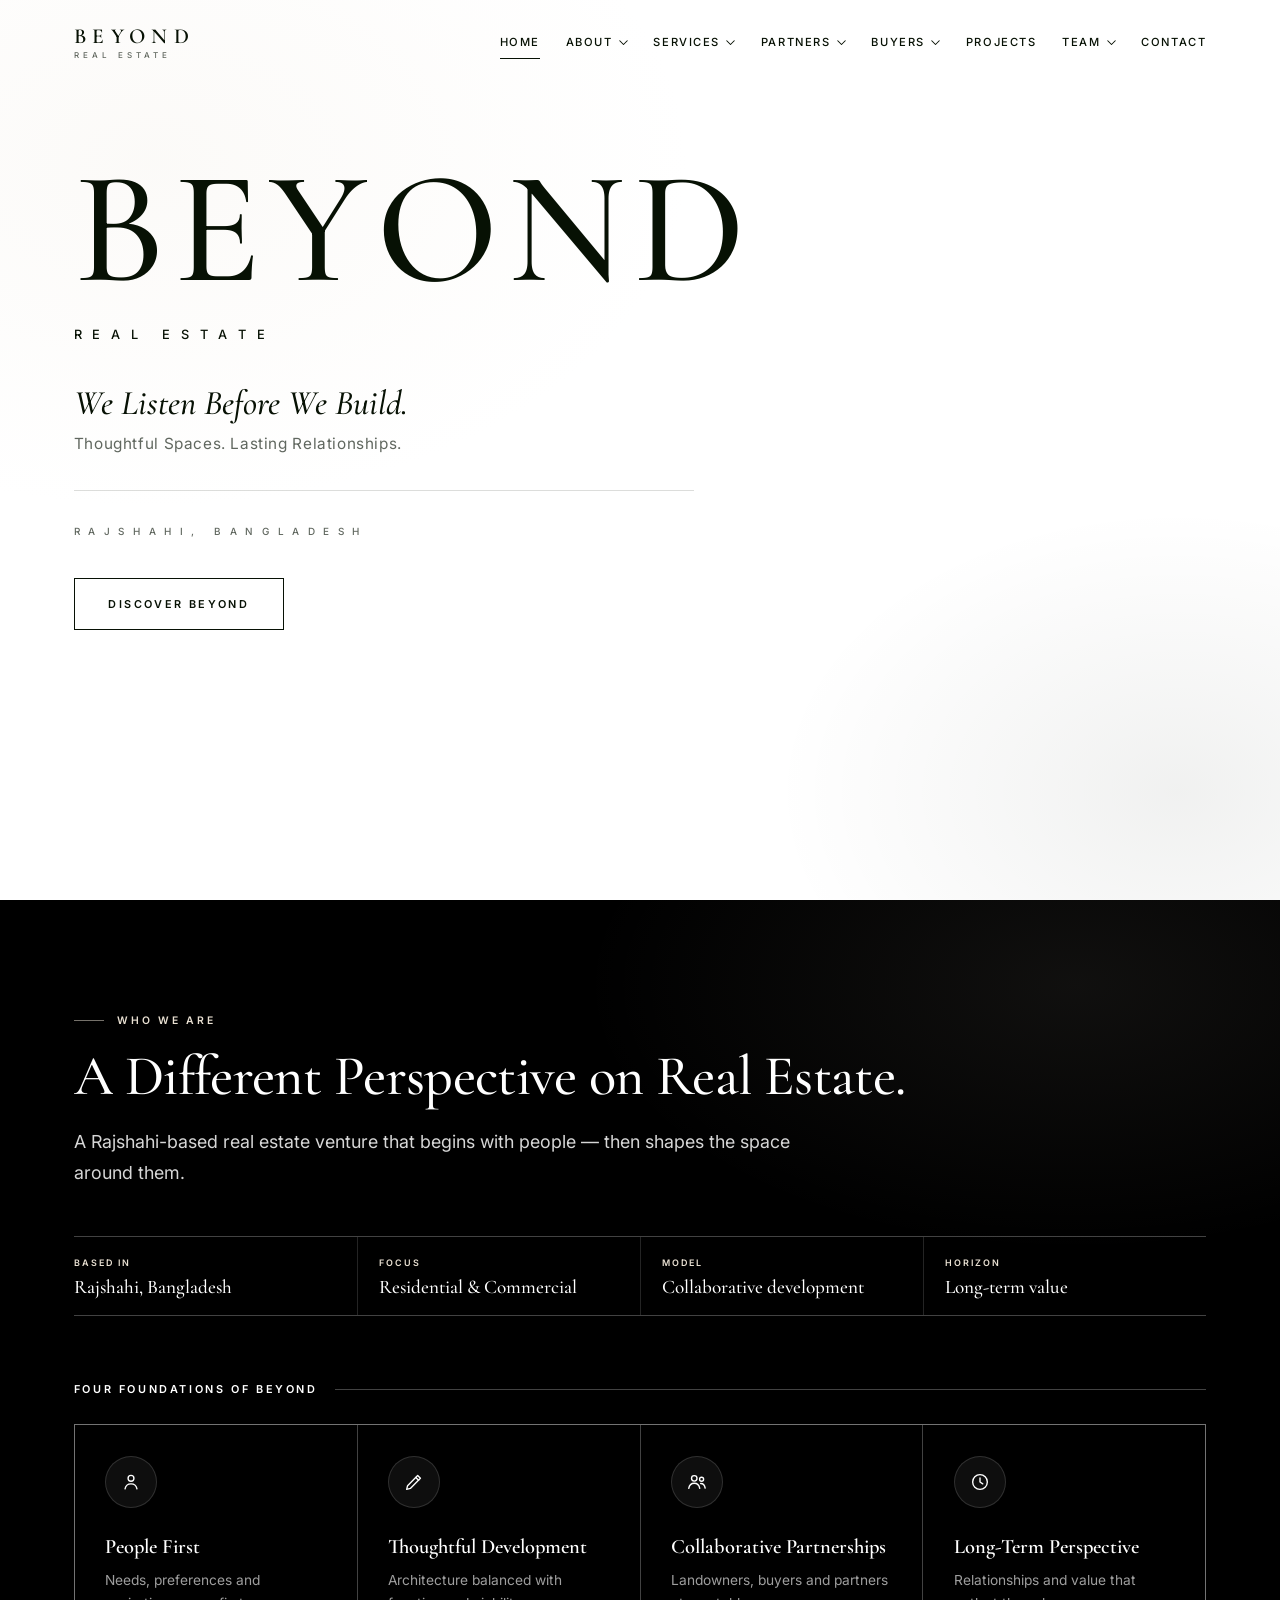
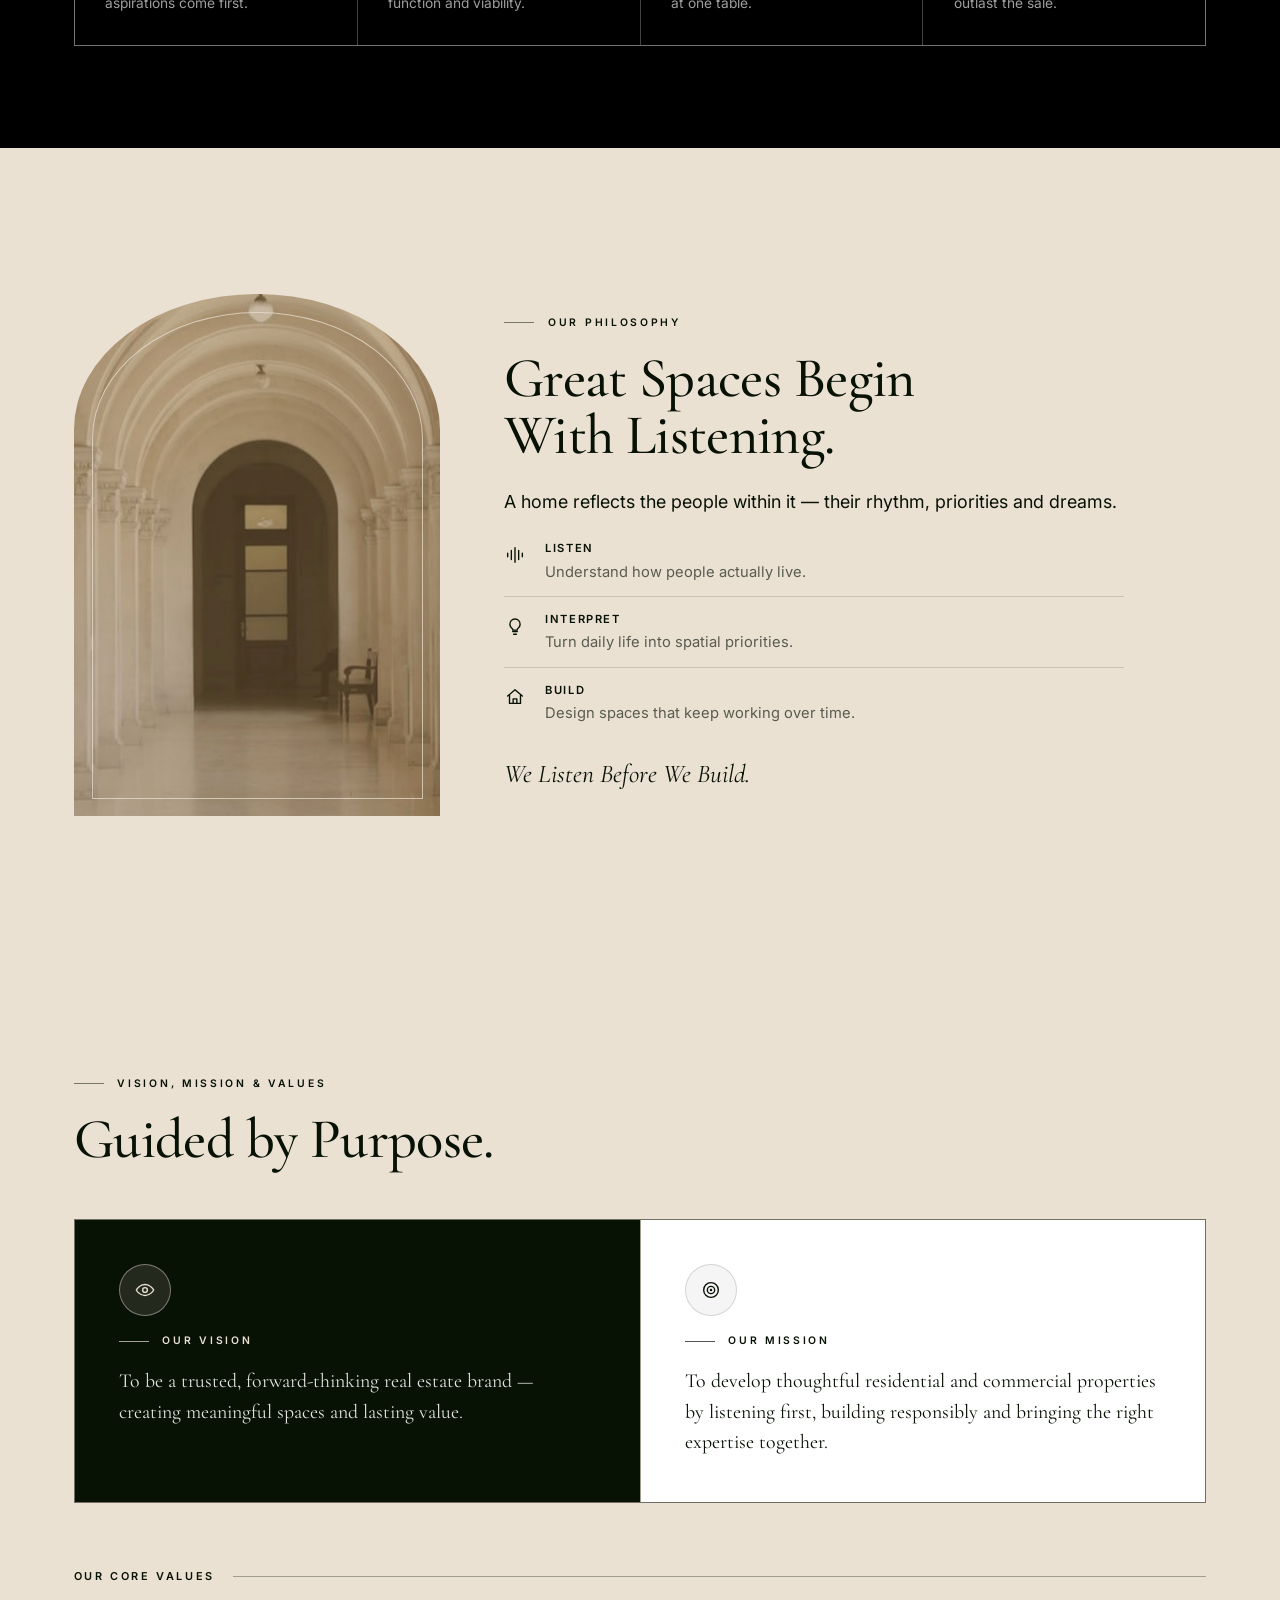
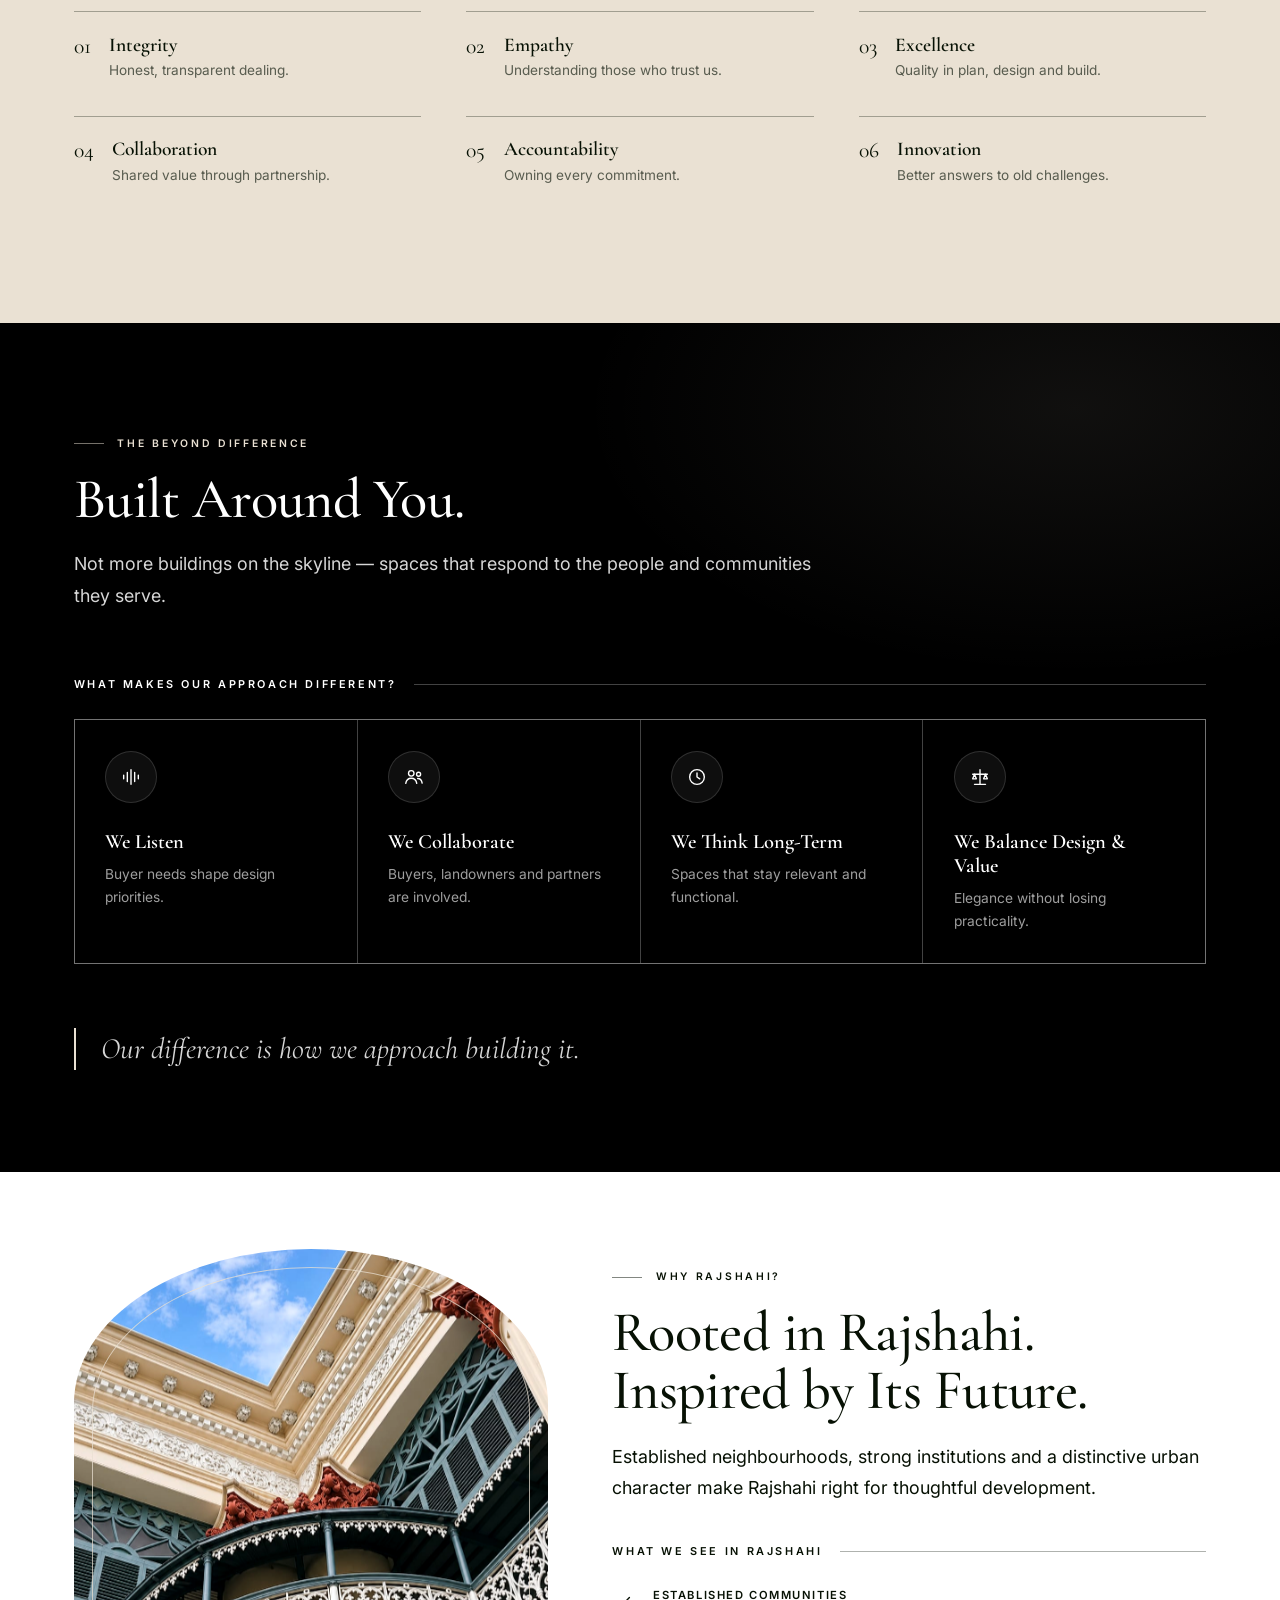
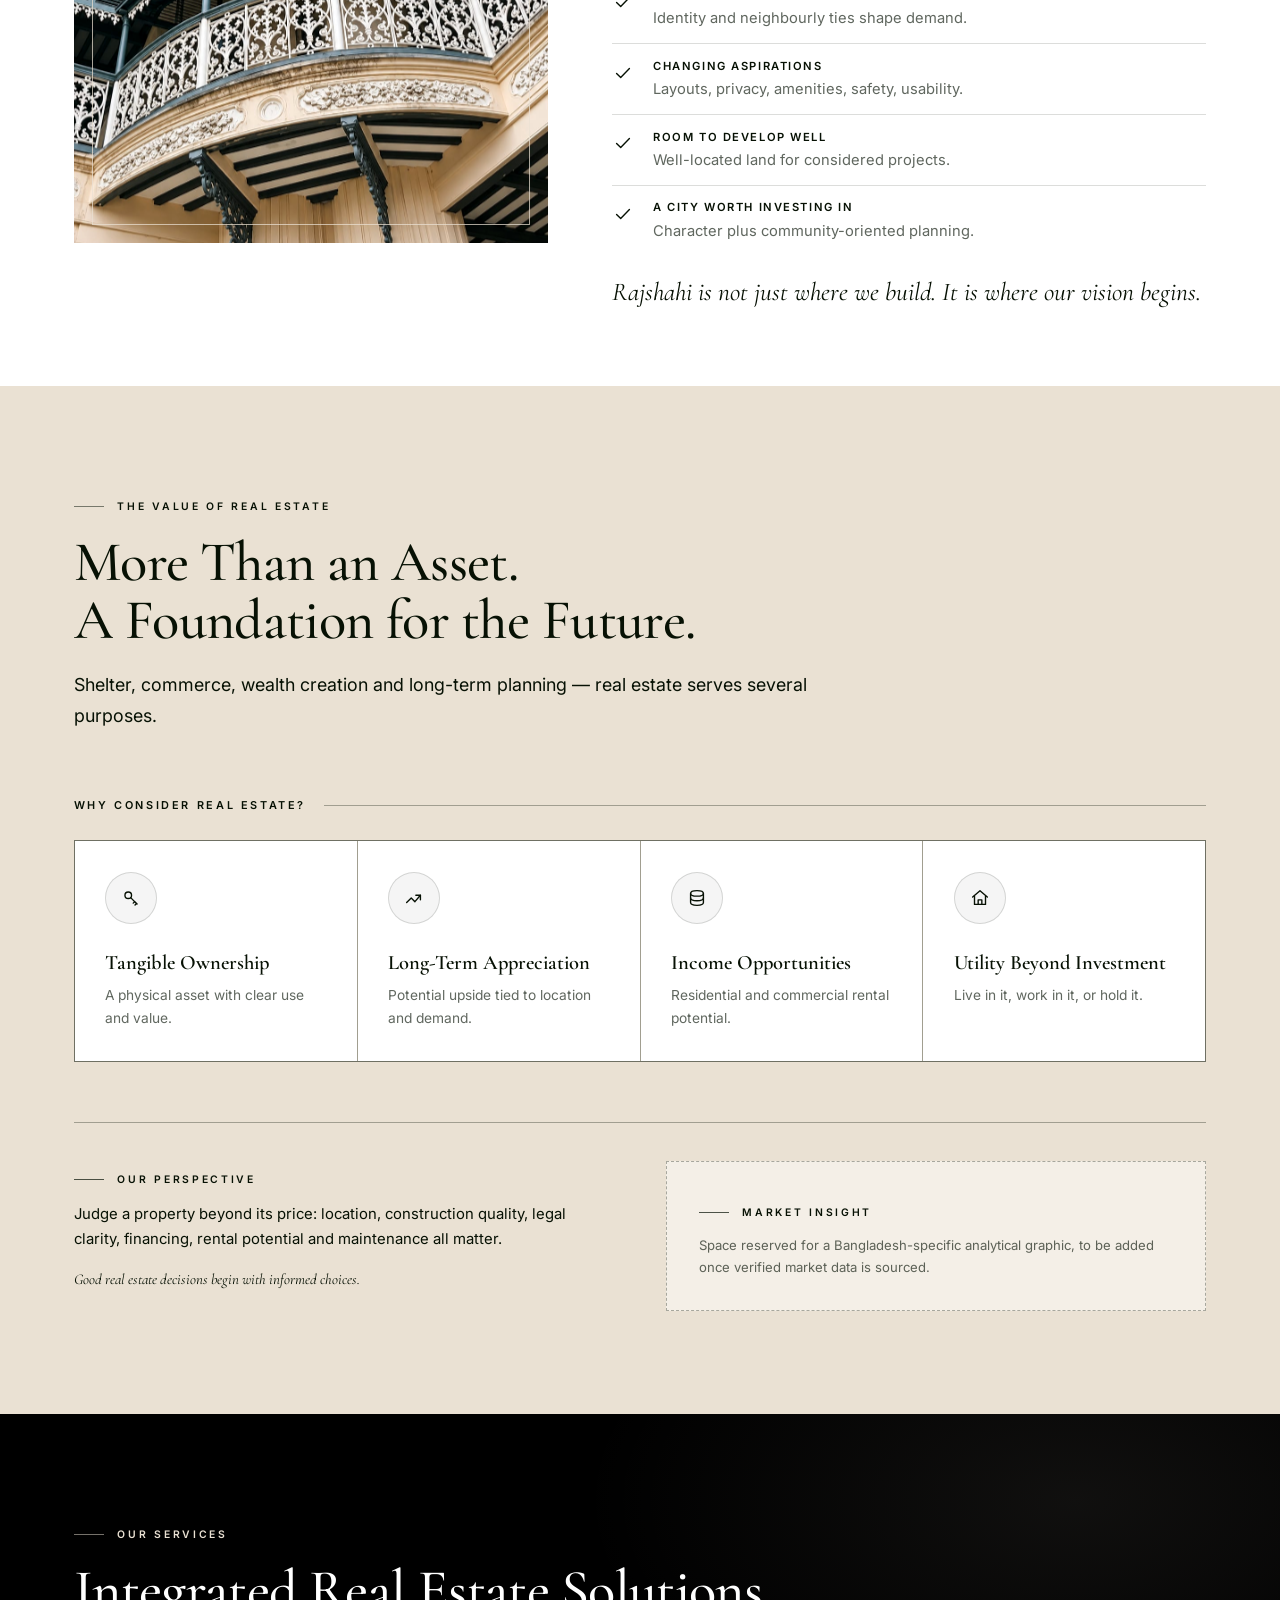
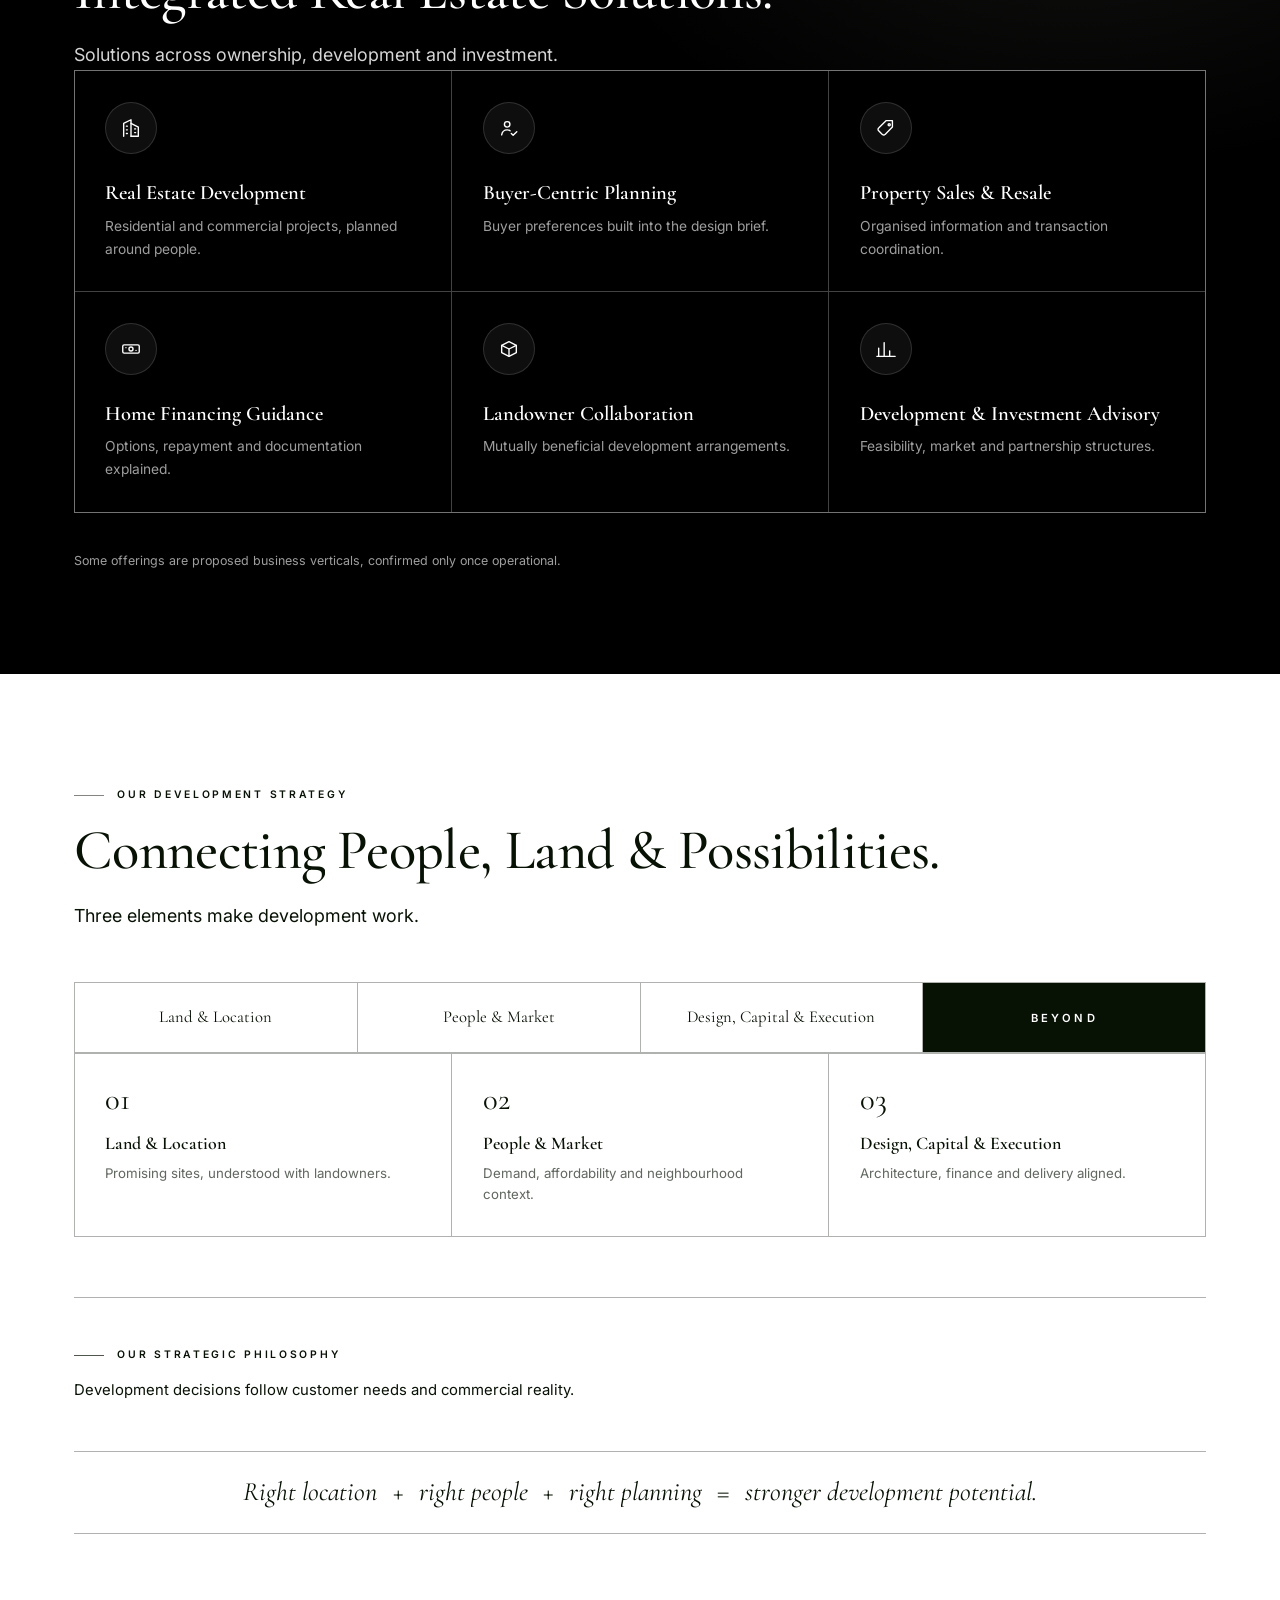
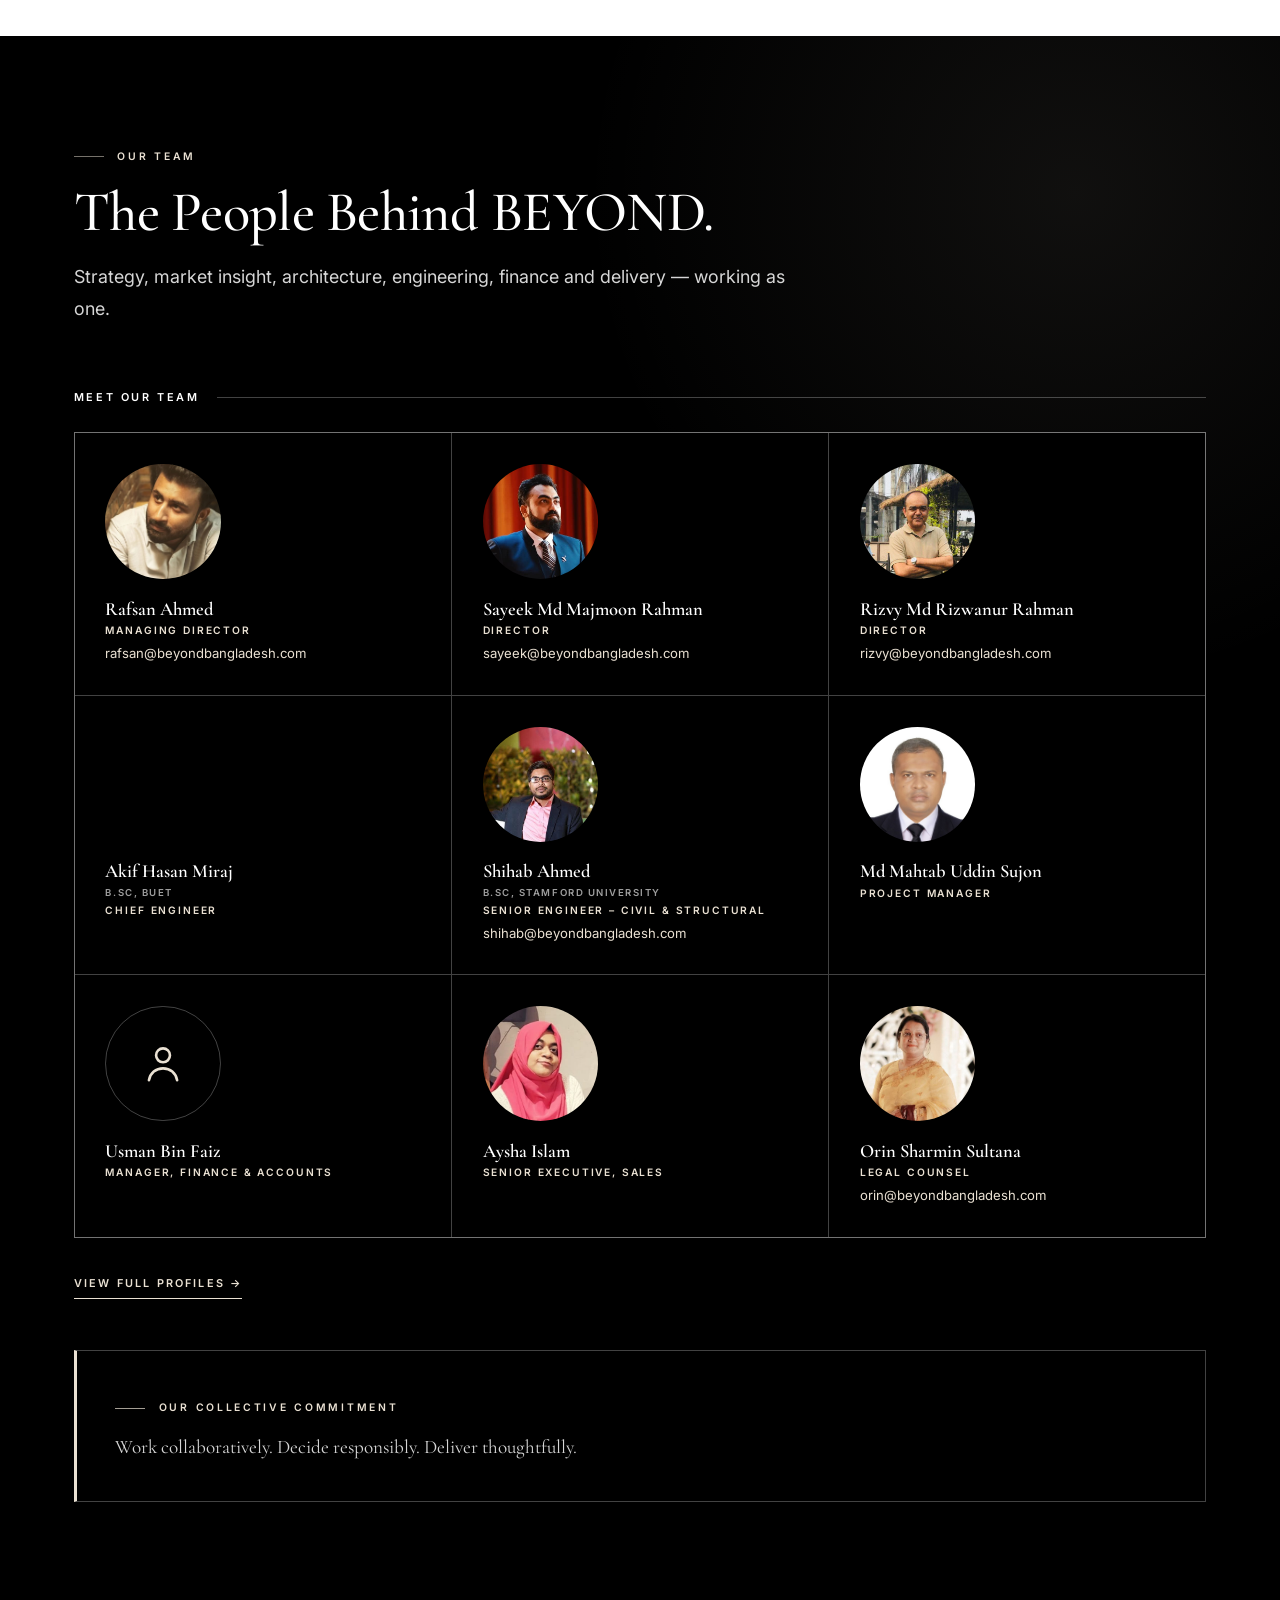
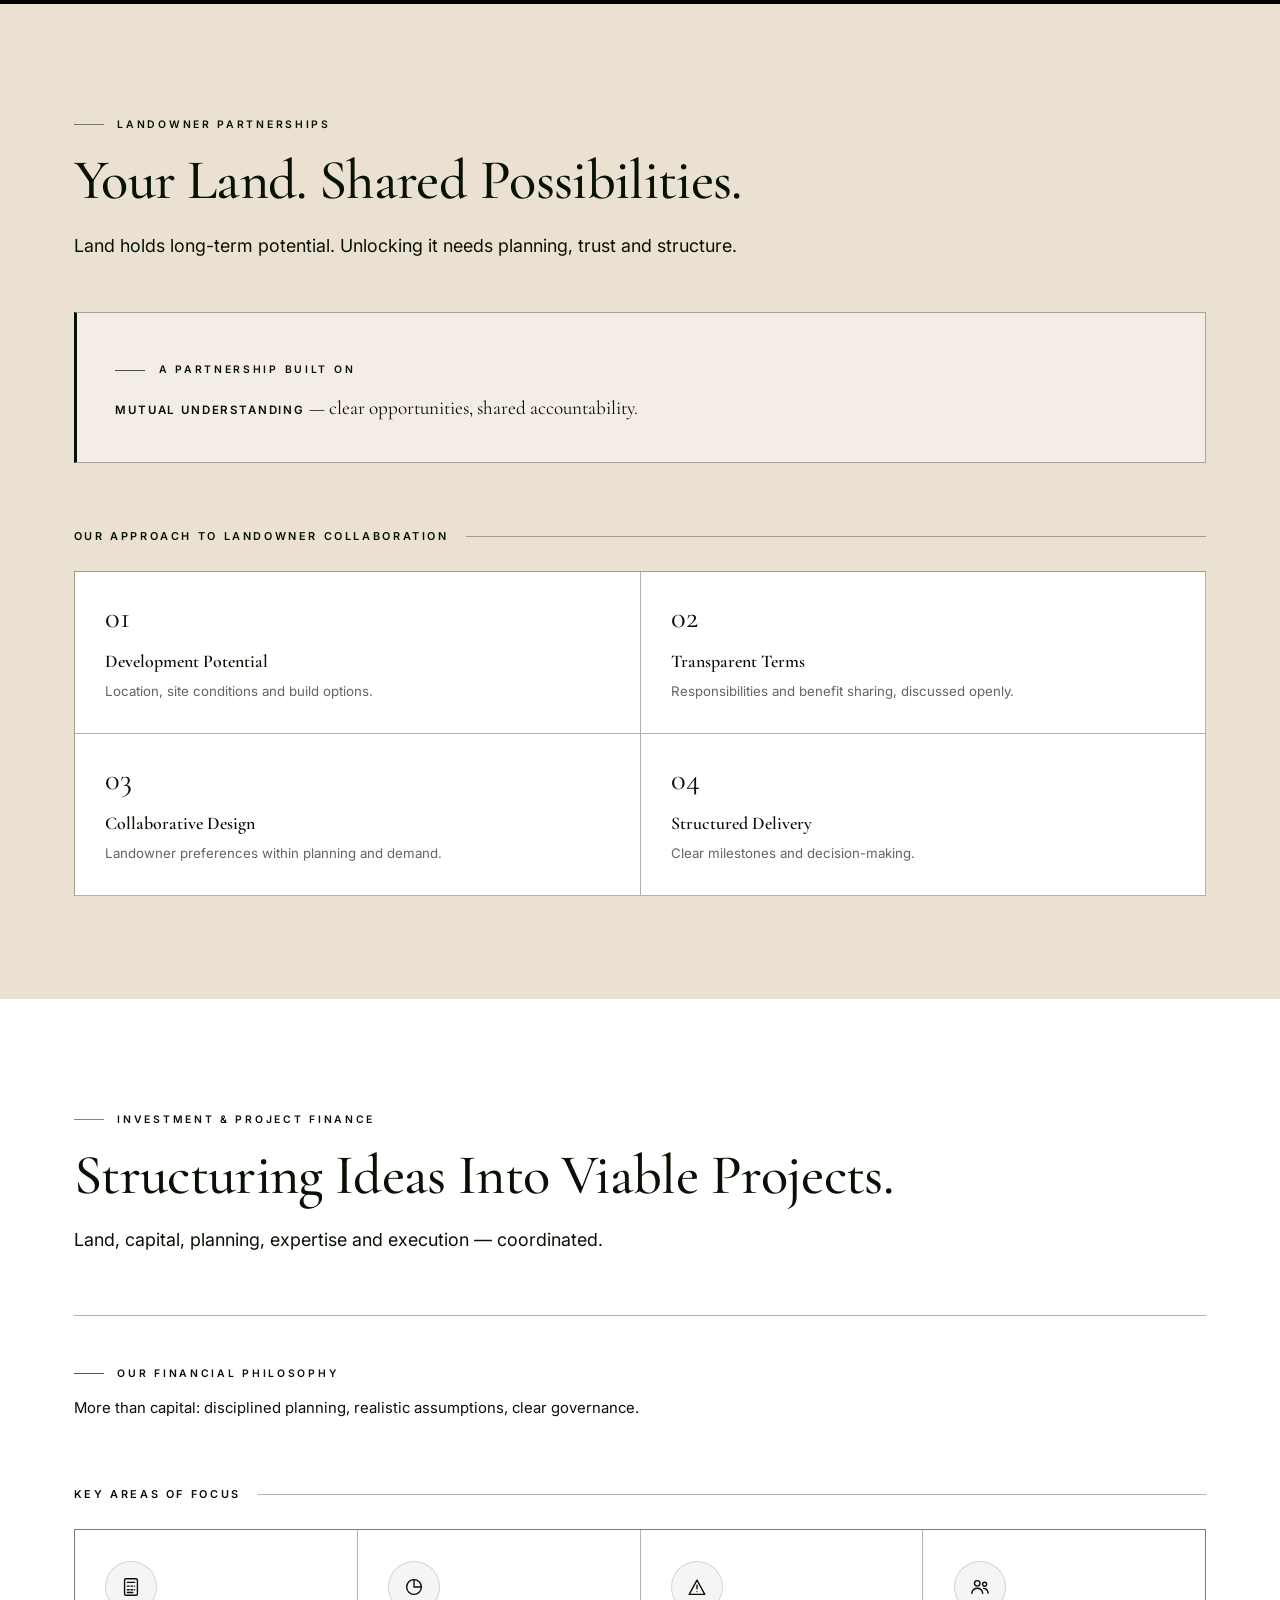
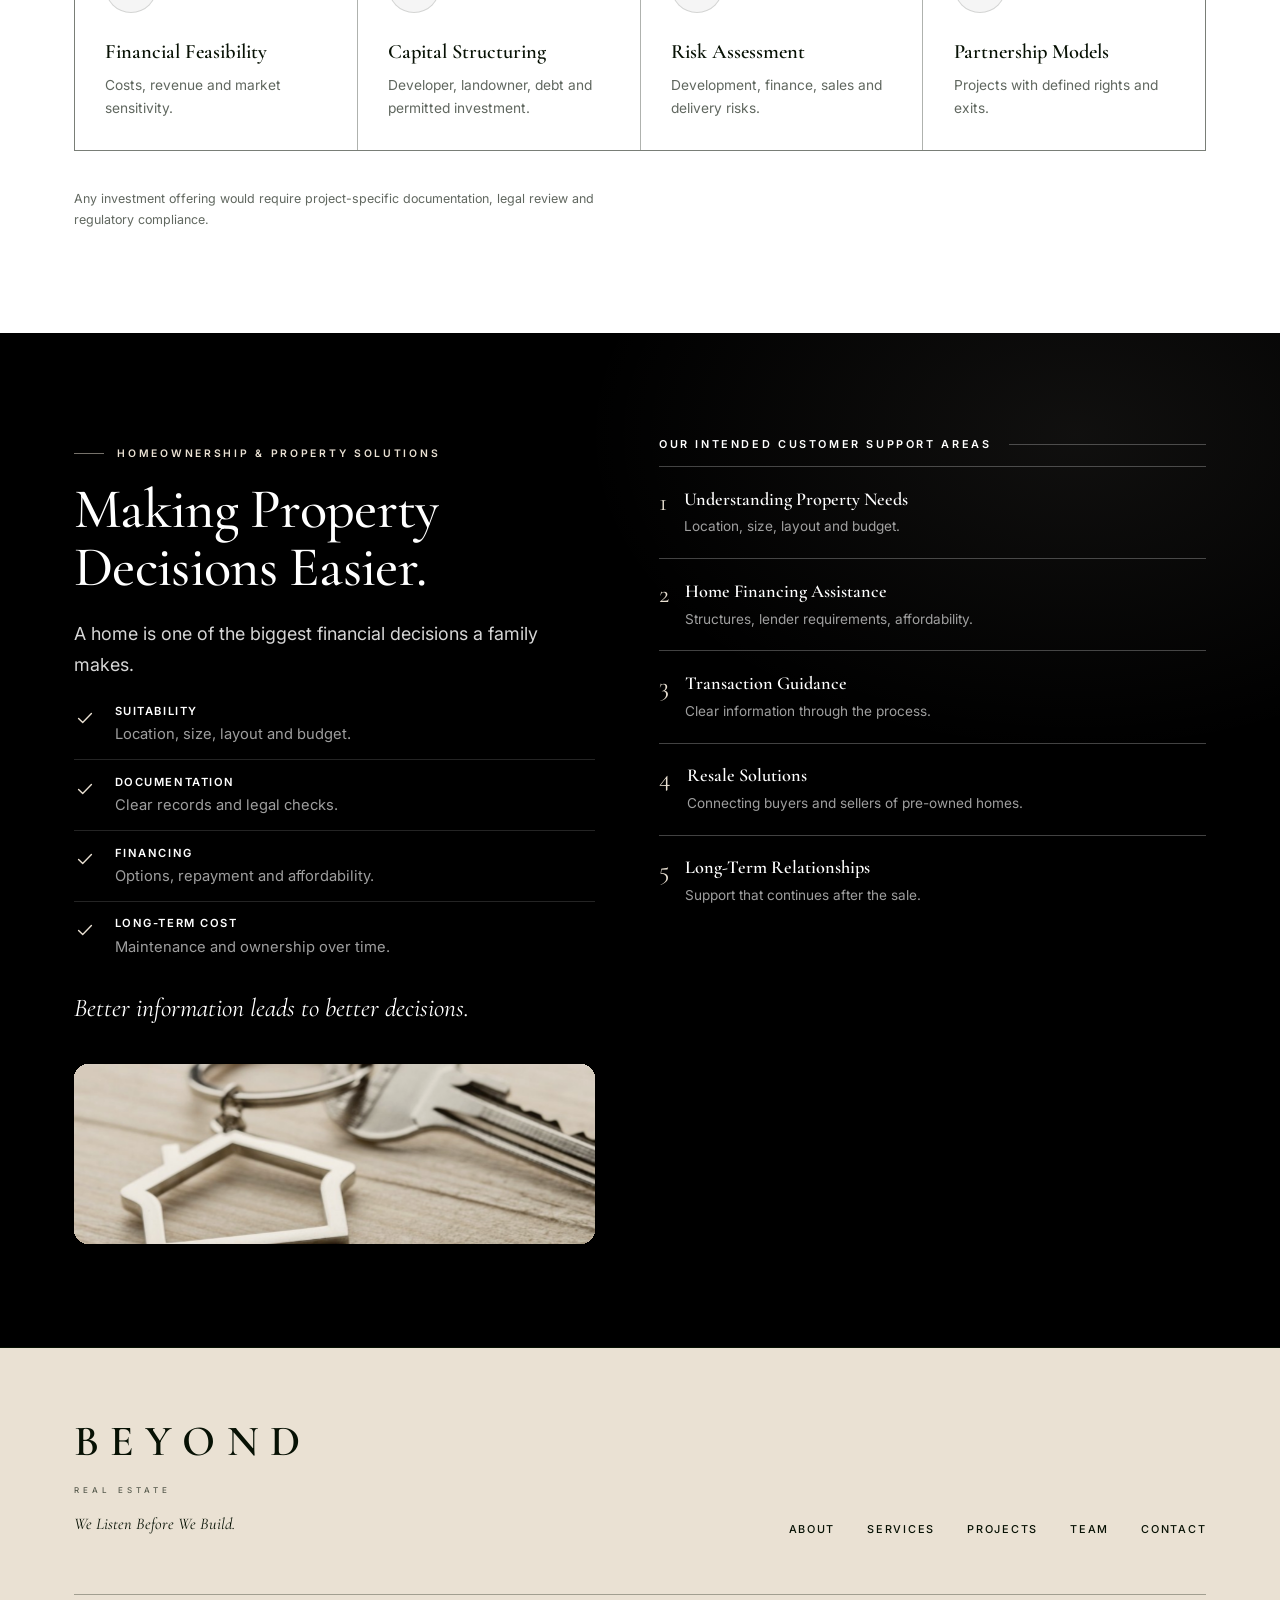
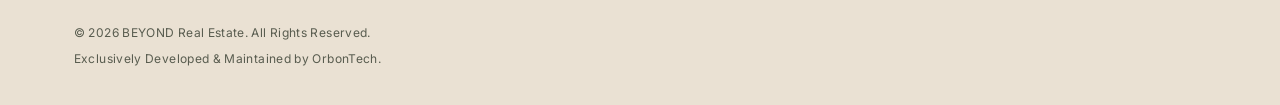
<file: index.html>
<!DOCTYPE html>
<html lang="en" class="deck">
<head>
  <meta charset="UTF-8" />
  <meta name="viewport" content="width=device-width, initial-scale=1.0" />
  <meta name="description" content="BEYOND Real Estate — a Rajshahi-based real estate venture built on thoughtful design, collaborative partnerships, and lasting value. Corporate Profile 2026." />
  <meta name="theme-color" content="#FFFFFF" />
  <title>BEYOND - Real Estate </title>

  <link rel="icon" href="assets/icon.jpg" type="image/jpeg" />
  <link rel="apple-touch-icon" href="assets/icon.jpg" />

  <link rel="preconnect" href="https://fonts.googleapis.com" />
  <link rel="preconnect" href="https://fonts.gstatic.com" crossorigin />
  <link href="https://fonts.googleapis.com/css2?family=Cormorant+Garamond:ital,wght@0,300;0,400;0,500;0,600;0,700;1,400;1,500;1,600&amp;family=Inter:wght@300;400;500;600&amp;display=swap" rel="stylesheet" />

  <link rel="preload" as="image" href="assets/architecture.jpeg" fetchpriority="high" />
  <link rel="stylesheet" href="css/style.css" />
</head>
<body>
  <a class="skip-link" href="#main">Skip to content</a>

  <header class="site-header" id="site-header">
    <div class="header-inner">
      <a class="brand" href="#home" aria-label="BEYOND Real Estate — home">
        <span class="brand-mark">BEYOND</span>
        <span class="brand-sub">REAL ESTATE</span>
      </a>

      <button class="nav-toggle" type="button" aria-expanded="false" aria-controls="site-nav" aria-label="Open menu">
        <span></span><span></span><span></span>
      </button>

      <nav class="site-nav" id="site-nav" aria-label="Primary">
        <ul class="nav-list">
          <li class="nav-item">
            <a class="nav-link" href="#home">Home</a>
          </li>

          <li class="nav-item has-dropdown">
            <button class="nav-link nav-trigger" type="button" aria-expanded="false" aria-controls="menu-about">
              About
              <svg class="chevron" viewBox="0 0 12 8" aria-hidden="true"><path d="M1 1l5 5 5-5" fill="none" stroke="currentColor" stroke-width="1.4" stroke-linecap="round" stroke-linejoin="round"/></svg>
            </button>
            <ul class="dropdown" id="menu-about">
              <li><a href="#who-we-are">Who We Are</a></li>
              <li><a href="#philosophy">Our Philosophy</a></li>
              <li><a href="#vision">Vision &amp; Values</a></li>
              <li><a href="#difference">The BEYOND Difference</a></li>
              <li><a href="#why-rajshahi">Why Rajshahi</a></li>
              <li><a href="#value">Value of Real Estate</a></li>
            </ul>
          </li>

          <li class="nav-item has-dropdown">
            <button class="nav-link nav-trigger" type="button" aria-expanded="false" aria-controls="menu-services">
              Services
              <svg class="chevron" viewBox="0 0 12 8" aria-hidden="true"><path d="M1 1l5 5 5-5" fill="none" stroke="currentColor" stroke-width="1.4" stroke-linecap="round" stroke-linejoin="round"/></svg>
            </button>
            <ul class="dropdown" id="menu-services">
              <li><a href="#services">Our Services</a></li>
              <li><a href="#strategy">Development Strategy</a></li>
              <li><a href="process.html">Development Process</a></li>
            </ul>
          </li>

          <li class="nav-item has-dropdown">
            <button class="nav-link nav-trigger" type="button" aria-expanded="false" aria-controls="menu-partners">
              Partners
              <svg class="chevron" viewBox="0 0 12 8" aria-hidden="true"><path d="M1 1l5 5 5-5" fill="none" stroke="currentColor" stroke-width="1.4" stroke-linecap="round" stroke-linejoin="round"/></svg>
            </button>
            <ul class="dropdown" id="menu-partners">
              <li><a href="#landowners">Landowner Partnerships</a></li>
              <li><a href="#investment">Investment &amp; Finance</a></li>
            </ul>
          </li>

          <li class="nav-item has-dropdown">
            <button class="nav-link nav-trigger" type="button" aria-expanded="false" aria-controls="menu-buyers">
              Buyers
              <svg class="chevron" viewBox="0 0 12 8" aria-hidden="true"><path d="M1 1l5 5 5-5" fill="none" stroke="currentColor" stroke-width="1.4" stroke-linecap="round" stroke-linejoin="round"/></svg>
            </button>
            <ul class="dropdown" id="menu-buyers">
              <li><a href="#homeownership">Homeownership Solutions</a></li>
              <li><a href="architecture.html">Architectural Philosophy</a></li>
            </ul>
          </li>

          <li class="nav-item">
            <a class="nav-link" href="projects.html">Projects</a>
          </li>

          <li class="nav-item has-dropdown">
            <button class="nav-link nav-trigger" type="button" aria-expanded="false" aria-controls="menu-team">
              Team
              <svg class="chevron" viewBox="0 0 12 8" aria-hidden="true"><path d="M1 1l5 5 5-5" fill="none" stroke="currentColor" stroke-width="1.4" stroke-linecap="round" stroke-linejoin="round"/></svg>
            </button>
            <ul class="dropdown" id="menu-team">
              <li><a href="team.html">Our Team</a></li>
              <li><a href="commitment.html">Our Commitment</a></li>
              <li><a href="execution.html">The Power of Execution</a></li>
            </ul>
          </li>

          <li class="nav-item">
            <a class="nav-link" href="contact.html">Contact</a>
          </li>
        </ul>
      </nav>
    </div>
  </header>

  <main id="main">

    <!-- ===================== HERO ===================== -->
    <section class="hero slide" id="home">
      <div class="hero-grid">
        <div class="hero-copy">
          <h1 class="hero-wordmark">BEYOND</h1>
          <p class="hero-realestate">R E A L &nbsp; E S T A T E</p>
          <p class="hero-tagline">We Listen Before We Build.</p>
          <p class="hero-sub">Thoughtful Spaces. Lasting Relationships.</p>
          <p class="hero-place">R A J S H A H I , &nbsp; B A N G L A D E S H</p>
          <a class="btn btn--outline" href="#who-we-are">Discover BEYOND</a>
        </div>
        <figure class="hero-media">
          <img src="assets/architecture.jpeg" alt="Architectural detail of a BEYOND development inspired by neoclassical and colonial traditions" width="840" height="1452" fetchpriority="high" decoding="async" />
        </figure>
      </div>
    </section>

    <!-- ===================== WHO WE ARE ===================== -->
    <section class="section section--dark slide" id="who-we-are" data-page="04">
      <div class="wrap">

        <span class="eyebrow">Who We Are</span>
        <h2 class="section-title">A Different Perspective on Real Estate.</h2>
        <p class="lead lead--narrow">A Rajshahi-based real estate venture that begins with people — then shapes the space around them.</p>

        <dl class="fact-strip">
          <div class="fact">
            <dt>Based in</dt>
            <dd>Rajshahi, Bangladesh</dd>
          </div>
          <div class="fact">
            <dt>Focus</dt>
            <dd>Residential &amp; Commercial</dd>
          </div>
          <div class="fact">
            <dt>Model</dt>
            <dd>Collaborative development</dd>
          </div>
          <div class="fact">
            <dt>Horizon</dt>
            <dd>Long-term value</dd>
          </div>
        </dl>

        <p class="subhead">Four Foundations of BEYOND</p>
        <div class="card-grid card-grid--4">
          <article class="card">
            <span class="icon-badge"><svg class="ic" viewBox="0 0 24 24" aria-hidden="true"><circle cx="12" cy="8" r="3.2"/><path d="M5.5 19.5c.6-3.4 3.2-5.5 6.5-5.5s5.9 2.1 6.5 5.5"/></svg></span>
            <h3>People First</h3>
            <p>Needs, preferences and aspirations come first.</p>
          </article>
          <article class="card">
            <span class="icon-badge"><svg class="ic" viewBox="0 0 24 24" aria-hidden="true"><path d="m4 20 4-1L19 8l-3-3L5 16l-1 4Z"/><path d="m14 7 3 3"/></svg></span>
            <h3>Thoughtful Development</h3>
            <p>Architecture balanced with function and viability.</p>
          </article>
          <article class="card">
            <span class="icon-badge"><svg class="ic" viewBox="0 0 24 24" aria-hidden="true"><circle cx="9" cy="8" r="3"/><path d="M3 19c.6-3.6 3-5.6 6-5.6s5.4 2 6 5.6"/><circle cx="17" cy="9" r="2.2"/><path d="M16 13.6c2.6 0 4.4 1.9 4.9 5"/></svg></span>
            <h3>Collaborative Partnerships</h3>
            <p>Landowners, buyers and partners at one table.</p>
          </article>
          <article class="card">
            <span class="icon-badge"><svg class="ic" viewBox="0 0 24 24" aria-hidden="true"><circle cx="12" cy="12" r="8"/><path d="M12 7.5V12l3 2"/></svg></span>
            <h3>Long-Term Perspective</h3>
            <p>Relationships and value that outlast the sale.</p>
          </article>
        </div>

      </div>
    </section>

    <!-- ===================== PHILOSOPHY ===================== -->
    <section class="section section--beige slide" id="philosophy" data-page="02">
      <div class="wrap">

        <div class="split split--media-left split--ratio-philosophy">
          <figure class="media-frame">
            <img src="assets/philosophy.jpeg" alt="Interior detail of a thoughtfully designed BEYOND home" width="1020" height="1452" loading="lazy" decoding="async" />
          </figure>
          <div class="split-copy">
            <span class="eyebrow">Our Philosophy</span>
            <h2 class="section-title">Great Spaces Begin With Listening.</h2>
            <p class="lead">A home reflects the people within it — their rhythm, priorities and dreams.</p>

            <ul class="icon-list">
              <li>
                <svg class="ic" viewBox="0 0 24 24" aria-hidden="true"><path d="M4 10v4M8 7v10M12 4v16M16 7v10M20 10v4"/></svg>
                <div><strong>Listen</strong><span>Understand how people actually live.</span></div>
              </li>
              <li>
                <svg class="ic" viewBox="0 0 24 24" aria-hidden="true"><path d="M9.5 18h5"/><path d="M10.5 21h3"/><path d="M8.6 14.4a5.6 5.6 0 1 1 6.8 0c-.8.6-1.1 1.3-1.1 2.1h-4.6c0-.8-.3-1.5-1.1-2.1Z"/></svg>
                <div><strong>Interpret</strong><span>Turn daily life into spatial priorities.</span></div>
              </li>
              <li>
                <svg class="ic" viewBox="0 0 24 24" aria-hidden="true"><path d="m4 11 8-7 8 7"/><path d="M6 10v9h12v-9"/><path d="M10 19v-5h4v5"/></svg>
                <div><strong>Build</strong><span>Design spaces that keep working over time.</span></div>
              </li>
            </ul>

            <p class="pull-line">We Listen Before We Build.</p>
          </div>
        </div>

      </div>
    </section>

    <!-- ===================== VISION, MISSION & VALUES ===================== -->
    <section class="section section--beige slide" id="vision" data-page="05">
      <div class="wrap">

        <span class="eyebrow">Vision, Mission &amp; Values</span>
        <h2 class="section-title">Guided by Purpose.</h2>

        <div class="vision-grid">
          <article class="vision-card vision-card--dark">
            <span class="icon-badge"><svg class="ic" viewBox="0 0 24 24" aria-hidden="true"><path d="M2.5 12s3.5-6 9.5-6 9.5 6 9.5 6-3.5 6-9.5 6-9.5-6-9.5-6Z"/><circle cx="12" cy="12" r="2.6"/></svg></span>
            <span class="eyebrow">Our Vision</span>
            <p>To be a trusted, forward-thinking real estate brand — creating meaningful spaces and lasting value.</p>
          </article>
          <article class="vision-card">
            <span class="icon-badge"><svg class="ic" viewBox="0 0 24 24" aria-hidden="true"><circle cx="12" cy="12" r="8"/><circle cx="12" cy="12" r="4"/><circle cx="12" cy="12" r="0.6"/></svg></span>
            <span class="eyebrow">Our Mission</span>
            <p>To develop thoughtful residential and commercial properties by listening first, building responsibly and bringing the right expertise together.</p>
          </article>
        </div>

        <p class="subhead">Our Core Values</p>
        <div class="value-grid">
          <article class="value-item"><span class="num">01</span><h3>Integrity</h3><p>Honest, transparent dealing.</p></article>
          <article class="value-item"><span class="num">02</span><h3>Empathy</h3><p>Understanding those who trust us.</p></article>
          <article class="value-item"><span class="num">03</span><h3>Excellence</h3><p>Quality in plan, design and build.</p></article>
          <article class="value-item"><span class="num">04</span><h3>Collaboration</h3><p>Shared value through partnership.</p></article>
          <article class="value-item"><span class="num">05</span><h3>Accountability</h3><p>Owning every commitment.</p></article>
          <article class="value-item"><span class="num">06</span><h3>Innovation</h3><p>Better answers to old challenges.</p></article>
        </div>

      </div>
    </section>

    <!-- ===================== THE BEYOND DIFFERENCE ===================== -->
    <section class="section section--dark slide" id="difference" data-page="06">
      <div class="wrap">

        <span class="eyebrow">The BEYOND Difference</span>
        <h2 class="section-title">Built Around You.</h2>
        <p class="lead lead--narrow">Not more buildings on the skyline — spaces that respond to the people and communities they serve.</p>

        <p class="subhead">What Makes Our Approach Different?</p>
        <div class="card-grid card-grid--4">
          <article class="card">
            <span class="icon-badge"><svg class="ic" viewBox="0 0 24 24" aria-hidden="true"><path d="M4 10v4M8 7v10M12 4v16M16 7v10M20 10v4"/></svg></span>
            <h3>We Listen</h3>
            <p>Buyer needs shape design priorities.</p>
          </article>
          <article class="card">
            <span class="icon-badge"><svg class="ic" viewBox="0 0 24 24" aria-hidden="true"><circle cx="9" cy="8" r="3"/><path d="M3 19c.6-3.6 3-5.6 6-5.6s5.4 2 6 5.6"/><circle cx="17" cy="9" r="2.2"/><path d="M16 13.6c2.6 0 4.4 1.9 4.9 5"/></svg></span>
            <h3>We Collaborate</h3>
            <p>Buyers, landowners and partners are involved.</p>
          </article>
          <article class="card">
            <span class="icon-badge"><svg class="ic" viewBox="0 0 24 24" aria-hidden="true"><circle cx="12" cy="12" r="8"/><path d="M12 7.5V12l3 2"/></svg></span>
            <h3>We Think Long-Term</h3>
            <p>Spaces that stay relevant and functional.</p>
          </article>
          <article class="card">
            <span class="icon-badge"><svg class="ic" viewBox="0 0 24 24" aria-hidden="true"><path d="M12 4v16M6 20h12"/><path d="M4 9h16"/><path d="m6 9-2 5h4L6 9ZM18 9l-2 5h4l-2-5Z"/></svg></span>
            <h3>We Balance Design &amp; Value</h3>
            <p>Elegance without losing practicality.</p>
          </article>
        </div>

        <p class="closing-line">Our difference is how we approach building it.</p>

      </div>
    </section>

    <!-- ===================== WHY RAJSHAHI ===================== -->
    <section class="section slide" id="why-rajshahi" data-page="07">
      <div class="wrap">

        <div class="split split--media-left split--ratio-rajshahi">
          <figure class="media-frame">
            <img src="assets/rajshahi.jpeg" alt="Ornate historic balcony and facade architecture in Rajshahi" width="1121" height="1403" loading="lazy" decoding="async" />
          </figure>
          <div class="split-copy">
            <span class="eyebrow">Why Rajshahi?</span>
            <h2 class="section-title">Rooted in Rajshahi. Inspired by Its Future.</h2>
            <p class="lead">Established neighbourhoods, strong institutions and a distinctive urban character make Rajshahi right for thoughtful development.</p>

            <p class="subhead subhead--tight">What We See in Rajshahi</p>
            <ul class="icon-list">
              <li>
                <svg class="ic" viewBox="0 0 24 24" aria-hidden="true"><path d="m5 12.5 4.5 4.5L19 7"/></svg>
                <div><strong>Established Communities</strong><span>Identity and neighbourly ties shape demand.</span></div>
              </li>
              <li>
                <svg class="ic" viewBox="0 0 24 24" aria-hidden="true"><path d="m5 12.5 4.5 4.5L19 7"/></svg>
                <div><strong>Changing Aspirations</strong><span>Layouts, privacy, amenities, safety, usability.</span></div>
              </li>
              <li>
                <svg class="ic" viewBox="0 0 24 24" aria-hidden="true"><path d="m5 12.5 4.5 4.5L19 7"/></svg>
                <div><strong>Room to Develop Well</strong><span>Well-located land for considered projects.</span></div>
              </li>
              <li>
                <svg class="ic" viewBox="0 0 24 24" aria-hidden="true"><path d="m5 12.5 4.5 4.5L19 7"/></svg>
                <div><strong>A City Worth Investing In</strong><span>Character plus community-oriented planning.</span></div>
              </li>
            </ul>

            <p class="pull-line">Rajshahi is not just where we build. It is where our vision begins.</p>
          </div>
        </div>

      </div>
    </section>

    <!-- ===================== VALUE OF REAL ESTATE ===================== -->
    <section class="section section--beige slide" id="value" data-page="08">
      <div class="wrap">

        <span class="eyebrow">The Value of Real Estate</span>
        <h2 class="section-title">More Than an Asset.<br />A Foundation for the Future.</h2>
        <p class="lead lead--narrow">Shelter, commerce, wealth creation and long-term planning — real estate serves several purposes.</p>

        <p class="subhead">Why Consider Real Estate?</p>
        <div class="card-grid card-grid--4">
          <article class="card">
            <span class="icon-badge"><svg class="ic" viewBox="0 0 24 24" aria-hidden="true"><circle cx="9" cy="9" r="3.6"/><path d="m11.6 11.6 7 7"/><path d="m16 16-1.6 1.6M18 18l-1.6 1.6"/></svg></span>
            <h3>Tangible Ownership</h3>
            <p>A physical asset with clear use and value.</p>
          </article>
          <article class="card">
            <span class="icon-badge"><svg class="ic" viewBox="0 0 24 24" aria-hidden="true"><path d="M4 17l5-5 4 4 6-7"/><path d="M14 9h5v5"/></svg></span>
            <h3>Long-Term Appreciation</h3>
            <p>Potential upside tied to location and demand.</p>
          </article>
          <article class="card">
            <span class="icon-badge"><svg class="ic" viewBox="0 0 24 24" aria-hidden="true"><ellipse cx="12" cy="7" rx="7" ry="3"/><path d="M5 7v5c0 1.7 3.1 3 7 3s7-1.3 7-3V7"/><path d="M5 12v5c0 1.7 3.1 3 7 3s7-1.3 7-3v-5"/></svg></span>
            <h3>Income Opportunities</h3>
            <p>Residential and commercial rental potential.</p>
          </article>
          <article class="card">
            <span class="icon-badge"><svg class="ic" viewBox="0 0 24 24" aria-hidden="true"><path d="m4 11 8-7 8 7"/><path d="M6 10v9h12v-9"/><path d="M10 19v-5h4v5"/></svg></span>
            <h3>Utility Beyond Investment</h3>
            <p>Live in it, work in it, or hold it.</p>
          </article>
        </div>

        <div class="perspective">
          <div>
            <span class="eyebrow">Our Perspective</span>
            <p>Judge a property beyond its price: location, construction quality, legal clarity, financing, rental potential and maintenance all matter.</p>
            <p class="pull-line">Good real estate decisions begin with informed choices.</p>
          </div>
          <aside class="note">
            <span class="eyebrow">Market Insight</span>
            <p>Space reserved for a Bangladesh-specific analytical graphic, to be added once verified market data is sourced.</p>
          </aside>
        </div>

      </div>
    </section>

    <!-- ===================== OUR SERVICES ===================== -->
    <section class="section section--dark slide" id="services" data-page="09">
      <div class="wrap">

        <span class="eyebrow">Our Services</span>
        <h2 class="section-title">Integrated Real Estate Solutions.</h2>
        <p class="lead lead--narrow">Solutions across ownership, development and investment.</p>

        <div class="card-grid card-grid--3">
          <article class="card">
            <span class="icon-badge"><svg class="ic" viewBox="0 0 24 24" aria-hidden="true"><path d="M4 21V7l8-4v18"/><path d="M12 21h8V11l-8-4"/><path d="M7 10h1M7 14h1M7 18h1M16 13h1M16 17h1"/></svg></span>
            <h3>Real Estate Development</h3>
            <p>Residential and commercial projects, planned around people.</p>
          </article>
          <article class="card">
            <span class="icon-badge"><svg class="ic" viewBox="0 0 24 24" aria-hidden="true"><circle cx="10" cy="8" r="3"/><path d="M4 19.5c.6-3.4 3-5.4 6-5.4 1.2 0 2.3.3 3.2.9"/><path d="m14.5 18 2 2 4-4"/></svg></span>
            <h3>Buyer-Centric Planning</h3>
            <p>Buyer preferences built into the design brief.</p>
          </article>
          <article class="card">
            <span class="icon-badge"><svg class="ic" viewBox="0 0 24 24" aria-hidden="true"><path d="M4 12 12 4h7v7l-8 8a2 2 0 0 1-3 0l-4-4a2 2 0 0 1 0-3Z"/><circle cx="15.5" cy="8.5" r="1.2"/></svg></span>
            <h3>Property Sales &amp; Resale</h3>
            <p>Organised information and transaction coordination.</p>
          </article>
          <article class="card">
            <span class="icon-badge"><svg class="ic" viewBox="0 0 24 24" aria-hidden="true"><rect x="3" y="7.5" width="18" height="9" rx="1.5"/><circle cx="12" cy="12" r="2.2"/><path d="M6.5 10.5v.01M17.5 13.5v.01"/></svg></span>
            <h3>Home Financing Guidance</h3>
            <p>Options, repayment and documentation explained.</p>
          </article>
          <article class="card">
            <span class="icon-badge"><svg class="ic" viewBox="0 0 24 24" aria-hidden="true"><path d="M4 8 12 4l8 4-8 4-8-4Z"/><path d="M4 8v8l8 4 8-4V8"/><path d="M12 12v8"/></svg></span>
            <h3>Landowner Collaboration</h3>
            <p>Mutually beneficial development arrangements.</p>
          </article>
          <article class="card">
            <span class="icon-badge"><svg class="ic" viewBox="0 0 24 24" aria-hidden="true"><path d="M4 20V11M10 20V5M16 20v-6M22 20H2"/></svg></span>
            <h3>Development &amp; Investment Advisory</h3>
            <p>Feasibility, market and partnership structures.</p>
          </article>
        </div>

        <p class="note-line">Some offerings are proposed business verticals, confirmed only once operational.</p>

      </div>
    </section>

    <!-- ===================== DEVELOPMENT STRATEGY ===================== -->
    <section class="section slide" id="strategy" data-page="10">
      <div class="wrap">

        <span class="eyebrow">Our Development Strategy</span>
        <h2 class="section-title">Connecting People, Land &amp; Possibilities.</h2>
        <p class="lead lead--narrow">Three elements make development work.</p>

        <div class="pillar-row">
          <div class="pillar">Land &amp; Location</div>
          <div class="pillar">People &amp; Market</div>
          <div class="pillar">Design, Capital &amp; Execution</div>
          <div class="pillar pillar--accent">BEYOND</div>
        </div>

        <div class="steps steps--3">
          <article class="step">
            <span class="num">01</span>
            <h3>Land &amp; Location</h3>
            <p>Promising sites, understood with landowners.</p>
          </article>
          <article class="step">
            <span class="num">02</span>
            <h3>People &amp; Market</h3>
            <p>Demand, affordability and neighbourhood context.</p>
          </article>
          <article class="step">
            <span class="num">03</span>
            <h3>Design, Capital &amp; Execution</h3>
            <p>Architecture, finance and delivery aligned.</p>
          </article>
        </div>

        <div class="perspective">
          <div>
            <span class="eyebrow">Our Strategic Philosophy</span>
            <p>Development decisions follow customer needs and commercial reality.</p>
          </div>
        </div>
        <p class="formula">Right location <span>+</span> right people <span>+</span> right planning <span>=</span> stronger development potential.</p>

      </div>
    </section>

    <!-- ===================== OUR TEAM ===================== -->
    <section class="section section--dark slide" id="team" data-page="17">
      <div class="wrap">

        <span class="eyebrow">Our Team</span>
        <h2 class="section-title">The People Behind BEYOND.</h2>
        <p class="lead lead--narrow">Strategy, market insight, architecture, engineering, finance and delivery — working as one.</p>

        <p class="subhead">Meet Our Team</p>
        <div class="team-grid">
          <article class="team-card"><div class="avatar avatar--photo" aria-hidden="true"><img src="assets/Team/Rafsan.jpeg" alt="" width="1283" height="1286" loading="lazy" decoding="async" style="--avatar-focus: 43% 0%; --avatar-zoom: 1.3" /></div><div class="team-card-copy"><h3>Rafsan Ahmed</h3><p class="role">Managing Director</p><p class="bio"><a href="mailto:rafsan@beyondbangladesh.com">rafsan@beyondbangladesh.com</a></p></div></article>
          <article class="team-card"><div class="avatar avatar--photo" aria-hidden="true"><img src="assets/Team/Sayeek.jpeg" alt="" width="2039" height="2048" loading="lazy" decoding="async" style="--avatar-focus: 50% 10%; --avatar-zoom: 1.8" /></div><div class="team-card-copy"><h3>Sayeek Md Majmoon Rahman</h3><p class="role">Director</p><p class="bio"><a href="mailto:sayeek@beyondbangladesh.com">sayeek@beyondbangladesh.com</a></p></div></article>
          <article class="team-card"><div class="avatar avatar--photo" aria-hidden="true"><img src="assets/Team/Rizvy.jpeg" alt="" width="1200" height="1600" loading="lazy" decoding="async" style="--avatar-focus: 50% 31%; --avatar-zoom: 2.8" /></div><div class="team-card-copy"><h3>Rizvy Md Rizwanur Rahman</h3><p class="role">Director</p><p class="bio"><a href="mailto:rizvy@beyondbangladesh.com">rizvy@beyondbangladesh.com</a></p></div></article>
          <article class="team-card"><div class="avatar avatar--photo" aria-hidden="true"><img src="assets/Team/Miraj-Avatar.jpeg" alt="" width="1000" height="1000" loading="lazy" decoding="async" /></div><div class="team-card-copy"><h3>Akif Hasan Miraj</h3><p class="creds">B.Sc, BUET</p><p class="role">Chief Engineer</p></div></article>
          <article class="team-card"><div class="avatar avatar--photo" aria-hidden="true"><img src="assets/Team/Shihab.jpeg" alt="" width="888" height="888" loading="lazy" decoding="async" style="--avatar-focus: 61.5% 0%; --avatar-zoom: 2.2" /></div><div class="team-card-copy"><h3>Shihab Ahmed</h3><p class="creds">B.Sc, Stamford University</p><p class="role">Senior Engineer – Civil &amp; Structural</p><p class="bio"><a href="mailto:shihab@beyondbangladesh.com">shihab@beyondbangladesh.com</a></p></div></article>
          <article class="team-card"><div class="avatar avatar--photo" aria-hidden="true"><img src="assets/Team/Sujon-Avatar.jpeg" alt="" width="500" height="500" loading="lazy" decoding="async" /></div><div class="team-card-copy"><h3>Md Mahtab Uddin Sujon</h3><p class="role">Project Manager</p></div></article>
          <article class="team-card"><div class="avatar avatar--icon" aria-hidden="true"><svg class="ic" viewBox="0 0 24 24"><circle cx="12" cy="8" r="3.2"/><path d="M5.5 19.5c.6-3.4 3.2-5.5 6.5-5.5s5.9 2.1 6.5 5.5"/></svg></div><div class="team-card-copy"><h3>Usman Bin Faiz</h3><p class="role">Manager, Finance &amp; Accounts</p></div></article>
          <article class="team-card"><div class="avatar avatar--photo" aria-hidden="true"><img src="assets/Team/Aysha.jpeg" alt="" width="1592" height="1600" loading="lazy" decoding="async" style="--avatar-focus: 38% 50%; --avatar-zoom: 5" /></div><div class="team-card-copy"><h3>Aysha Islam</h3><p class="role">Senior Executive, Sales</p></div></article>
          <article class="team-card"><div class="avatar avatar--photo" aria-hidden="true"><img src="assets/Team/Orin.jpeg" alt="" width="1168" height="1159" loading="lazy" decoding="async" style="--avatar-focus: 43% 0%; --avatar-zoom: 1.95" /></div><div class="team-card-copy"><h3>Orin Sharmin Sultana</h3><p class="role">Legal Counsel</p><p class="bio"><a href="mailto:orin@beyondbangladesh.com">orin@beyondbangladesh.com</a></p></div></article>
        </div>

        <a class="team-more" href="team.html">View Full Profiles →</a>

        <div class="callout">
          <span class="eyebrow">Our Collective Commitment</span>
          <p>Work collaboratively. Decide responsibly. Deliver thoughtfully.</p>
        </div>

      </div>
    </section>

    <!-- ===================== LANDOWNER PARTNERSHIPS ===================== -->
    <section class="section section--beige slide" id="landowners" data-page="12">
      <div class="wrap">

        <span class="eyebrow">Landowner Partnerships</span>
        <h2 class="section-title">Your Land. Shared Possibilities.</h2>
        <p class="lead lead--narrow">Land holds long-term potential. Unlocking it needs planning, trust and structure.</p>

        <div class="callout">
          <span class="eyebrow">A Partnership Built On</span>
          <p><strong>Mutual Understanding</strong> — clear opportunities, shared accountability.</p>
        </div>

        <p class="subhead">Our Approach to Landowner Collaboration</p>
        <div class="steps steps--2">
          <article class="step"><span class="num">01</span><h3>Development Potential</h3><p>Location, site conditions and build options.</p></article>
          <article class="step"><span class="num">02</span><h3>Transparent Terms</h3><p>Responsibilities and benefit sharing, discussed openly.</p></article>
          <article class="step"><span class="num">03</span><h3>Collaborative Design</h3><p>Landowner preferences within planning and demand.</p></article>
          <article class="step"><span class="num">04</span><h3>Structured Delivery</h3><p>Clear milestones and decision-making.</p></article>
        </div>

      </div>
    </section>

    <!-- ===================== INVESTMENT & PROJECT FINANCE ===================== -->
    <section class="section slide" id="investment" data-page="13">
      <div class="wrap">

        <span class="eyebrow">Investment &amp; Project Finance</span>
        <h2 class="section-title">Structuring Ideas Into Viable Projects.</h2>
        <p class="lead lead--narrow">Land, capital, planning, expertise and execution — coordinated.</p>

        <div class="perspective">
          <div>
            <span class="eyebrow">Our Financial Philosophy</span>
            <p>More than capital: disciplined planning, realistic assumptions, clear governance.</p>
          </div>
        </div>

        <p class="subhead">Key Areas of Focus</p>
        <div class="card-grid card-grid--4">
          <article class="card">
            <span class="icon-badge"><svg class="ic" viewBox="0 0 24 24" aria-hidden="true"><rect x="5" y="3" width="14" height="18" rx="1.5"/><path d="M8 7h8M8 11h2M12 11h2M16 11h.01M8 15h2M12 15h2M16 15h.01M8 18h6"/></svg></span>
            <h3>Financial Feasibility</h3>
            <p>Costs, revenue and market sensitivity.</p>
          </article>
          <article class="card">
            <span class="icon-badge"><svg class="ic" viewBox="0 0 24 24" aria-hidden="true"><circle cx="12" cy="12" r="8"/><path d="M12 4v8h8"/></svg></span>
            <h3>Capital Structuring</h3>
            <p>Developer, landowner, debt and permitted investment.</p>
          </article>
          <article class="card">
            <span class="icon-badge"><svg class="ic" viewBox="0 0 24 24" aria-hidden="true"><path d="M12 4.5 3.5 20h17L12 4.5Z"/><path d="M12 10v4M12 17v.01"/></svg></span>
            <h3>Risk Assessment</h3>
            <p>Development, finance, sales and delivery risks.</p>
          </article>
          <article class="card">
            <span class="icon-badge"><svg class="ic" viewBox="0 0 24 24" aria-hidden="true"><circle cx="9" cy="8" r="3"/><path d="M3 19c.6-3.6 3-5.6 6-5.6s5.4 2 6 5.6"/><circle cx="17" cy="9" r="2.2"/><path d="M16 13.6c2.6 0 4.4 1.9 4.9 5"/></svg></span>
            <h3>Partnership Models</h3>
            <p>Projects with defined rights and exits.</p>
          </article>
        </div>

        <p class="note-line">Any investment offering would require project-specific documentation, legal review and regulatory compliance.</p>

      </div>
    </section>

    <!-- ===================== HOMEOWNERSHIP ===================== -->
    <section class="section section--dark slide" id="homeownership" data-page="14">
      <div class="wrap">

        <div class="split split--homeownership">
          <div class="homeownership-main">
            <div class="split-copy">
              <span class="eyebrow">Homeownership &amp; Property Solutions</span>
              <h2 class="section-title">Making Property Decisions Easier.</h2>
              <p class="lead">A home is one of the biggest financial decisions a family makes.</p>

              <ul class="icon-list">
                <li>
                  <svg class="ic" viewBox="0 0 24 24" aria-hidden="true"><path d="m5 12.5 4.5 4.5L19 7"/></svg>
                  <div><strong>Suitability</strong><span>Location, size, layout and budget.</span></div>
                </li>
                <li>
                  <svg class="ic" viewBox="0 0 24 24" aria-hidden="true"><path d="m5 12.5 4.5 4.5L19 7"/></svg>
                  <div><strong>Documentation</strong><span>Clear records and legal checks.</span></div>
                </li>
                <li>
                  <svg class="ic" viewBox="0 0 24 24" aria-hidden="true"><path d="m5 12.5 4.5 4.5L19 7"/></svg>
                  <div><strong>Financing</strong><span>Options, repayment and affordability.</span></div>
                </li>
                <li>
                  <svg class="ic" viewBox="0 0 24 24" aria-hidden="true"><path d="m5 12.5 4.5 4.5L19 7"/></svg>
                  <div><strong>Long-Term Cost</strong><span>Maintenance and ownership over time.</span></div>
                </li>
              </ul>

              <p class="pull-line">Better information leads to better decisions.</p>
            </div>
            <figure class="media-frame media-frame--wide">
              <img src="assets/homeownership.jpeg" alt="A family considering a new home with BEYOND" width="900" height="312" loading="lazy" decoding="async" />
            </figure>
          </div>

          <div class="homeownership-side">
            <p class="subhead">Our Intended Customer Support Areas</p>
            <div class="numbered-list">
              <article><span class="num">1</span><div><h3>Understanding Property Needs</h3><p>Location, size, layout and budget.</p></div></article>
              <article><span class="num">2</span><div><h3>Home Financing Assistance</h3><p>Structures, lender requirements, affordability.</p></div></article>
              <article><span class="num">3</span><div><h3>Transaction Guidance</h3><p>Clear information through the process.</p></div></article>
              <article><span class="num">4</span><div><h3>Resale Solutions</h3><p>Connecting buyers and sellers of pre-owned homes.</p></div></article>
              <article><span class="num">5</span><div><h3>Long-Term Relationships</h3><p>Support that continues after the sale.</p></div></article>
            </div>
          </div>
        </div>

      </div>
    </section>

  </main>

  <footer class="site-footer">
    <div class="wrap footer-inner">
      <div class="footer-brand">
        <span class="brand-mark">BEYOND</span>
        <span class="brand-sub">REAL ESTATE</span>
        <p>We Listen Before We Build.</p>
      </div>
      <nav class="footer-nav" aria-label="Footer">
        <a href="#who-we-are">About</a>
        <a href="#services">Services</a>
        <a href="projects.html">Projects</a>
        <a href="team.html">Team</a>
        <a href="contact.html">Contact</a>
      </nav>
      <div class="footer-meta">
        <p>© 2026 BEYOND Real Estate. All Rights Reserved.</p>
        <p>Exclusively Developed &amp; Maintained by OrbonTech.</p>
      </div>
    </div>
  </footer>

  <script src="js/script.js"></script>
</body>
</html>
</file>
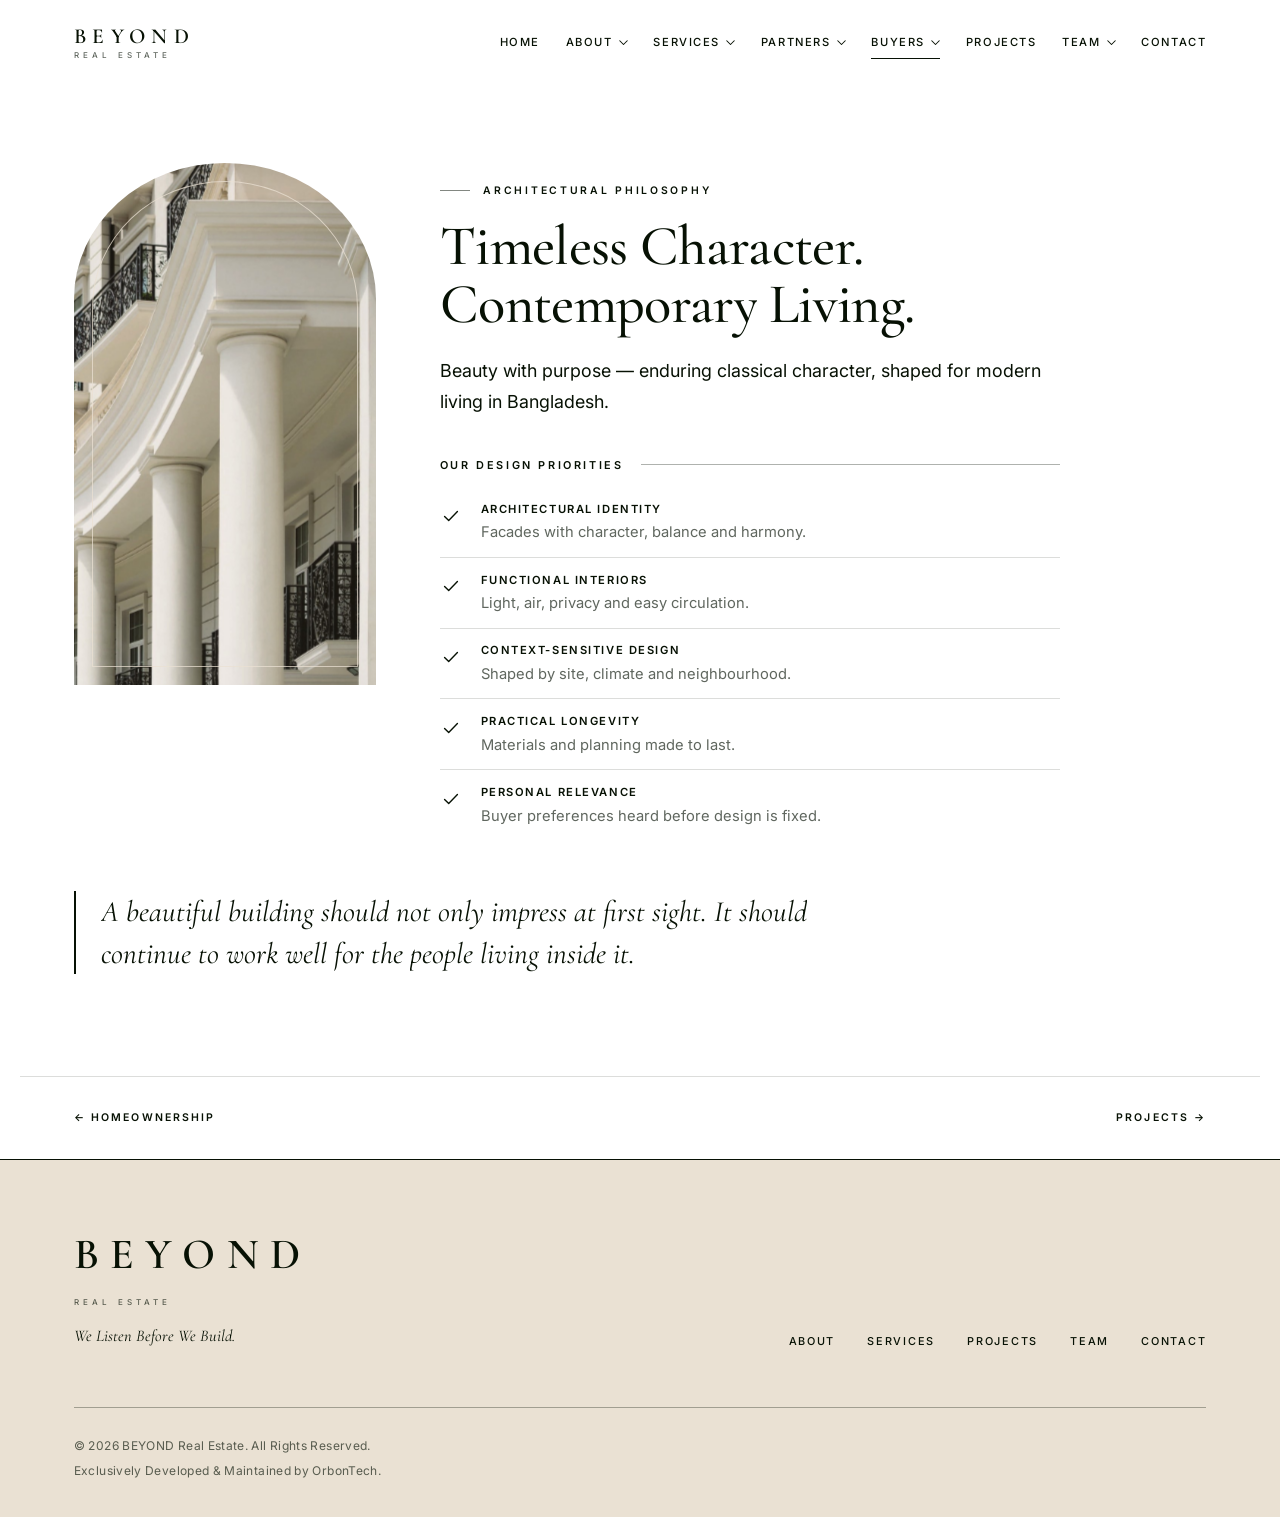
<file: architecture.html>
<!DOCTYPE html>
<html lang="en">
<head>
  <meta charset="UTF-8" />
  <meta name="viewport" content="width=device-width, initial-scale=1.0" />
  <meta name="description" content="BEYOND Real Estate architectural philosophy — timeless character, contemporary living, and design priorities for Rajshahi." />
  <meta name="theme-color" content="#FFFFFF" />
  <title>Architectural Philosophy — BEYOND Real Estate</title>

  <link rel="icon" href="assets/icon.jpg" type="image/jpeg" />
  <link rel="apple-touch-icon" href="assets/icon.jpg" />

  <link rel="preconnect" href="https://fonts.googleapis.com" />
  <link rel="preconnect" href="https://fonts.gstatic.com" crossorigin />
  <link href="https://fonts.googleapis.com/css2?family=Cormorant+Garamond:ital,wght@0,300;0,400;0,500;0,600;0,700;1,400;1,500;1,600&amp;family=Inter:wght@300;400;500;600&amp;display=swap" rel="stylesheet" />

  <link rel="stylesheet" href="css/style.css" />
</head>
<body class="subpage">
  <a class="skip-link" href="#main">Skip to content</a>

  <header class="site-header" id="site-header">
    <div class="header-inner">
      <a class="brand" href="index.html" aria-label="BEYOND Real Estate — home">
        <span class="brand-mark">BEYOND</span>
        <span class="brand-sub">REAL ESTATE</span>
      </a>

      <button class="nav-toggle" type="button" aria-expanded="false" aria-controls="site-nav" aria-label="Open menu">
        <span></span><span></span><span></span>
      </button>

      <nav class="site-nav" id="site-nav" aria-label="Primary">
        <ul class="nav-list">
          <li class="nav-item">
            <a class="nav-link" href="index.html">Home</a>
          </li>

          <li class="nav-item has-dropdown">
            <button class="nav-link nav-trigger" type="button" aria-expanded="false" aria-controls="menu-about">
              About
              <svg class="chevron" viewBox="0 0 12 8" aria-hidden="true"><path d="M1 1l5 5 5-5" fill="none" stroke="currentColor" stroke-width="1.4" stroke-linecap="round" stroke-linejoin="round"/></svg>
            </button>
            <ul class="dropdown" id="menu-about">
              <li><a href="index.html#who-we-are">Who We Are</a></li>
              <li><a href="index.html#philosophy">Our Philosophy</a></li>
              <li><a href="index.html#vision">Vision &amp; Values</a></li>
              <li><a href="index.html#difference">The BEYOND Difference</a></li>
              <li><a href="index.html#why-rajshahi">Why Rajshahi</a></li>
              <li><a href="index.html#value">Value of Real Estate</a></li>
            </ul>
          </li>

          <li class="nav-item has-dropdown">
            <button class="nav-link nav-trigger" type="button" aria-expanded="false" aria-controls="menu-services">
              Services
              <svg class="chevron" viewBox="0 0 12 8" aria-hidden="true"><path d="M1 1l5 5 5-5" fill="none" stroke="currentColor" stroke-width="1.4" stroke-linecap="round" stroke-linejoin="round"/></svg>
            </button>
            <ul class="dropdown" id="menu-services">
              <li><a href="index.html#services">Our Services</a></li>
              <li><a href="index.html#strategy">Development Strategy</a></li>
              <li><a href="process.html">Development Process</a></li>
            </ul>
          </li>

          <li class="nav-item has-dropdown">
            <button class="nav-link nav-trigger" type="button" aria-expanded="false" aria-controls="menu-partners">
              Partners
              <svg class="chevron" viewBox="0 0 12 8" aria-hidden="true"><path d="M1 1l5 5 5-5" fill="none" stroke="currentColor" stroke-width="1.4" stroke-linecap="round" stroke-linejoin="round"/></svg>
            </button>
            <ul class="dropdown" id="menu-partners">
              <li><a href="index.html#landowners">Landowner Partnerships</a></li>
              <li><a href="index.html#investment">Investment &amp; Finance</a></li>
            </ul>
          </li>

          <li class="nav-item has-dropdown">
            <button class="nav-link nav-trigger is-active" type="button" aria-expanded="false" aria-controls="menu-buyers">
              Buyers
              <svg class="chevron" viewBox="0 0 12 8" aria-hidden="true"><path d="M1 1l5 5 5-5" fill="none" stroke="currentColor" stroke-width="1.4" stroke-linecap="round" stroke-linejoin="round"/></svg>
            </button>
            <ul class="dropdown" id="menu-buyers">
              <li><a href="index.html#homeownership">Homeownership Solutions</a></li>
              <li><a href="architecture.html" class="is-active" aria-current="page">Architectural Philosophy</a></li>
            </ul>
          </li>

          <li class="nav-item">
            <a class="nav-link" href="projects.html">Projects</a>
          </li>

          <li class="nav-item has-dropdown">
            <button class="nav-link nav-trigger" type="button" aria-expanded="false" aria-controls="menu-team">
              Team
              <svg class="chevron" viewBox="0 0 12 8" aria-hidden="true"><path d="M1 1l5 5 5-5" fill="none" stroke="currentColor" stroke-width="1.4" stroke-linecap="round" stroke-linejoin="round"/></svg>
            </button>
            <ul class="dropdown" id="menu-team">
              <li><a href="team.html">Our Team</a></li>
              <li><a href="commitment.html">Our Commitment</a></li>
              <li><a href="execution.html">The Power of Execution</a></li>
            </ul>
          </li>

          <li class="nav-item">
            <a class="nav-link" href="contact.html">Contact</a>
          </li>
        </ul>
      </nav>
    </div>
  </header>

  <main id="main" class="page-main">

    <!-- ===================== ARCHITECTURAL PHILOSOPHY ===================== -->
    <section class="section" id="architecture" data-page="15">
      <div class="wrap">

        <div class="split split--media-left split--ratio-architecture">
          <figure class="media-frame">
            <img src="assets/architecture.jpeg" alt="Architectural detail inspired by neoclassical and colonial traditions" width="840" height="1452" loading="lazy" decoding="async" />
          </figure>
          <div class="split-copy">
            <span class="eyebrow">Architectural Philosophy</span>
            <h1 class="section-title">Timeless Character. Contemporary Living.</h1>
            <p class="lead">Beauty with purpose — enduring classical character, shaped for modern living in Bangladesh.</p>

            <p class="subhead subhead--tight">Our Design Priorities</p>
            <ul class="icon-list">
              <li>
                <svg class="ic" viewBox="0 0 24 24" aria-hidden="true"><path d="m5 12.5 4.5 4.5L19 7"/></svg>
                <div><strong>Architectural Identity</strong><span>Facades with character, balance and harmony.</span></div>
              </li>
              <li>
                <svg class="ic" viewBox="0 0 24 24" aria-hidden="true"><path d="m5 12.5 4.5 4.5L19 7"/></svg>
                <div><strong>Functional Interiors</strong><span>Light, air, privacy and easy circulation.</span></div>
              </li>
              <li>
                <svg class="ic" viewBox="0 0 24 24" aria-hidden="true"><path d="m5 12.5 4.5 4.5L19 7"/></svg>
                <div><strong>Context-Sensitive Design</strong><span>Shaped by site, climate and neighbourhood.</span></div>
              </li>
              <li>
                <svg class="ic" viewBox="0 0 24 24" aria-hidden="true"><path d="m5 12.5 4.5 4.5L19 7"/></svg>
                <div><strong>Practical Longevity</strong><span>Materials and planning made to last.</span></div>
              </li>
              <li>
                <svg class="ic" viewBox="0 0 24 24" aria-hidden="true"><path d="m5 12.5 4.5 4.5L19 7"/></svg>
                <div><strong>Personal Relevance</strong><span>Buyer preferences heard before design is fixed.</span></div>
              </li>
            </ul>
          </div>
        </div>

        <p class="closing-line">A beautiful building should not only impress at first sight. It should continue to work well for the people living inside it.</p>

      </div>
    </section>

    <nav class="page-pager" aria-label="Page navigation">
      <a class="pager-prev" href="index.html#homeownership">← Homeownership</a>
      <a class="pager-next" href="projects.html">Projects →</a>
    </nav>

  </main>

  <footer class="site-footer">
    <div class="wrap footer-inner">
      <div class="footer-brand">
        <span class="brand-mark">BEYOND</span>
        <span class="brand-sub">REAL ESTATE</span>
        <p>We Listen Before We Build.</p>
      </div>
      <nav class="footer-nav" aria-label="Footer">
        <a href="index.html#who-we-are">About</a>
        <a href="index.html#services">Services</a>
        <a href="projects.html">Projects</a>
        <a href="team.html">Team</a>
        <a href="contact.html">Contact</a>
      </nav>
      <div class="footer-meta">
        <p>© 2026 BEYOND Real Estate. All Rights Reserved.</p>
        <p>Exclusively Developed &amp; Maintained by OrbonTech.</p>
      </div>
    </div>
  </footer>

  <script src="js/script.js"></script>
</body>
</html>
</file>
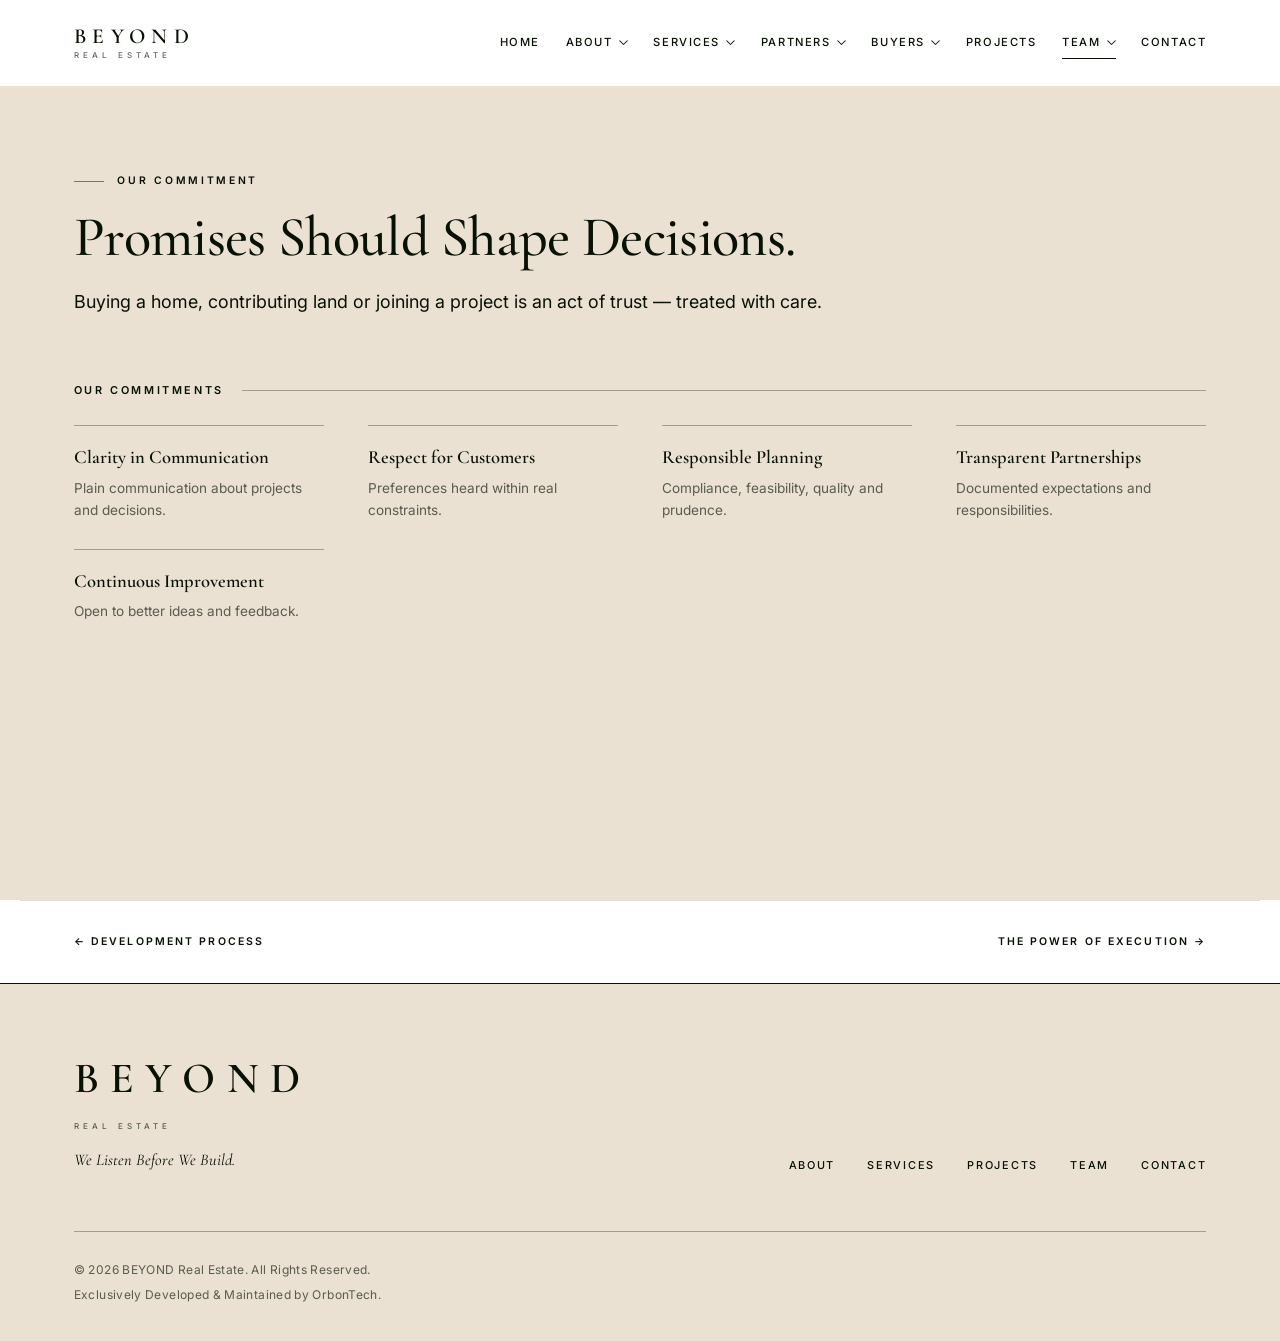
<file: commitment.html>
<!DOCTYPE html>
<html lang="en">
<head>
  <meta charset="UTF-8" />
  <meta name="viewport" content="width=device-width, initial-scale=1.0" />
  <meta name="description" content="BEYOND Real Estate commitments — clarity in communication, respect for customers, responsible planning, and transparent partnerships." />
  <meta name="theme-color" content="#FFFFFF" />
  <title>Our Commitment — BEYOND Real Estate</title>

  <link rel="icon" href="assets/icon.jpg" type="image/jpeg" />
  <link rel="apple-touch-icon" href="assets/icon.jpg" />

  <link rel="preconnect" href="https://fonts.googleapis.com" />
  <link rel="preconnect" href="https://fonts.gstatic.com" crossorigin />
  <link href="https://fonts.googleapis.com/css2?family=Cormorant+Garamond:ital,wght@0,300;0,400;0,500;0,600;0,700;1,400;1,500;1,600&amp;family=Inter:wght@300;400;500;600&amp;display=swap" rel="stylesheet" />

  <link rel="stylesheet" href="css/style.css" />
</head>
<body class="subpage">
  <a class="skip-link" href="#main">Skip to content</a>

  <header class="site-header" id="site-header">
    <div class="header-inner">
      <a class="brand" href="index.html" aria-label="BEYOND Real Estate — home">
        <span class="brand-mark">BEYOND</span>
        <span class="brand-sub">REAL ESTATE</span>
      </a>

      <button class="nav-toggle" type="button" aria-expanded="false" aria-controls="site-nav" aria-label="Open menu">
        <span></span><span></span><span></span>
      </button>

      <nav class="site-nav" id="site-nav" aria-label="Primary">
        <ul class="nav-list">
          <li class="nav-item">
            <a class="nav-link" href="index.html">Home</a>
          </li>

          <li class="nav-item has-dropdown">
            <button class="nav-link nav-trigger" type="button" aria-expanded="false" aria-controls="menu-about">
              About
              <svg class="chevron" viewBox="0 0 12 8" aria-hidden="true"><path d="M1 1l5 5 5-5" fill="none" stroke="currentColor" stroke-width="1.4" stroke-linecap="round" stroke-linejoin="round"/></svg>
            </button>
            <ul class="dropdown" id="menu-about">
              <li><a href="index.html#who-we-are">Who We Are</a></li>
              <li><a href="index.html#philosophy">Our Philosophy</a></li>
              <li><a href="index.html#vision">Vision &amp; Values</a></li>
              <li><a href="index.html#difference">The BEYOND Difference</a></li>
              <li><a href="index.html#why-rajshahi">Why Rajshahi</a></li>
              <li><a href="index.html#value">Value of Real Estate</a></li>
            </ul>
          </li>

          <li class="nav-item has-dropdown">
            <button class="nav-link nav-trigger" type="button" aria-expanded="false" aria-controls="menu-services">
              Services
              <svg class="chevron" viewBox="0 0 12 8" aria-hidden="true"><path d="M1 1l5 5 5-5" fill="none" stroke="currentColor" stroke-width="1.4" stroke-linecap="round" stroke-linejoin="round"/></svg>
            </button>
            <ul class="dropdown" id="menu-services">
              <li><a href="index.html#services">Our Services</a></li>
              <li><a href="index.html#strategy">Development Strategy</a></li>
              <li><a href="process.html">Development Process</a></li>
            </ul>
          </li>

          <li class="nav-item has-dropdown">
            <button class="nav-link nav-trigger" type="button" aria-expanded="false" aria-controls="menu-partners">
              Partners
              <svg class="chevron" viewBox="0 0 12 8" aria-hidden="true"><path d="M1 1l5 5 5-5" fill="none" stroke="currentColor" stroke-width="1.4" stroke-linecap="round" stroke-linejoin="round"/></svg>
            </button>
            <ul class="dropdown" id="menu-partners">
              <li><a href="index.html#landowners">Landowner Partnerships</a></li>
              <li><a href="index.html#investment">Investment &amp; Finance</a></li>
            </ul>
          </li>

          <li class="nav-item has-dropdown">
            <button class="nav-link nav-trigger" type="button" aria-expanded="false" aria-controls="menu-buyers">
              Buyers
              <svg class="chevron" viewBox="0 0 12 8" aria-hidden="true"><path d="M1 1l5 5 5-5" fill="none" stroke="currentColor" stroke-width="1.4" stroke-linecap="round" stroke-linejoin="round"/></svg>
            </button>
            <ul class="dropdown" id="menu-buyers">
              <li><a href="index.html#homeownership">Homeownership Solutions</a></li>
              <li><a href="architecture.html">Architectural Philosophy</a></li>
            </ul>
          </li>

          <li class="nav-item">
            <a class="nav-link" href="projects.html">Projects</a>
          </li>

          <li class="nav-item has-dropdown">
            <button class="nav-link nav-trigger is-active" type="button" aria-expanded="false" aria-controls="menu-team">
              Team
              <svg class="chevron" viewBox="0 0 12 8" aria-hidden="true"><path d="M1 1l5 5 5-5" fill="none" stroke="currentColor" stroke-width="1.4" stroke-linecap="round" stroke-linejoin="round"/></svg>
            </button>
            <ul class="dropdown" id="menu-team">
              <li><a href="team.html">Our Team</a></li>
              <li><a href="commitment.html" class="is-active" aria-current="page">Our Commitment</a></li>
              <li><a href="execution.html">The Power of Execution</a></li>
            </ul>
          </li>

          <li class="nav-item">
            <a class="nav-link" href="contact.html">Contact</a>
          </li>
        </ul>
      </nav>
    </div>
  </header>

  <main id="main" class="page-main">

    <!-- ===================== OUR COMMITMENT ===================== -->
    <section class="section section--beige" id="commitment" data-page="18">
      <div class="wrap">

        <span class="eyebrow">Our Commitment</span>
        <h1 class="section-title">Promises Should Shape Decisions.</h1>
        <p class="lead lead--narrow">Buying a home, contributing land or joining a project is an act of trust — treated with care.</p>

        <p class="subhead">Our Commitments</p>
        <div class="commitment-grid">
          <article><h3>Clarity in Communication</h3><p>Plain communication about projects and decisions.</p></article>
          <article><h3>Respect for Customers</h3><p>Preferences heard within real constraints.</p></article>
          <article><h3>Responsible Planning</h3><p>Compliance, feasibility, quality and prudence.</p></article>
          <article><h3>Transparent Partnerships</h3><p>Documented expectations and responsibilities.</p></article>
          <article><h3>Continuous Improvement</h3><p>Open to better ideas and feedback.</p></article>
        </div>

      </div>
    </section>

    <nav class="page-pager" aria-label="Page navigation">
      <a class="pager-prev" href="process.html">← Development Process</a>
      <a class="pager-next" href="execution.html">The Power of Execution →</a>
    </nav>

  </main>

  <footer class="site-footer">
    <div class="wrap footer-inner">
      <div class="footer-brand">
        <span class="brand-mark">BEYOND</span>
        <span class="brand-sub">REAL ESTATE</span>
        <p>We Listen Before We Build.</p>
      </div>
      <nav class="footer-nav" aria-label="Footer">
        <a href="index.html#who-we-are">About</a>
        <a href="index.html#services">Services</a>
        <a href="projects.html">Projects</a>
        <a href="team.html">Team</a>
        <a href="contact.html">Contact</a>
      </nav>
      <div class="footer-meta">
        <p>© 2026 BEYOND Real Estate. All Rights Reserved.</p>
        <p>Exclusively Developed &amp; Maintained by OrbonTech.</p>
      </div>
    </div>
  </footer>

  <script src="js/script.js"></script>
</body>
</html>
</file>
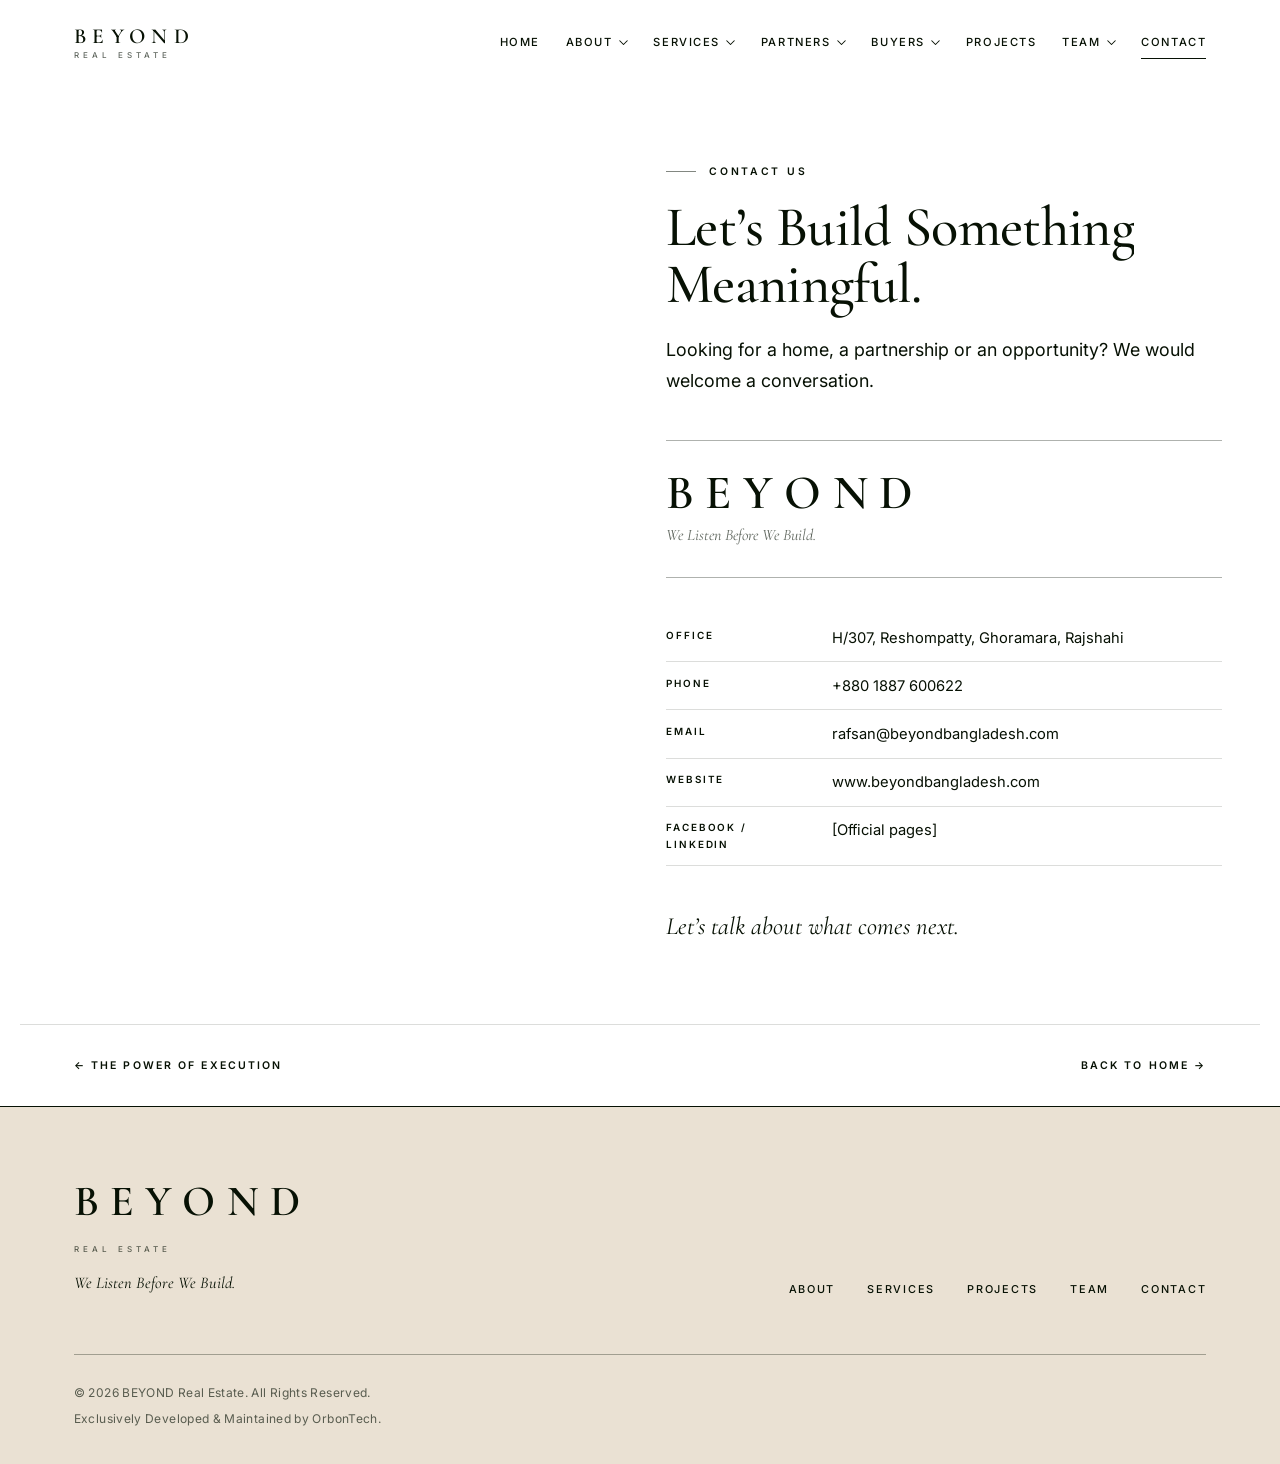
<file: contact.html>
<!DOCTYPE html>
<html lang="en">
<head>
  <meta charset="UTF-8" />
  <meta name="viewport" content="width=device-width, initial-scale=1.0" />
  <meta name="description" content="Contact BEYOND Real Estate in Rajshahi — start a conversation about a home, a development partnership, or a real estate opportunity." />
  <meta name="theme-color" content="#FFFFFF" />
  <title>Contact — BEYOND Real Estate</title>

  <link rel="icon" href="assets/icon.jpg" type="image/jpeg" />
  <link rel="apple-touch-icon" href="assets/icon.jpg" />

  <link rel="preconnect" href="https://fonts.googleapis.com" />
  <link rel="preconnect" href="https://fonts.gstatic.com" crossorigin />
  <link href="https://fonts.googleapis.com/css2?family=Cormorant+Garamond:ital,wght@0,300;0,400;0,500;0,600;0,700;1,400;1,500;1,600&amp;family=Inter:wght@300;400;500;600&amp;display=swap" rel="stylesheet" />

  <link rel="stylesheet" href="css/style.css" />
</head>
<body class="subpage">
  <a class="skip-link" href="#main">Skip to content</a>

  <header class="site-header" id="site-header">
    <div class="header-inner">
      <a class="brand" href="index.html" aria-label="BEYOND Real Estate — home">
        <span class="brand-mark">BEYOND</span>
        <span class="brand-sub">REAL ESTATE</span>
      </a>

      <button class="nav-toggle" type="button" aria-expanded="false" aria-controls="site-nav" aria-label="Open menu">
        <span></span><span></span><span></span>
      </button>

      <nav class="site-nav" id="site-nav" aria-label="Primary">
        <ul class="nav-list">
          <li class="nav-item">
            <a class="nav-link" href="index.html">Home</a>
          </li>

          <li class="nav-item has-dropdown">
            <button class="nav-link nav-trigger" type="button" aria-expanded="false" aria-controls="menu-about">
              About
              <svg class="chevron" viewBox="0 0 12 8" aria-hidden="true"><path d="M1 1l5 5 5-5" fill="none" stroke="currentColor" stroke-width="1.4" stroke-linecap="round" stroke-linejoin="round"/></svg>
            </button>
            <ul class="dropdown" id="menu-about">
              <li><a href="index.html#who-we-are">Who We Are</a></li>
              <li><a href="index.html#philosophy">Our Philosophy</a></li>
              <li><a href="index.html#vision">Vision &amp; Values</a></li>
              <li><a href="index.html#difference">The BEYOND Difference</a></li>
              <li><a href="index.html#why-rajshahi">Why Rajshahi</a></li>
              <li><a href="index.html#value">Value of Real Estate</a></li>
            </ul>
          </li>

          <li class="nav-item has-dropdown">
            <button class="nav-link nav-trigger" type="button" aria-expanded="false" aria-controls="menu-services">
              Services
              <svg class="chevron" viewBox="0 0 12 8" aria-hidden="true"><path d="M1 1l5 5 5-5" fill="none" stroke="currentColor" stroke-width="1.4" stroke-linecap="round" stroke-linejoin="round"/></svg>
            </button>
            <ul class="dropdown" id="menu-services">
              <li><a href="index.html#services">Our Services</a></li>
              <li><a href="index.html#strategy">Development Strategy</a></li>
              <li><a href="process.html">Development Process</a></li>
            </ul>
          </li>

          <li class="nav-item has-dropdown">
            <button class="nav-link nav-trigger" type="button" aria-expanded="false" aria-controls="menu-partners">
              Partners
              <svg class="chevron" viewBox="0 0 12 8" aria-hidden="true"><path d="M1 1l5 5 5-5" fill="none" stroke="currentColor" stroke-width="1.4" stroke-linecap="round" stroke-linejoin="round"/></svg>
            </button>
            <ul class="dropdown" id="menu-partners">
              <li><a href="index.html#landowners">Landowner Partnerships</a></li>
              <li><a href="index.html#investment">Investment &amp; Finance</a></li>
            </ul>
          </li>

          <li class="nav-item has-dropdown">
            <button class="nav-link nav-trigger" type="button" aria-expanded="false" aria-controls="menu-buyers">
              Buyers
              <svg class="chevron" viewBox="0 0 12 8" aria-hidden="true"><path d="M1 1l5 5 5-5" fill="none" stroke="currentColor" stroke-width="1.4" stroke-linecap="round" stroke-linejoin="round"/></svg>
            </button>
            <ul class="dropdown" id="menu-buyers">
              <li><a href="index.html#homeownership">Homeownership Solutions</a></li>
              <li><a href="architecture.html">Architectural Philosophy</a></li>
            </ul>
          </li>

          <li class="nav-item">
            <a class="nav-link" href="projects.html">Projects</a>
          </li>

          <li class="nav-item has-dropdown">
            <button class="nav-link nav-trigger" type="button" aria-expanded="false" aria-controls="menu-team">
              Team
              <svg class="chevron" viewBox="0 0 12 8" aria-hidden="true"><path d="M1 1l5 5 5-5" fill="none" stroke="currentColor" stroke-width="1.4" stroke-linecap="round" stroke-linejoin="round"/></svg>
            </button>
            <ul class="dropdown" id="menu-team">
              <li><a href="team.html">Our Team</a></li>
              <li><a href="commitment.html">Our Commitment</a></li>
              <li><a href="execution.html">The Power of Execution</a></li>
            </ul>
          </li>

          <li class="nav-item">
            <a class="nav-link is-active" href="contact.html" aria-current="page">Contact</a>
          </li>
        </ul>
      </nav>
    </div>
  </header>

  <main id="main" class="page-main">

    <!-- ===================== CONTACT ===================== -->
    <section class="section section--contact" id="contact" data-page="20">
      <div class="contact-grid">
        <figure class="contact-media">
          <img src="assets/contact.jpeg" alt="BEYOND Real Estate — Rajshahi" width="1200" height="1785" loading="lazy" decoding="async" />
        </figure>
        <div class="contact-copy">

          <span class="eyebrow">Contact Us</span>
          <h1 class="section-title">Let’s Build Something Meaningful.</h1>
          <p class="lead">Looking for a home, a partnership or an opportunity? We would welcome a conversation.</p>

          <div class="contact-brand">
            <span class="wordmark">BEYOND</span>
            <span class="tagline">We Listen Before We Build.</span>
          </div>

          <dl class="contact-list">
            <div><dt>Office</dt><dd>H/307, Reshompatty, Ghoramara, Rajshahi</dd></div>
            <div><dt>Phone</dt><dd><a href="tel:+8801887600622">+880 1887 600622</a></dd></div>
            <div><dt>Email</dt><dd><a href="mailto:rafsan@beyondbangladesh.com">rafsan@beyondbangladesh.com</a></dd></div>
            <div><dt>Website</dt><dd><a href="https://www.beyondbangladesh.com" target="_blank" rel="noopener">www.beyondbangladesh.com</a></dd></div>
            <div><dt>Facebook / LinkedIn</dt><dd>[Official pages]</dd></div>
          </dl>

          <p class="contact-cta">Let’s talk about what comes next.</p>

        </div>
      </div>
    </section>

    <nav class="page-pager" aria-label="Page navigation">
      <a class="pager-prev" href="execution.html">← The Power of Execution</a>
      <a class="pager-next" href="index.html">Back to Home →</a>
    </nav>

  </main>

  <footer class="site-footer">
    <div class="wrap footer-inner">
      <div class="footer-brand">
        <span class="brand-mark">BEYOND</span>
        <span class="brand-sub">REAL ESTATE</span>
        <p>We Listen Before We Build.</p>
      </div>
      <nav class="footer-nav" aria-label="Footer">
        <a href="index.html#who-we-are">About</a>
        <a href="index.html#services">Services</a>
        <a href="projects.html">Projects</a>
        <a href="team.html">Team</a>
        <a href="contact.html">Contact</a>
      </nav>
      <div class="footer-meta">
        <p>© 2026 BEYOND Real Estate. All Rights Reserved.</p>
        <p>Exclusively Developed &amp; Maintained by OrbonTech.</p>
      </div>
    </div>
  </footer>

  <script src="js/script.js"></script>
</body>
</html>
</file>
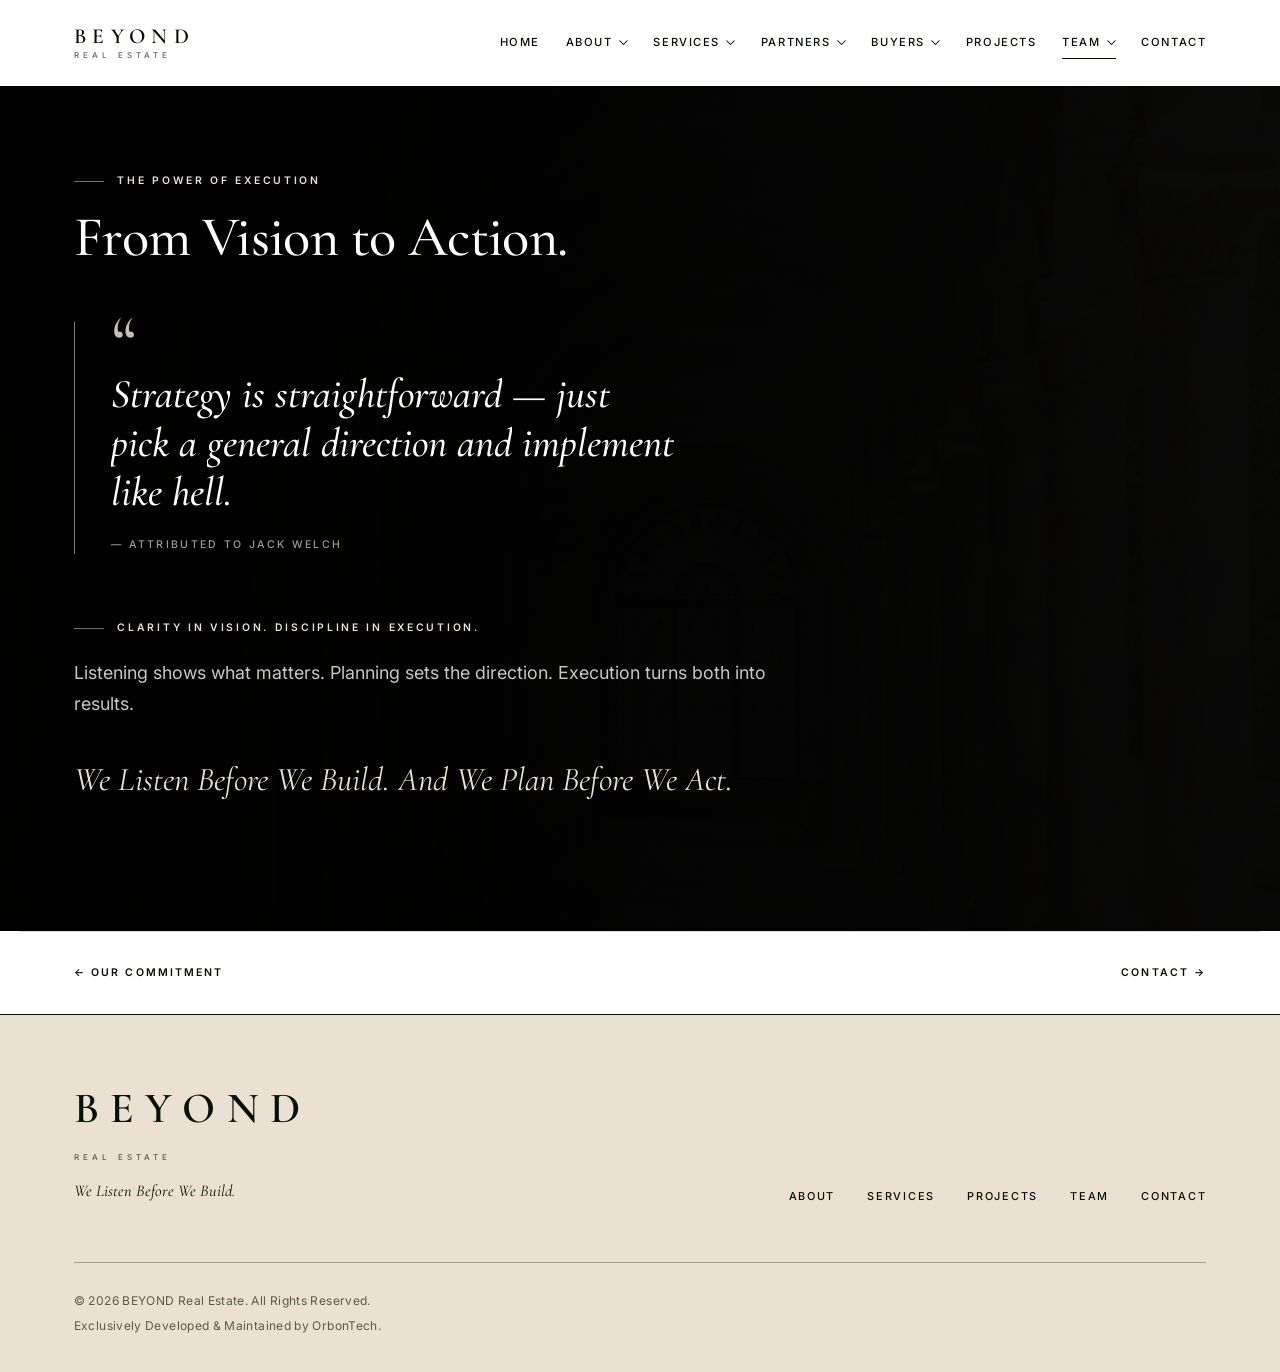
<file: execution.html>
<!DOCTYPE html>
<html lang="en">
<head>
  <meta charset="UTF-8" />
  <meta name="viewport" content="width=device-width, initial-scale=1.0" />
  <meta name="description" content="The power of execution at BEYOND Real Estate — clarity in vision, discipline in execution, and turning insight into tangible results." />
  <meta name="theme-color" content="#FFFFFF" />
  <title>The Power of Execution — BEYOND Real Estate</title>

  <link rel="icon" href="assets/icon.jpg" type="image/jpeg" />
  <link rel="apple-touch-icon" href="assets/icon.jpg" />

  <link rel="preconnect" href="https://fonts.googleapis.com" />
  <link rel="preconnect" href="https://fonts.gstatic.com" crossorigin />
  <link href="https://fonts.googleapis.com/css2?family=Cormorant+Garamond:ital,wght@0,300;0,400;0,500;0,600;0,700;1,400;1,500;1,600&amp;family=Inter:wght@300;400;500;600&amp;display=swap" rel="stylesheet" />

  <link rel="stylesheet" href="css/style.css" />
</head>
<body class="subpage">
  <a class="skip-link" href="#main">Skip to content</a>

  <header class="site-header" id="site-header">
    <div class="header-inner">
      <a class="brand" href="index.html" aria-label="BEYOND Real Estate — home">
        <span class="brand-mark">BEYOND</span>
        <span class="brand-sub">REAL ESTATE</span>
      </a>

      <button class="nav-toggle" type="button" aria-expanded="false" aria-controls="site-nav" aria-label="Open menu">
        <span></span><span></span><span></span>
      </button>

      <nav class="site-nav" id="site-nav" aria-label="Primary">
        <ul class="nav-list">
          <li class="nav-item">
            <a class="nav-link" href="index.html">Home</a>
          </li>

          <li class="nav-item has-dropdown">
            <button class="nav-link nav-trigger" type="button" aria-expanded="false" aria-controls="menu-about">
              About
              <svg class="chevron" viewBox="0 0 12 8" aria-hidden="true"><path d="M1 1l5 5 5-5" fill="none" stroke="currentColor" stroke-width="1.4" stroke-linecap="round" stroke-linejoin="round"/></svg>
            </button>
            <ul class="dropdown" id="menu-about">
              <li><a href="index.html#who-we-are">Who We Are</a></li>
              <li><a href="index.html#philosophy">Our Philosophy</a></li>
              <li><a href="index.html#vision">Vision &amp; Values</a></li>
              <li><a href="index.html#difference">The BEYOND Difference</a></li>
              <li><a href="index.html#why-rajshahi">Why Rajshahi</a></li>
              <li><a href="index.html#value">Value of Real Estate</a></li>
            </ul>
          </li>

          <li class="nav-item has-dropdown">
            <button class="nav-link nav-trigger" type="button" aria-expanded="false" aria-controls="menu-services">
              Services
              <svg class="chevron" viewBox="0 0 12 8" aria-hidden="true"><path d="M1 1l5 5 5-5" fill="none" stroke="currentColor" stroke-width="1.4" stroke-linecap="round" stroke-linejoin="round"/></svg>
            </button>
            <ul class="dropdown" id="menu-services">
              <li><a href="index.html#services">Our Services</a></li>
              <li><a href="index.html#strategy">Development Strategy</a></li>
              <li><a href="process.html">Development Process</a></li>
            </ul>
          </li>

          <li class="nav-item has-dropdown">
            <button class="nav-link nav-trigger" type="button" aria-expanded="false" aria-controls="menu-partners">
              Partners
              <svg class="chevron" viewBox="0 0 12 8" aria-hidden="true"><path d="M1 1l5 5 5-5" fill="none" stroke="currentColor" stroke-width="1.4" stroke-linecap="round" stroke-linejoin="round"/></svg>
            </button>
            <ul class="dropdown" id="menu-partners">
              <li><a href="index.html#landowners">Landowner Partnerships</a></li>
              <li><a href="index.html#investment">Investment &amp; Finance</a></li>
            </ul>
          </li>

          <li class="nav-item has-dropdown">
            <button class="nav-link nav-trigger" type="button" aria-expanded="false" aria-controls="menu-buyers">
              Buyers
              <svg class="chevron" viewBox="0 0 12 8" aria-hidden="true"><path d="M1 1l5 5 5-5" fill="none" stroke="currentColor" stroke-width="1.4" stroke-linecap="round" stroke-linejoin="round"/></svg>
            </button>
            <ul class="dropdown" id="menu-buyers">
              <li><a href="index.html#homeownership">Homeownership Solutions</a></li>
              <li><a href="architecture.html">Architectural Philosophy</a></li>
            </ul>
          </li>

          <li class="nav-item">
            <a class="nav-link" href="projects.html">Projects</a>
          </li>

          <li class="nav-item has-dropdown">
            <button class="nav-link nav-trigger is-active" type="button" aria-expanded="false" aria-controls="menu-team">
              Team
              <svg class="chevron" viewBox="0 0 12 8" aria-hidden="true"><path d="M1 1l5 5 5-5" fill="none" stroke="currentColor" stroke-width="1.4" stroke-linecap="round" stroke-linejoin="round"/></svg>
            </button>
            <ul class="dropdown" id="menu-team">
              <li><a href="team.html">Our Team</a></li>
              <li><a href="commitment.html">Our Commitment</a></li>
              <li><a href="execution.html" class="is-active" aria-current="page">The Power of Execution</a></li>
            </ul>
          </li>

          <li class="nav-item">
            <a class="nav-link" href="contact.html">Contact</a>
          </li>
        </ul>
      </nav>
    </div>
  </header>

  <main id="main" class="page-main">

    <!-- ===================== THE POWER OF EXECUTION ===================== -->
    <section class="section section--dark execution" id="execution" data-page="19">
      <div class="execution-bg" aria-hidden="true">
        <img src="assets/execution.jpeg" alt="" width="2526" height="1785" loading="lazy" decoding="async" />
      </div>
      <div class="wrap">

        <span class="eyebrow">The Power of Execution</span>
        <h1 class="section-title">From Vision to Action.</h1>

        <blockquote class="big-quote">
          <span class="quote-mark" aria-hidden="true">“</span>
          <p>Strategy is straightforward — just pick a general direction and implement like hell.</p>
          <cite>— Attributed to Jack Welch</cite>
        </blockquote>

        <p class="eyebrow">Clarity in Vision. Discipline in Execution.</p>
        <p class="lead">Listening shows what matters. Planning sets the direction. Execution turns both into results.</p>
        <p class="highlight-line">We Listen Before We Build. And We Plan Before We Act.</p>

      </div>
    </section>

    <nav class="page-pager" aria-label="Page navigation">
      <a class="pager-prev" href="commitment.html">← Our Commitment</a>
      <a class="pager-next" href="contact.html">Contact →</a>
    </nav>

  </main>

  <footer class="site-footer">
    <div class="wrap footer-inner">
      <div class="footer-brand">
        <span class="brand-mark">BEYOND</span>
        <span class="brand-sub">REAL ESTATE</span>
        <p>We Listen Before We Build.</p>
      </div>
      <nav class="footer-nav" aria-label="Footer">
        <a href="index.html#who-we-are">About</a>
        <a href="index.html#services">Services</a>
        <a href="projects.html">Projects</a>
        <a href="team.html">Team</a>
        <a href="contact.html">Contact</a>
      </nav>
      <div class="footer-meta">
        <p>© 2026 BEYOND Real Estate. All Rights Reserved.</p>
        <p>Exclusively Developed &amp; Maintained by OrbonTech.</p>
      </div>
    </div>
  </footer>

  <script src="js/script.js"></script>
</body>
</html>
</file>
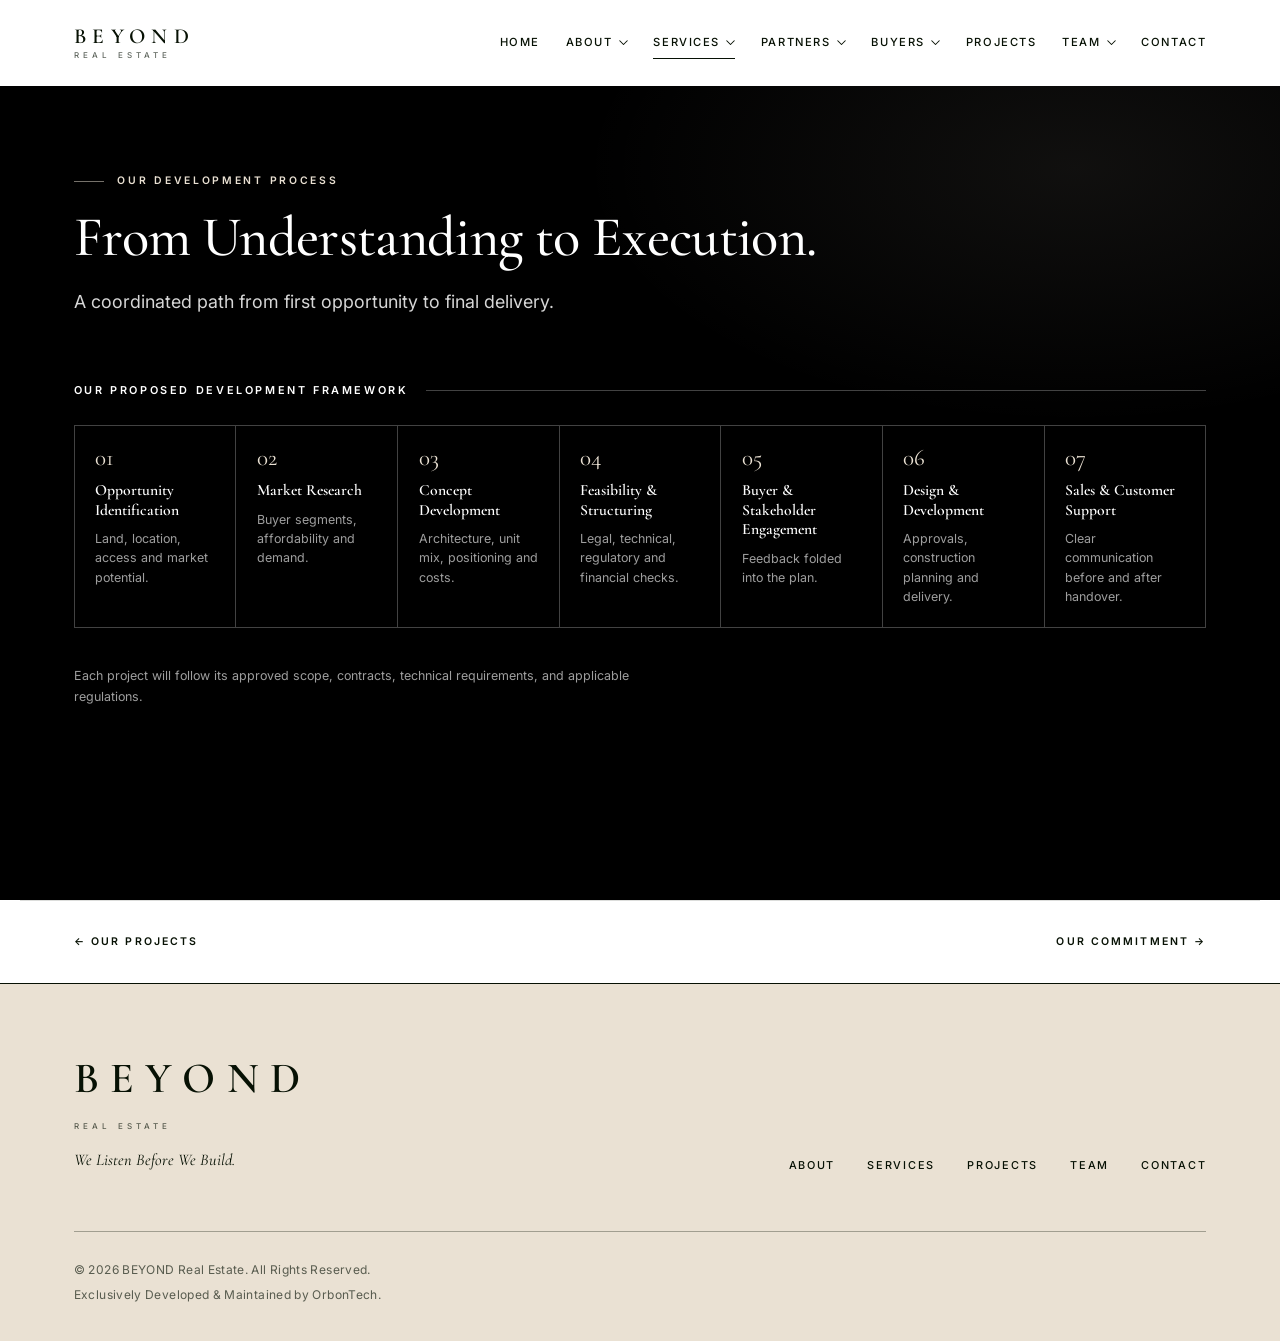
<file: process.html>
<!DOCTYPE html>
<html lang="en">
<head>
  <meta charset="UTF-8" />
  <meta name="viewport" content="width=device-width, initial-scale=1.0" />
  <meta name="description" content="BEYOND Real Estate development process — from opportunity identification and market research to concept development, feasibility, and execution." />
  <meta name="theme-color" content="#FFFFFF" />
  <title>Our Development Process — BEYOND Real Estate</title>

  <link rel="icon" href="assets/icon.jpg" type="image/jpeg" />
  <link rel="apple-touch-icon" href="assets/icon.jpg" />

  <link rel="preconnect" href="https://fonts.googleapis.com" />
  <link rel="preconnect" href="https://fonts.gstatic.com" crossorigin />
  <link href="https://fonts.googleapis.com/css2?family=Cormorant+Garamond:ital,wght@0,300;0,400;0,500;0,600;0,700;1,400;1,500;1,600&amp;family=Inter:wght@300;400;500;600&amp;display=swap" rel="stylesheet" />

  <link rel="stylesheet" href="css/style.css" />
</head>
<body class="subpage">
  <a class="skip-link" href="#main">Skip to content</a>

  <header class="site-header" id="site-header">
    <div class="header-inner">
      <a class="brand" href="index.html" aria-label="BEYOND Real Estate — home">
        <span class="brand-mark">BEYOND</span>
        <span class="brand-sub">REAL ESTATE</span>
      </a>

      <button class="nav-toggle" type="button" aria-expanded="false" aria-controls="site-nav" aria-label="Open menu">
        <span></span><span></span><span></span>
      </button>

      <nav class="site-nav" id="site-nav" aria-label="Primary">
        <ul class="nav-list">
          <li class="nav-item">
            <a class="nav-link" href="index.html">Home</a>
          </li>

          <li class="nav-item has-dropdown">
            <button class="nav-link nav-trigger" type="button" aria-expanded="false" aria-controls="menu-about">
              About
              <svg class="chevron" viewBox="0 0 12 8" aria-hidden="true"><path d="M1 1l5 5 5-5" fill="none" stroke="currentColor" stroke-width="1.4" stroke-linecap="round" stroke-linejoin="round"/></svg>
            </button>
            <ul class="dropdown" id="menu-about">
              <li><a href="index.html#who-we-are">Who We Are</a></li>
              <li><a href="index.html#philosophy">Our Philosophy</a></li>
              <li><a href="index.html#vision">Vision &amp; Values</a></li>
              <li><a href="index.html#difference">The BEYOND Difference</a></li>
              <li><a href="index.html#why-rajshahi">Why Rajshahi</a></li>
              <li><a href="index.html#value">Value of Real Estate</a></li>
            </ul>
          </li>

          <li class="nav-item has-dropdown">
            <button class="nav-link nav-trigger is-active" type="button" aria-expanded="false" aria-controls="menu-services">
              Services
              <svg class="chevron" viewBox="0 0 12 8" aria-hidden="true"><path d="M1 1l5 5 5-5" fill="none" stroke="currentColor" stroke-width="1.4" stroke-linecap="round" stroke-linejoin="round"/></svg>
            </button>
            <ul class="dropdown" id="menu-services">
              <li><a href="index.html#services">Our Services</a></li>
              <li><a href="index.html#strategy">Development Strategy</a></li>
              <li><a href="process.html" class="is-active" aria-current="page">Development Process</a></li>
            </ul>
          </li>

          <li class="nav-item has-dropdown">
            <button class="nav-link nav-trigger" type="button" aria-expanded="false" aria-controls="menu-partners">
              Partners
              <svg class="chevron" viewBox="0 0 12 8" aria-hidden="true"><path d="M1 1l5 5 5-5" fill="none" stroke="currentColor" stroke-width="1.4" stroke-linecap="round" stroke-linejoin="round"/></svg>
            </button>
            <ul class="dropdown" id="menu-partners">
              <li><a href="index.html#landowners">Landowner Partnerships</a></li>
              <li><a href="index.html#investment">Investment &amp; Finance</a></li>
            </ul>
          </li>

          <li class="nav-item has-dropdown">
            <button class="nav-link nav-trigger" type="button" aria-expanded="false" aria-controls="menu-buyers">
              Buyers
              <svg class="chevron" viewBox="0 0 12 8" aria-hidden="true"><path d="M1 1l5 5 5-5" fill="none" stroke="currentColor" stroke-width="1.4" stroke-linecap="round" stroke-linejoin="round"/></svg>
            </button>
            <ul class="dropdown" id="menu-buyers">
              <li><a href="index.html#homeownership">Homeownership Solutions</a></li>
              <li><a href="architecture.html">Architectural Philosophy</a></li>
            </ul>
          </li>

          <li class="nav-item">
            <a class="nav-link" href="projects.html">Projects</a>
          </li>

          <li class="nav-item has-dropdown">
            <button class="nav-link nav-trigger" type="button" aria-expanded="false" aria-controls="menu-team">
              Team
              <svg class="chevron" viewBox="0 0 12 8" aria-hidden="true"><path d="M1 1l5 5 5-5" fill="none" stroke="currentColor" stroke-width="1.4" stroke-linecap="round" stroke-linejoin="round"/></svg>
            </button>
            <ul class="dropdown" id="menu-team">
              <li><a href="team.html">Our Team</a></li>
              <li><a href="commitment.html">Our Commitment</a></li>
              <li><a href="execution.html">The Power of Execution</a></li>
            </ul>
          </li>

          <li class="nav-item">
            <a class="nav-link" href="contact.html">Contact</a>
          </li>
        </ul>
      </nav>
    </div>
  </header>

  <main id="main" class="page-main">

    <!-- ===================== DEVELOPMENT PROCESS ===================== -->
    <section class="section section--dark" id="process" data-page="11">
      <div class="wrap">

        <span class="eyebrow">Our Development Process</span>
        <h1 class="section-title">From Understanding to Execution.</h1>
        <p class="lead lead--narrow">A coordinated path from first opportunity to final delivery.</p>

        <p class="subhead">Our Proposed Development Framework</p>
        <div class="steps steps--4">
          <article class="step"><span class="num">01</span><h3>Opportunity Identification</h3><p>Land, location, access and market potential.</p></article>
          <article class="step"><span class="num">02</span><h3>Market Research</h3><p>Buyer segments, affordability and demand.</p></article>
          <article class="step"><span class="num">03</span><h3>Concept Development</h3><p>Architecture, unit mix, positioning and costs.</p></article>
          <article class="step"><span class="num">04</span><h3>Feasibility &amp; Structuring</h3><p>Legal, technical, regulatory and financial checks.</p></article>
          <article class="step"><span class="num">05</span><h3>Buyer &amp; Stakeholder Engagement</h3><p>Feedback folded into the plan.</p></article>
          <article class="step"><span class="num">06</span><h3>Design &amp; Development</h3><p>Approvals, construction planning and delivery.</p></article>
          <article class="step"><span class="num">07</span><h3>Sales &amp; Customer Support</h3><p>Clear communication before and after handover.</p></article>
        </div>

        <p class="note-line">Each project will follow its approved scope, contracts, technical requirements, and applicable regulations.</p>

      </div>
    </section>

    <nav class="page-pager" aria-label="Page navigation">
      <a class="pager-prev" href="projects.html">← Our Projects</a>
      <a class="pager-next" href="commitment.html">Our Commitment →</a>
    </nav>

  </main>

  <footer class="site-footer">
    <div class="wrap footer-inner">
      <div class="footer-brand">
        <span class="brand-mark">BEYOND</span>
        <span class="brand-sub">REAL ESTATE</span>
        <p>We Listen Before We Build.</p>
      </div>
      <nav class="footer-nav" aria-label="Footer">
        <a href="index.html#who-we-are">About</a>
        <a href="index.html#services">Services</a>
        <a href="projects.html">Projects</a>
        <a href="team.html">Team</a>
        <a href="contact.html">Contact</a>
      </nav>
      <div class="footer-meta">
        <p>© 2026 BEYOND Real Estate. All Rights Reserved.</p>
        <p>Exclusively Developed &amp; Maintained by OrbonTech.</p>
      </div>
    </div>
  </footer>

  <script src="js/script.js"></script>
</body>
</html>
</file>
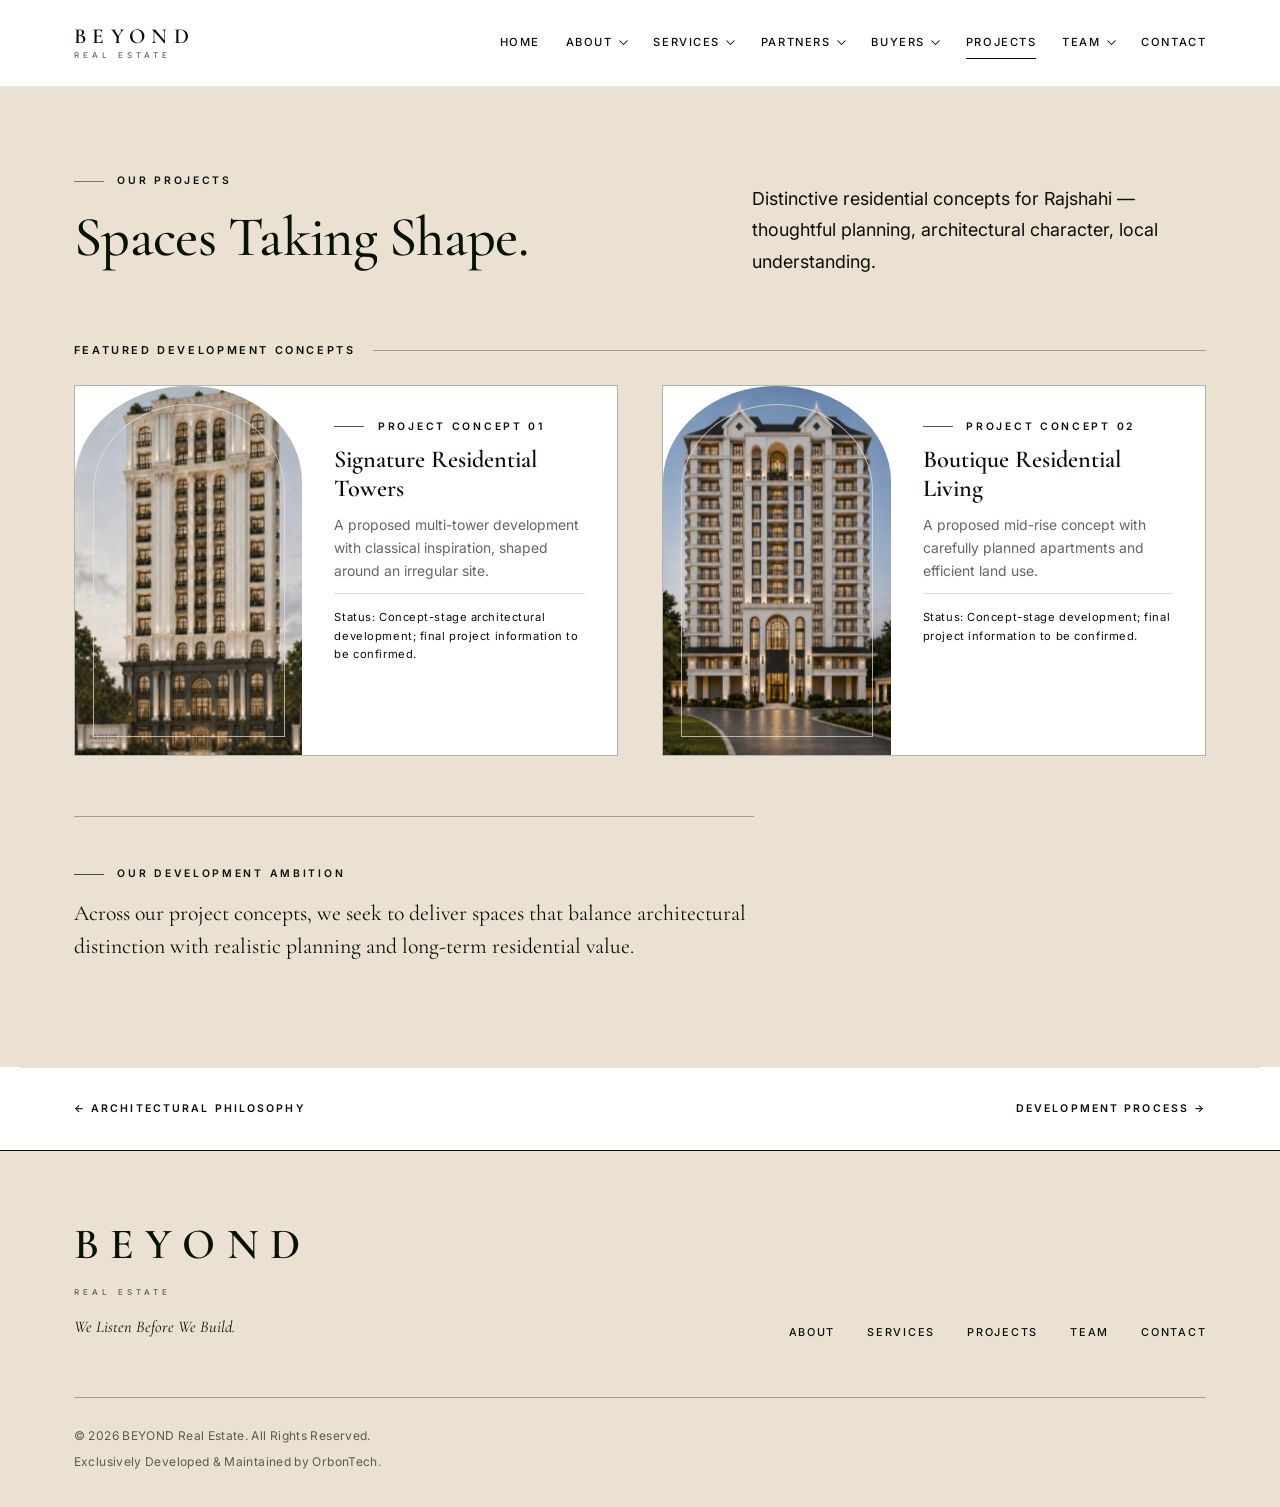
<file: projects.html>
<!DOCTYPE html>
<html lang="en">
<head>
  <meta charset="UTF-8" />
  <meta name="viewport" content="width=device-width, initial-scale=1.0" />
  <meta name="description" content="BEYOND Real Estate featured development concepts in Rajshahi — Signature Residential Towers and Boutique Residential Living." />
  <meta name="theme-color" content="#FFFFFF" />
  <title>Our Projects — BEYOND Real Estate</title>

  <link rel="icon" href="assets/icon.jpg" type="image/jpeg" />
  <link rel="apple-touch-icon" href="assets/icon.jpg" />

  <link rel="preconnect" href="https://fonts.googleapis.com" />
  <link rel="preconnect" href="https://fonts.gstatic.com" crossorigin />
  <link href="https://fonts.googleapis.com/css2?family=Cormorant+Garamond:ital,wght@0,300;0,400;0,500;0,600;0,700;1,400;1,500;1,600&amp;family=Inter:wght@300;400;500;600&amp;display=swap" rel="stylesheet" />

  <link rel="stylesheet" href="css/style.css" />
</head>
<body class="subpage">
  <a class="skip-link" href="#main">Skip to content</a>

  <header class="site-header" id="site-header">
    <div class="header-inner">
      <a class="brand" href="index.html" aria-label="BEYOND Real Estate — home">
        <span class="brand-mark">BEYOND</span>
        <span class="brand-sub">REAL ESTATE</span>
      </a>

      <button class="nav-toggle" type="button" aria-expanded="false" aria-controls="site-nav" aria-label="Open menu">
        <span></span><span></span><span></span>
      </button>

      <nav class="site-nav" id="site-nav" aria-label="Primary">
        <ul class="nav-list">
          <li class="nav-item">
            <a class="nav-link" href="index.html">Home</a>
          </li>

          <li class="nav-item has-dropdown">
            <button class="nav-link nav-trigger" type="button" aria-expanded="false" aria-controls="menu-about">
              About
              <svg class="chevron" viewBox="0 0 12 8" aria-hidden="true"><path d="M1 1l5 5 5-5" fill="none" stroke="currentColor" stroke-width="1.4" stroke-linecap="round" stroke-linejoin="round"/></svg>
            </button>
            <ul class="dropdown" id="menu-about">
              <li><a href="index.html#who-we-are">Who We Are</a></li>
              <li><a href="index.html#philosophy">Our Philosophy</a></li>
              <li><a href="index.html#vision">Vision &amp; Values</a></li>
              <li><a href="index.html#difference">The BEYOND Difference</a></li>
              <li><a href="index.html#why-rajshahi">Why Rajshahi</a></li>
              <li><a href="index.html#value">Value of Real Estate</a></li>
            </ul>
          </li>

          <li class="nav-item has-dropdown">
            <button class="nav-link nav-trigger" type="button" aria-expanded="false" aria-controls="menu-services">
              Services
              <svg class="chevron" viewBox="0 0 12 8" aria-hidden="true"><path d="M1 1l5 5 5-5" fill="none" stroke="currentColor" stroke-width="1.4" stroke-linecap="round" stroke-linejoin="round"/></svg>
            </button>
            <ul class="dropdown" id="menu-services">
              <li><a href="index.html#services">Our Services</a></li>
              <li><a href="index.html#strategy">Development Strategy</a></li>
              <li><a href="process.html">Development Process</a></li>
            </ul>
          </li>

          <li class="nav-item has-dropdown">
            <button class="nav-link nav-trigger" type="button" aria-expanded="false" aria-controls="menu-partners">
              Partners
              <svg class="chevron" viewBox="0 0 12 8" aria-hidden="true"><path d="M1 1l5 5 5-5" fill="none" stroke="currentColor" stroke-width="1.4" stroke-linecap="round" stroke-linejoin="round"/></svg>
            </button>
            <ul class="dropdown" id="menu-partners">
              <li><a href="index.html#landowners">Landowner Partnerships</a></li>
              <li><a href="index.html#investment">Investment &amp; Finance</a></li>
            </ul>
          </li>

          <li class="nav-item has-dropdown">
            <button class="nav-link nav-trigger" type="button" aria-expanded="false" aria-controls="menu-buyers">
              Buyers
              <svg class="chevron" viewBox="0 0 12 8" aria-hidden="true"><path d="M1 1l5 5 5-5" fill="none" stroke="currentColor" stroke-width="1.4" stroke-linecap="round" stroke-linejoin="round"/></svg>
            </button>
            <ul class="dropdown" id="menu-buyers">
              <li><a href="index.html#homeownership">Homeownership Solutions</a></li>
              <li><a href="architecture.html">Architectural Philosophy</a></li>
            </ul>
          </li>

          <li class="nav-item">
            <a class="nav-link is-active" href="projects.html" aria-current="page">Projects</a>
          </li>

          <li class="nav-item has-dropdown">
            <button class="nav-link nav-trigger" type="button" aria-expanded="false" aria-controls="menu-team">
              Team
              <svg class="chevron" viewBox="0 0 12 8" aria-hidden="true"><path d="M1 1l5 5 5-5" fill="none" stroke="currentColor" stroke-width="1.4" stroke-linecap="round" stroke-linejoin="round"/></svg>
            </button>
            <ul class="dropdown" id="menu-team">
              <li><a href="team.html">Our Team</a></li>
              <li><a href="commitment.html">Our Commitment</a></li>
              <li><a href="execution.html">The Power of Execution</a></li>
            </ul>
          </li>

          <li class="nav-item">
            <a class="nav-link" href="contact.html">Contact</a>
          </li>
        </ul>
      </nav>
    </div>
  </header>

  <main id="main" class="page-main">

    <!-- ===================== OUR PROJECTS ===================== -->
    <section class="section section--beige" id="projects" data-page="16">
      <div class="wrap">

        <div class="split split--text">
          <div class="split-copy">
            <span class="eyebrow">Our Projects</span>
            <h1 class="section-title">Spaces Taking Shape.</h1>
          </div>
          <p class="lead">Distinctive residential concepts for Rajshahi — thoughtful planning, architectural character, local understanding.</p>
        </div>

        <p class="subhead">Featured Development Concepts</p>
        <div class="project-grid">
          <article class="project-card">
            <figure class="project-media">
              <img src="assets/project-signature.jpeg" alt="Concept render for Signature Residential Towers" width="540" height="876" loading="lazy" decoding="async" />
            </figure>
            <div class="project-body">
              <span class="eyebrow">Project Concept 01</span>
              <h3>Signature Residential Towers</h3>
              <p>A proposed multi-tower development with classical inspiration, shaped around an irregular site.</p>
              <p class="status">Status: Concept-stage architectural development; final project information to be confirmed.</p>
            </div>
          </article>

          <article class="project-card">
            <figure class="project-media">
              <img src="assets/project-boutique.jpeg" alt="Concept render for Boutique Residential Living" width="540" height="876" loading="lazy" decoding="async" />
            </figure>
            <div class="project-body">
              <span class="eyebrow">Project Concept 02</span>
              <h3>Boutique Residential Living</h3>
              <p>A proposed mid-rise concept with carefully planned apartments and efficient land use.</p>
              <p class="status">Status: Concept-stage development; final project information to be confirmed.</p>
            </div>
          </article>
        </div>

        <div class="ambition">
          <span class="eyebrow">Our Development Ambition</span>
          <p>Across our project concepts, we seek to deliver spaces that balance architectural distinction with realistic planning and long-term residential value.</p>
        </div>

      </div>
    </section>

    <nav class="page-pager" aria-label="Page navigation">
      <a class="pager-prev" href="architecture.html">← Architectural Philosophy</a>
      <a class="pager-next" href="process.html">Development Process →</a>
    </nav>

  </main>

  <footer class="site-footer">
    <div class="wrap footer-inner">
      <div class="footer-brand">
        <span class="brand-mark">BEYOND</span>
        <span class="brand-sub">REAL ESTATE</span>
        <p>We Listen Before We Build.</p>
      </div>
      <nav class="footer-nav" aria-label="Footer">
        <a href="index.html#who-we-are">About</a>
        <a href="index.html#services">Services</a>
        <a href="projects.html">Projects</a>
        <a href="team.html">Team</a>
        <a href="contact.html">Contact</a>
      </nav>
      <div class="footer-meta">
        <p>© 2026 BEYOND Real Estate. All Rights Reserved.</p>
        <p>Exclusively Developed &amp; Maintained by OrbonTech.</p>
      </div>
    </div>
  </footer>

  <script src="js/script.js"></script>
</body>
</html>
</file>
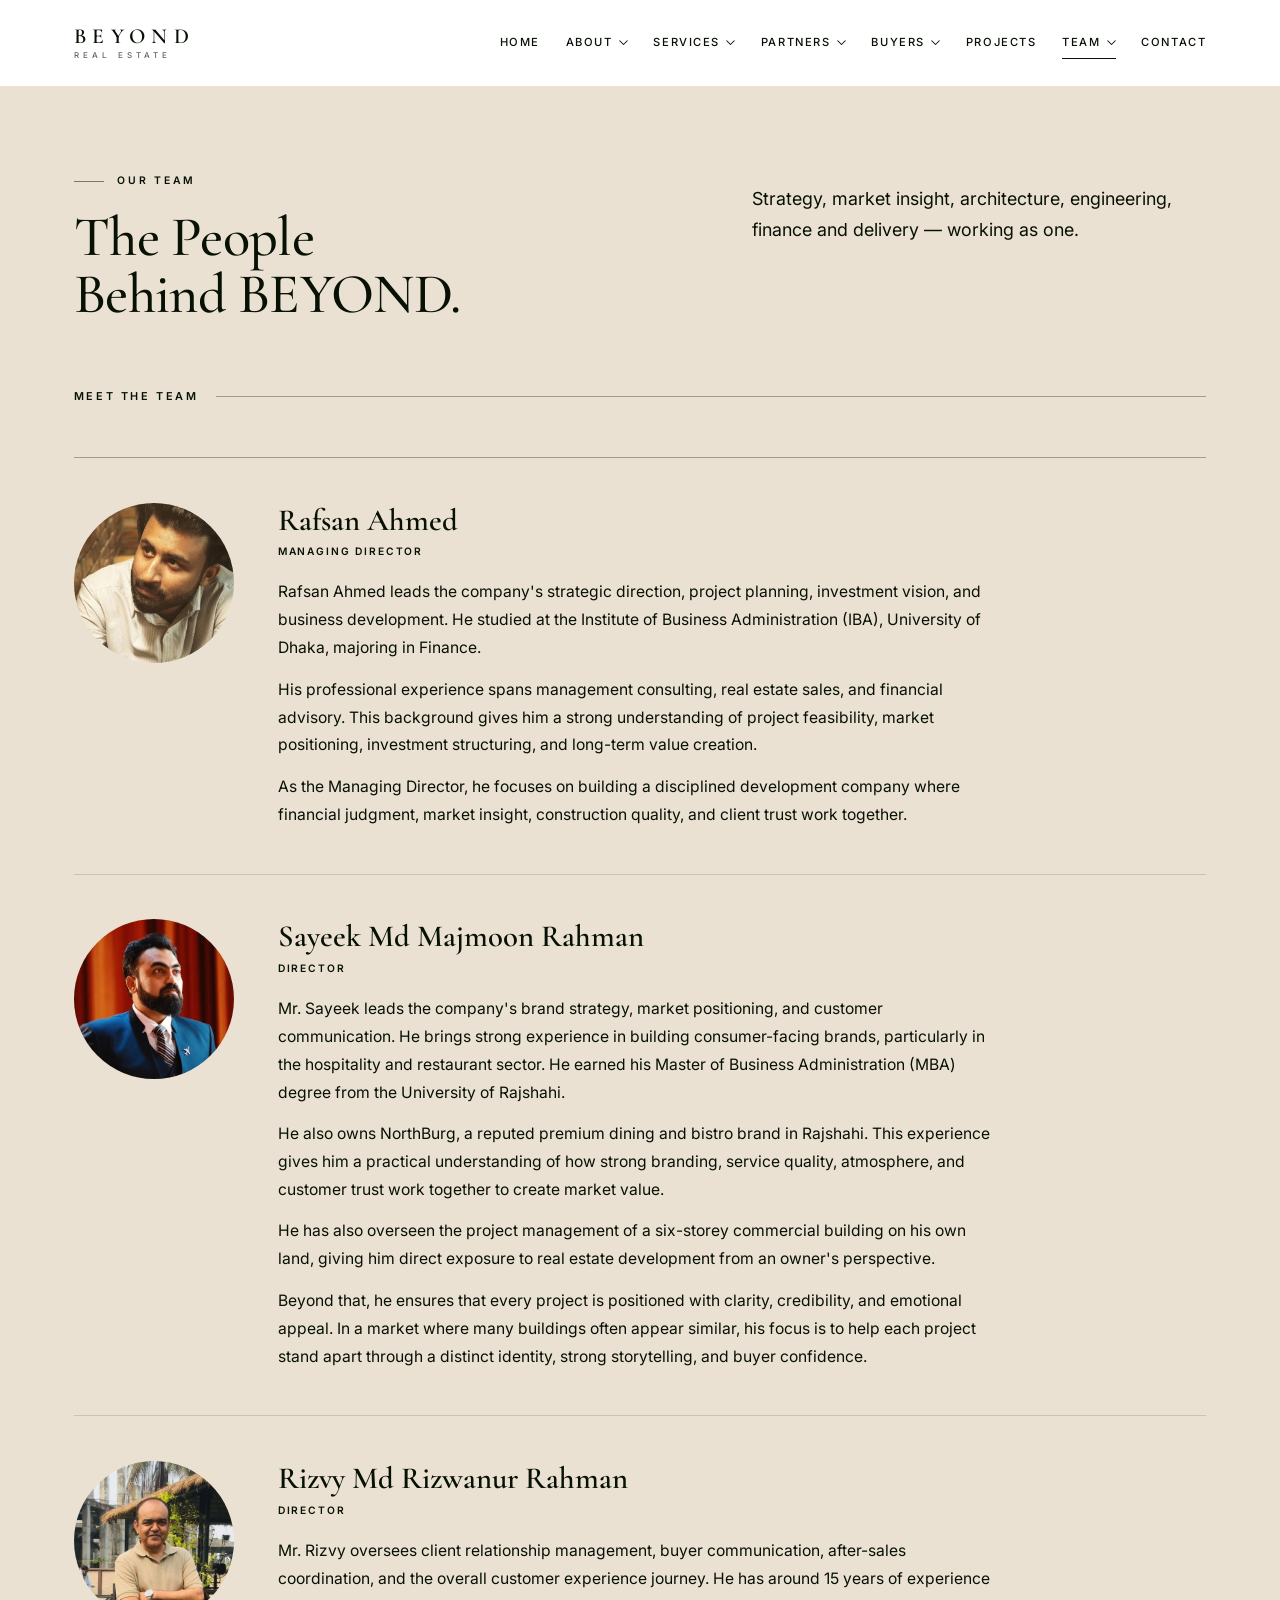
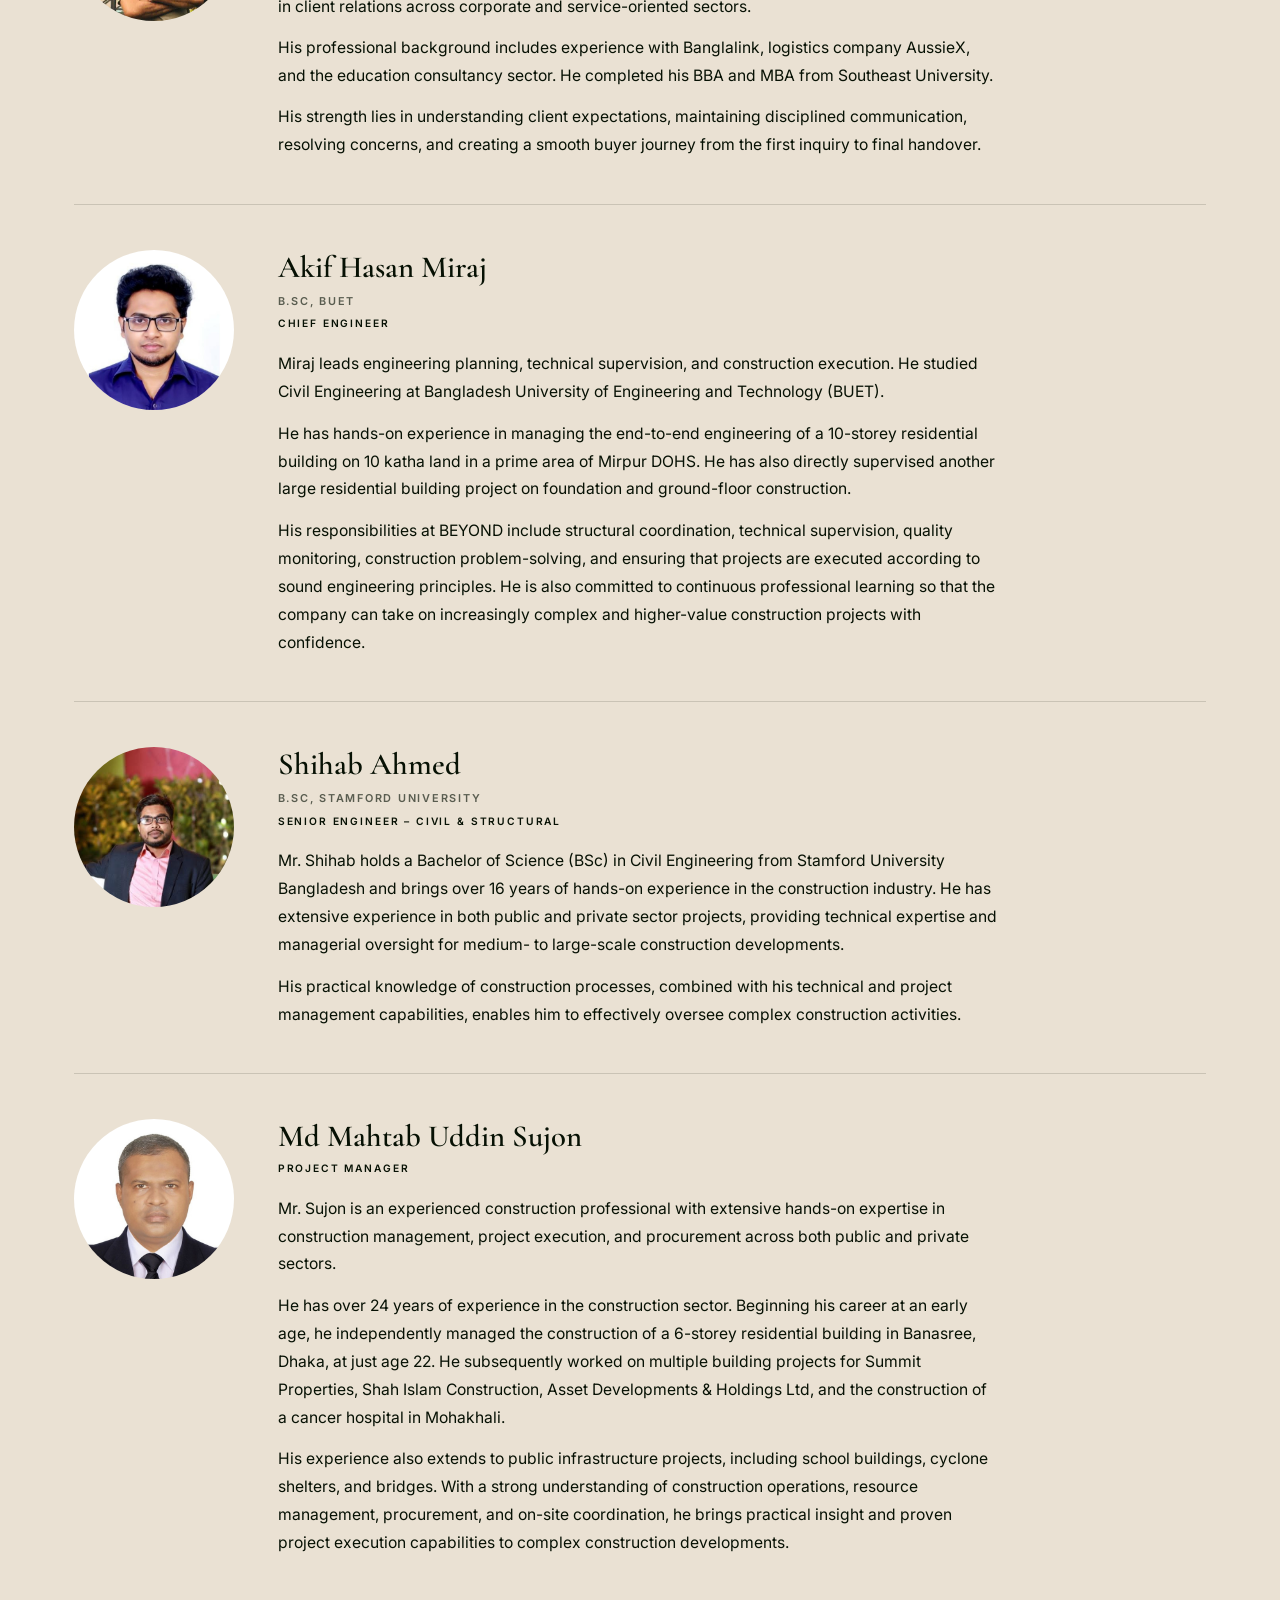
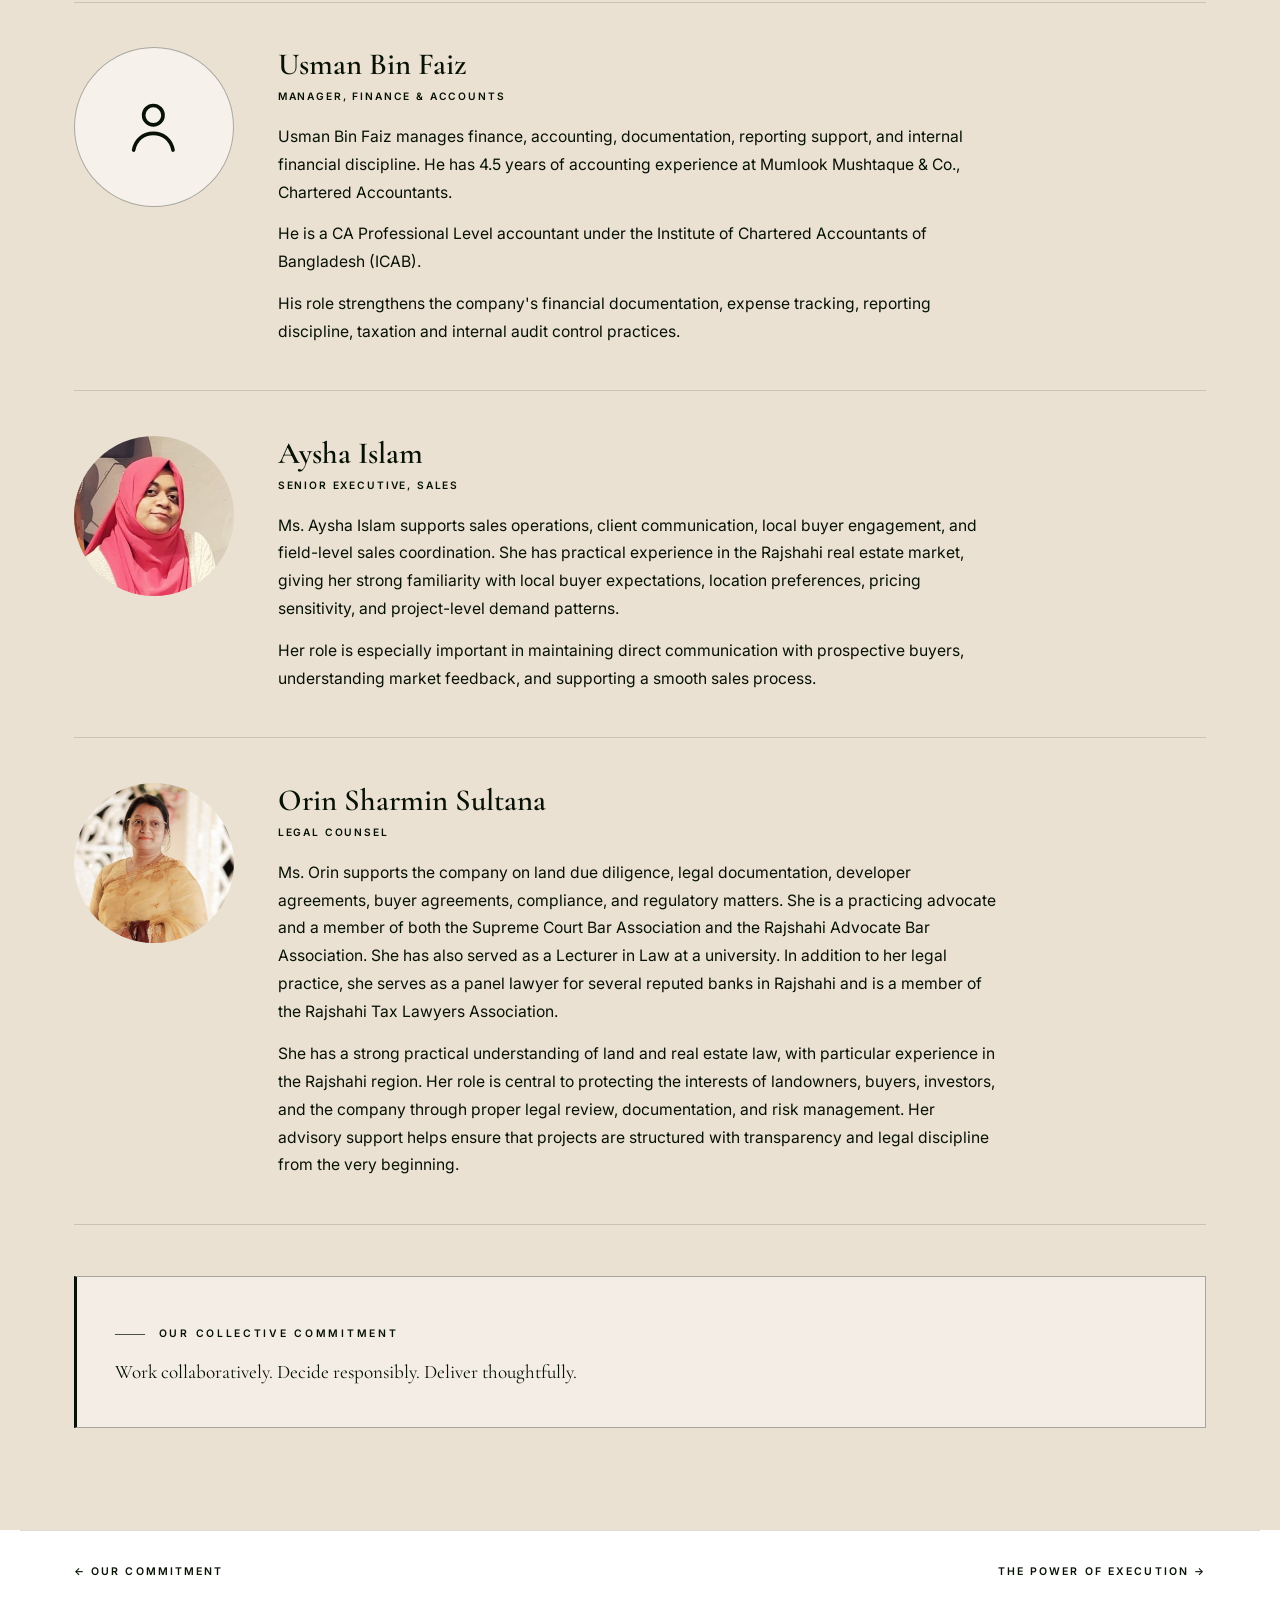
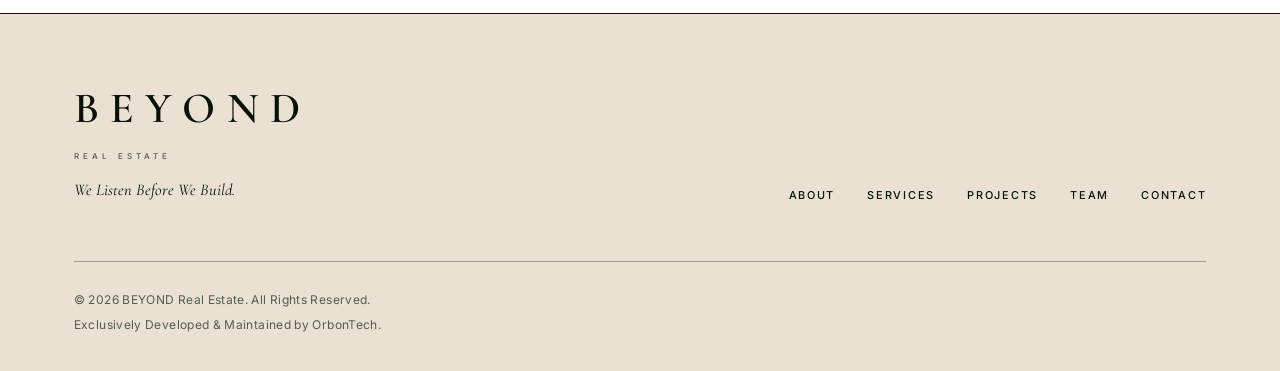
<file: team.html>
<!DOCTYPE html>
<html lang="en">
<head>
  <meta charset="UTF-8" />
  <meta name="viewport" content="width=device-width, initial-scale=1.0" />
  <meta name="description" content="Meet the people behind BEYOND Real Estate — leadership, engineering, legal, finance and sales." />
  <meta name="theme-color" content="#FFFFFF" />
  <title>Our Team — BEYOND Real Estate</title>

  <link rel="icon" href="assets/icon.jpg" type="image/jpeg" />
  <link rel="apple-touch-icon" href="assets/icon.jpg" />

  <link rel="preconnect" href="https://fonts.googleapis.com" />
  <link rel="preconnect" href="https://fonts.gstatic.com" crossorigin />
  <link href="https://fonts.googleapis.com/css2?family=Cormorant+Garamond:ital,wght@0,300;0,400;0,500;0,600;0,700;1,400;1,500;1,600&amp;family=Inter:wght@300;400;500;600&amp;display=swap" rel="stylesheet" />

  <link rel="stylesheet" href="css/style.css" />
</head>
<body class="subpage">
  <a class="skip-link" href="#main">Skip to content</a>

  <header class="site-header" id="site-header">
    <div class="header-inner">
      <a class="brand" href="index.html" aria-label="BEYOND Real Estate — home">
        <span class="brand-mark">BEYOND</span>
        <span class="brand-sub">REAL ESTATE</span>
      </a>

      <button class="nav-toggle" type="button" aria-expanded="false" aria-controls="site-nav" aria-label="Open menu">
        <span></span><span></span><span></span>
      </button>

      <nav class="site-nav" id="site-nav" aria-label="Primary">
        <ul class="nav-list">
          <li class="nav-item">
            <a class="nav-link" href="index.html">Home</a>
          </li>

          <li class="nav-item has-dropdown">
            <button class="nav-link nav-trigger" type="button" aria-expanded="false" aria-controls="menu-about">
              About
              <svg class="chevron" viewBox="0 0 12 8" aria-hidden="true"><path d="M1 1l5 5 5-5" fill="none" stroke="currentColor" stroke-width="1.4" stroke-linecap="round" stroke-linejoin="round"/></svg>
            </button>
            <ul class="dropdown" id="menu-about">
              <li><a href="index.html#who-we-are">Who We Are</a></li>
              <li><a href="index.html#philosophy">Our Philosophy</a></li>
              <li><a href="index.html#vision">Vision &amp; Values</a></li>
              <li><a href="index.html#difference">The BEYOND Difference</a></li>
              <li><a href="index.html#why-rajshahi">Why Rajshahi</a></li>
              <li><a href="index.html#value">Value of Real Estate</a></li>
            </ul>
          </li>

          <li class="nav-item has-dropdown">
            <button class="nav-link nav-trigger" type="button" aria-expanded="false" aria-controls="menu-services">
              Services
              <svg class="chevron" viewBox="0 0 12 8" aria-hidden="true"><path d="M1 1l5 5 5-5" fill="none" stroke="currentColor" stroke-width="1.4" stroke-linecap="round" stroke-linejoin="round"/></svg>
            </button>
            <ul class="dropdown" id="menu-services">
              <li><a href="index.html#services">Our Services</a></li>
              <li><a href="index.html#strategy">Development Strategy</a></li>
              <li><a href="process.html">Development Process</a></li>
            </ul>
          </li>

          <li class="nav-item has-dropdown">
            <button class="nav-link nav-trigger" type="button" aria-expanded="false" aria-controls="menu-partners">
              Partners
              <svg class="chevron" viewBox="0 0 12 8" aria-hidden="true"><path d="M1 1l5 5 5-5" fill="none" stroke="currentColor" stroke-width="1.4" stroke-linecap="round" stroke-linejoin="round"/></svg>
            </button>
            <ul class="dropdown" id="menu-partners">
              <li><a href="index.html#landowners">Landowner Partnerships</a></li>
              <li><a href="index.html#investment">Investment &amp; Finance</a></li>
            </ul>
          </li>

          <li class="nav-item has-dropdown">
            <button class="nav-link nav-trigger" type="button" aria-expanded="false" aria-controls="menu-buyers">
              Buyers
              <svg class="chevron" viewBox="0 0 12 8" aria-hidden="true"><path d="M1 1l5 5 5-5" fill="none" stroke="currentColor" stroke-width="1.4" stroke-linecap="round" stroke-linejoin="round"/></svg>
            </button>
            <ul class="dropdown" id="menu-buyers">
              <li><a href="index.html#homeownership">Homeownership Solutions</a></li>
              <li><a href="architecture.html">Architectural Philosophy</a></li>
            </ul>
          </li>

          <li class="nav-item">
            <a class="nav-link" href="projects.html">Projects</a>
          </li>

          <li class="nav-item has-dropdown">
            <button class="nav-link nav-trigger is-active" type="button" aria-expanded="false" aria-controls="menu-team">
              Team
              <svg class="chevron" viewBox="0 0 12 8" aria-hidden="true"><path d="M1 1l5 5 5-5" fill="none" stroke="currentColor" stroke-width="1.4" stroke-linecap="round" stroke-linejoin="round"/></svg>
            </button>
            <ul class="dropdown" id="menu-team">
              <li><a href="team.html" aria-current="page">Our Team</a></li>
              <li><a href="commitment.html">Our Commitment</a></li>
              <li><a href="execution.html">The Power of Execution</a></li>
            </ul>
          </li>

          <li class="nav-item">
            <a class="nav-link" href="contact.html">Contact</a>
          </li>
        </ul>
      </nav>
    </div>
  </header>

  <main id="main" class="page-main">

    <!-- ===================== OUR TEAM ===================== -->
    <section class="section section--beige" id="team" data-page="17">
      <div class="wrap">

        <div class="split split--text">
          <div class="split-copy">
            <span class="eyebrow">Our Team</span>
            <h1 class="section-title">The People Behind BEYOND.</h1>
          </div>
          <p class="lead">Strategy, market insight, architecture, engineering, finance and delivery — working as one.</p>
        </div>

        <p class="subhead">Meet the Team</p>

        <div class="team-profile-list">

          <article class="team-profile">
            <div class="avatar avatar--photo team-profile-avatar" aria-hidden="true">
              <img src="assets/Team/Rafsan.jpeg" alt="" width="1283" height="1286" loading="lazy" decoding="async" style="--avatar-focus: 43% 0%; --avatar-zoom: 1.3" />
            </div>
            <div class="team-profile-body">
              <h2>Rafsan Ahmed</h2>
              <p class="team-profile-role">Managing Director</p>
              <div class="team-profile-text">
                <p>Rafsan Ahmed leads the company's strategic direction, project planning, investment vision, and business development. He studied at the Institute of Business Administration (IBA), University of Dhaka, majoring in Finance.</p>
                <p>His professional experience spans management consulting, real estate sales, and financial advisory. This background gives him a strong understanding of project feasibility, market positioning, investment structuring, and long-term value creation.</p>
                <p>As the Managing Director, he focuses on building a disciplined development company where financial judgment, market insight, construction quality, and client trust work together.</p>
              </div>
            </div>
          </article>

          <article class="team-profile">
            <div class="avatar avatar--photo team-profile-avatar" aria-hidden="true">
              <img src="assets/Team/Sayeek.jpeg" alt="" width="2039" height="2048" loading="lazy" decoding="async" style="--avatar-focus: 50% 10%; --avatar-zoom: 1.8" />
            </div>
            <div class="team-profile-body">
              <h2>Sayeek Md Majmoon Rahman</h2>
              <p class="team-profile-role">Director</p>
              <div class="team-profile-text">
                <p>Mr. Sayeek leads the company's brand strategy, market positioning, and customer communication. He brings strong experience in building consumer-facing brands, particularly in the hospitality and restaurant sector. He earned his Master of Business Administration (MBA) degree from the University of Rajshahi.</p>
                <p>He also owns NorthBurg, a reputed premium dining and bistro brand in Rajshahi. This experience gives him a practical understanding of how strong branding, service quality, atmosphere, and customer trust work together to create market value.</p>
                <p>He has also overseen the project management of a six-storey commercial building on his own land, giving him direct exposure to real estate development from an owner's perspective.</p>
                <p>Beyond that, he ensures that every project is positioned with clarity, credibility, and emotional appeal. In a market where many buildings often appear similar, his focus is to help each project stand apart through a distinct identity, strong storytelling, and buyer confidence.</p>
              </div>
            </div>
          </article>

          <article class="team-profile">
            <div class="avatar avatar--photo team-profile-avatar" aria-hidden="true">
              <img src="assets/Team/Rizvy.jpeg" alt="" width="1200" height="1600" loading="lazy" decoding="async" style="--avatar-focus: 50% 31%; --avatar-zoom: 2.8" />
            </div>
            <div class="team-profile-body">
              <h2>Rizvy Md Rizwanur Rahman</h2>
              <p class="team-profile-role">Director</p>
              <div class="team-profile-text">
                <p>Mr. Rizvy oversees client relationship management, buyer communication, after-sales coordination, and the overall customer experience journey. He has around 15 years of experience in client relations across corporate and service-oriented sectors.</p>
                <p>His professional background includes experience with Banglalink, logistics company AussieX, and the education consultancy sector. He completed his BBA and MBA from Southeast University.</p>
                <p>His strength lies in understanding client expectations, maintaining disciplined communication, resolving concerns, and creating a smooth buyer journey from the first inquiry to final handover.</p>
              </div>
            </div>
          </article>

          <article class="team-profile">
            <div class="avatar avatar--photo team-profile-avatar" aria-hidden="true">
              <img src="assets/Team/Miraj-Avatar.jpeg" alt="" width="1000" height="1000" loading="lazy" decoding="async" />
            </div>
            <div class="team-profile-body">
              <h2>Akif Hasan Miraj</h2>
              <p class="team-profile-creds">B.Sc, BUET</p>
              <p class="team-profile-role">Chief Engineer</p>
              <div class="team-profile-text">
                <p>Miraj leads engineering planning, technical supervision, and construction execution. He studied Civil Engineering at Bangladesh University of Engineering and Technology (BUET).</p>
                <p>He has hands-on experience in managing the end-to-end engineering of a 10-storey residential building on 10 katha land in a prime area of Mirpur DOHS. He has also directly supervised another large residential building project on foundation and ground-floor construction.</p>
                <p>His responsibilities at BEYOND include structural coordination, technical supervision, quality monitoring, construction problem-solving, and ensuring that projects are executed according to sound engineering principles. He is also committed to continuous professional learning so that the company can take on increasingly complex and higher-value construction projects with confidence.</p>
              </div>
            </div>
          </article>

          <article class="team-profile">
            <div class="avatar avatar--photo team-profile-avatar" aria-hidden="true">
              <img src="assets/Team/Shihab.jpeg" alt="" width="888" height="888" loading="lazy" decoding="async" style="--avatar-focus: 61.5% 0%; --avatar-zoom: 2.2" />
            </div>
            <div class="team-profile-body">
              <h2>Shihab Ahmed</h2>
              <p class="team-profile-creds">B.Sc, Stamford University</p>
              <p class="team-profile-role">Senior Engineer – Civil &amp; Structural</p>
              <div class="team-profile-text">
                <p>Mr. Shihab holds a Bachelor of Science (BSc) in Civil Engineering from Stamford University Bangladesh and brings over 16 years of hands-on experience in the construction industry. He has extensive experience in both public and private sector projects, providing technical expertise and managerial oversight for medium- to large-scale construction developments.</p>
                <p>His practical knowledge of construction processes, combined with his technical and project management capabilities, enables him to effectively oversee complex construction activities.</p>
              </div>
            </div>
          </article>

          <article class="team-profile">
            <div class="avatar avatar--photo team-profile-avatar" aria-hidden="true">
              <img src="assets/Team/Sujon-Avatar.jpeg" alt="" width="500" height="500" loading="lazy" decoding="async" />
            </div>
            <div class="team-profile-body">
              <h2>Md Mahtab Uddin Sujon</h2>
              <p class="team-profile-role">Project Manager</p>
              <div class="team-profile-text">
                <p>Mr. Sujon is an experienced construction professional with extensive hands-on expertise in construction management, project execution, and procurement across both public and private sectors.</p>
                <p>He has over 24 years of experience in the construction sector. Beginning his career at an early age, he independently managed the construction of a 6-storey residential building in Banasree, Dhaka, at just age 22. He subsequently worked on multiple building projects for Summit Properties, Shah Islam Construction, Asset Developments &amp; Holdings Ltd, and the construction of a cancer hospital in Mohakhali.</p>
                <p>His experience also extends to public infrastructure projects, including school buildings, cyclone shelters, and bridges. With a strong understanding of construction operations, resource management, procurement, and on-site coordination, he brings practical insight and proven project execution capabilities to complex construction developments.</p>
              </div>
            </div>
          </article>

          <article class="team-profile">
            <div class="avatar avatar--icon team-profile-avatar" aria-hidden="true">
              <svg class="ic" viewBox="0 0 24 24"><circle cx="12" cy="8" r="3.2"/><path d="M5.5 19.5c.6-3.4 3.2-5.5 6.5-5.5s5.9 2.1 6.5 5.5"/></svg>
            </div>
            <div class="team-profile-body">
              <h2>Usman Bin Faiz</h2>
              <p class="team-profile-role">Manager, Finance &amp; Accounts</p>
              <div class="team-profile-text">
                <p>Usman Bin Faiz manages finance, accounting, documentation, reporting support, and internal financial discipline. He has 4.5 years of accounting experience at Mumlook Mushtaque &amp; Co., Chartered Accountants.</p>
                <p>He is a CA Professional Level accountant under the Institute of Chartered Accountants of Bangladesh (ICAB).</p>
                <p>His role strengthens the company's financial documentation, expense tracking, reporting discipline, taxation and internal audit control practices.</p>
              </div>
            </div>
          </article>

          <article class="team-profile">
            <div class="avatar avatar--photo team-profile-avatar" aria-hidden="true">
              <img src="assets/Team/Aysha.jpeg" alt="" width="1592" height="1600" loading="lazy" decoding="async" style="--avatar-focus: 38% 50%; --avatar-zoom: 5" />
            </div>
            <div class="team-profile-body">
              <h2>Aysha Islam</h2>
              <p class="team-profile-role">Senior Executive, Sales</p>
              <div class="team-profile-text">
                <p>Ms. Aysha Islam supports sales operations, client communication, local buyer engagement, and field-level sales coordination. She has practical experience in the Rajshahi real estate market, giving her strong familiarity with local buyer expectations, location preferences, pricing sensitivity, and project-level demand patterns.</p>
                <p>Her role is especially important in maintaining direct communication with prospective buyers, understanding market feedback, and supporting a smooth sales process.</p>
              </div>
            </div>
          </article>

          <article class="team-profile">
            <div class="avatar avatar--photo team-profile-avatar" aria-hidden="true">
              <img src="assets/Team/Orin.jpeg" alt="" width="1168" height="1159" loading="lazy" decoding="async" style="--avatar-focus: 43% 0%; --avatar-zoom: 1.95" />
            </div>
            <div class="team-profile-body">
              <h2>Orin Sharmin Sultana</h2>
              <p class="team-profile-role">Legal Counsel</p>
              <div class="team-profile-text">
                <p>Ms. Orin supports the company on land due diligence, legal documentation, developer agreements, buyer agreements, compliance, and regulatory matters. She is a practicing advocate and a member of both the Supreme Court Bar Association and the Rajshahi Advocate Bar Association. She has also served as a Lecturer in Law at a university. In addition to her legal practice, she serves as a panel lawyer for several reputed banks in Rajshahi and is a member of the Rajshahi Tax Lawyers Association.</p>
                <p>She has a strong practical understanding of land and real estate law, with particular experience in the Rajshahi region. Her role is central to protecting the interests of landowners, buyers, investors, and the company through proper legal review, documentation, and risk management. Her advisory support helps ensure that projects are structured with transparency and legal discipline from the very beginning.</p>
              </div>
            </div>
          </article>

        </div>

        <div class="callout">
          <span class="eyebrow">Our Collective Commitment</span>
          <p>Work collaboratively. Decide responsibly. Deliver thoughtfully.</p>
        </div>

      </div>
    </section>

    <nav class="page-pager" aria-label="Page navigation">
      <a class="pager-prev" href="commitment.html">← Our Commitment</a>
      <a class="pager-next" href="execution.html">The Power of Execution →</a>
    </nav>

  </main>

  <footer class="site-footer">
    <div class="wrap footer-inner">
      <div class="footer-brand">
        <span class="brand-mark">BEYOND</span>
        <span class="brand-sub">REAL ESTATE</span>
        <p>We Listen Before We Build.</p>
      </div>
      <nav class="footer-nav" aria-label="Footer">
        <a href="index.html#who-we-are">About</a>
        <a href="index.html#services">Services</a>
        <a href="projects.html">Projects</a>
        <a href="team.html">Team</a>
        <a href="contact.html">Contact</a>
      </nav>
      <div class="footer-meta">
        <p>© 2026 BEYOND Real Estate. All Rights Reserved.</p>
        <p>Exclusively Developed &amp; Maintained by OrbonTech.</p>
      </div>
    </div>
  </footer>

  <script src="js/script.js"></script>
</body>
</html>
</file>
<file: css/style.css>
/* ==========================================================================
   BEYOND Real Estate — Corporate Profile 2026 — Template 02
   Palette: #FFFFFF · #000000 · #071104 · Beige #EAE1D3 (only these four)
   Type:    Cormorant Garamond (display) + Inter (text)
   ========================================================================== */

/* ---------- Design tokens ---------- */
:root {
  --white: #ffffff;
  --black: #000000;
  --ink: #071104;
  --forest: #071104;
  --beige: #eae1d3;

  /* Aliases kept so the layout rules stay readable */
  --cream: var(--white);
  --cream-soft: var(--white);
  --sand: var(--beige);
  --ink-soft: var(--ink);
  --muted: rgba(7, 17, 4, 0.64);
  --line: rgba(7, 17, 4, 0.14);
  --line-strong: rgba(7, 17, 4, 0.32);
  --brass: var(--ink);
  --brass-soft: var(--beige);
  --dark: var(--black);
  --dark-soft: var(--ink);

  /* Dark-section counterparts */
  --on-dark: #ffffff;
  --on-dark-muted: rgba(255, 255, 255, 0.66);
  --line-dark: rgba(255, 255, 255, 0.16);
  --line-dark-strong: rgba(255, 255, 255, 0.32);

  --serif: "Cormorant Garamond", "Times New Roman", Georgia, serif;
  --sans: "Inter", -apple-system, BlinkMacSystemFont, "Segoe UI", Helvetica, Arial, sans-serif;

  --max: 1240px;
  --gutter: clamp(1.25rem, 4.2vw, 3.75rem);
  --header-h: 86px;
  --ease: cubic-bezier(0.22, 0.61, 0.36, 1);
  --shadow-soft: 0 24px 60px -30px rgba(7, 17, 4, 0.45);

  /* Signature mihrab arch used for portrait photography in the profile. */
  --arch-radius: 50% 50% 0 0 / 26% 26% 0 0;
  --arch-line: clamp(10px, 1.4vw, 18px);
}

/* ---------- Reset / base ---------- */
*,
*::before,
*::after {
  box-sizing: border-box;
}

html {
  -webkit-text-size-adjust: 100%;
  text-size-adjust: 100%;
  background: var(--cream);
}

@media (hover: hover) and (pointer: fine) {
  html {
    scroll-behavior: smooth;
  }
}

body {
  margin: 0;
  font-family: var(--sans);
  font-size: 16px;
  font-weight: 400;
  line-height: 1.7;
  color: var(--ink);
  background: var(--cream);
  -webkit-font-smoothing: antialiased;
  -moz-osx-font-smoothing: grayscale;
  overflow-x: hidden;
}

body.no-scroll {
  overflow: hidden;
}

h1,
h2,
h3,
h4,
p,
figure,
blockquote,
dl,
dd {
  margin: 0;
}

ul,
ol {
  margin: 0;
  padding: 0;
}

img {
  display: block;
  max-width: 100%;
  height: auto;
}

/* Keep photography in full colour, with a touch of contrast for depth. */
.hero-media img,
.media-frame img,
.project-media img,
.contact-media img {
  filter: contrast(1.04);
}

/* --------------------------------------------------------------------------
   Arch photo frames
   Portrait photography is clipped to the mihrab arch used throughout the
   BEYOND corporate profile, with a fine keyline set inside the photo.
   The frame owns the clipping so each photo can drift and zoom inside it.
   -------------------------------------------------------------------------- */
.hero-media,
.split--media-left .media-frame,
.project-media {
  position: relative;
  overflow: hidden;
  border-radius: var(--arch-radius);
}

.hero-media::after,
.split--media-left .media-frame::after,
.project-media::after {
  content: "";
  position: absolute;
  inset: var(--arch-line);
  border: 1px solid rgba(234, 225, 211, 0.72);
  border-radius: var(--arch-radius);
  pointer-events: none;
  transition: top 0.8s var(--ease), right 0.8s var(--ease),
    bottom 0.8s var(--ease), left 0.8s var(--ease);
}

/* Landscape photography stays a soft-cornered plate, as in the profile. */
.media-frame--wide {
  overflow: hidden;
  border-radius: 14px;
}

/* --------------------------------------------------------------------------
   Photo motion
   The frame clips; the image drifts inside it on scroll and eases closer
   on hover. JS only enables the drift on capable, non-touch screens.
   -------------------------------------------------------------------------- */
.hero-media img,
.media-frame img,
.project-media img,
.contact-media img {
  transition: scale 1.15s var(--ease);
}

.has-media-motion .hero-media img,
.has-media-motion .media-frame img,
.has-media-motion .project-media img,
.has-media-motion .contact-media img {
  scale: 1.055;
  will-change: scale;
}

@media (hover: hover) and (pointer: fine) {
  .hero-media:hover img,
  .media-frame:hover img,
  .project-media:hover img,
  .contact-media:hover img,
  .project-card:hover .project-media img {
    scale: 1.085;
  }

  .hero-media:hover::after,
  .split--media-left .media-frame:hover::after,
  .project-card:hover .project-media::after {
    inset: calc(var(--arch-line) + 3px);
  }
}

/* Hero portrait: pointer-follow tilt, with extra bleed so edges never show. */
.hero-media img {
  transition: scale 1.15s var(--ease), transform 0.28s var(--ease);
  will-change: transform, scale;
}

.has-media-motion .hero-media img {
  scale: 1.08;
  will-change: transform, scale;
}

@media (hover: hover) and (pointer: fine) {
  .hero-media:hover img {
    scale: 1.11;
  }
}

a {
  color: inherit;
  text-decoration: none;
  -webkit-tap-highlight-color: transparent;
  touch-action: manipulation;
}

button {
  font: inherit;
  color: inherit;
  background: none;
  border: 0;
  cursor: pointer;
  -webkit-tap-highlight-color: transparent;
  touch-action: manipulation;
}

::selection {
  color: var(--ink);
  background: var(--beige);
}

:focus-visible {
  outline: 2px solid currentColor;
  outline-offset: 4px;
}

/* Custom scrollbar (WebKit) */
::-webkit-scrollbar {
  width: 11px;
}
::-webkit-scrollbar-track {
  background: var(--cream);
}
::-webkit-scrollbar-thumb {
  background: var(--beige);
  border: 3px solid var(--cream);
  border-radius: 10px;
}
::-webkit-scrollbar-thumb:hover {
  background: var(--brass-soft);
}

/* ---------- Utilities ---------- */
.wrap {
  width: 100%;
  max-width: var(--max);
  margin-inline: auto;
  padding-inline: var(--gutter);
}

.skip-link {
  position: fixed;
  top: 12px;
  left: 12px;
  z-index: 2000;
  padding: 0.7rem 1.1rem;
  font-size: 0.75rem;
  font-weight: 600;
  letter-spacing: 0.12em;
  text-transform: uppercase;
  color: var(--cream);
  background: var(--ink);
  transform: translateY(-160%);
  transition: transform 0.25s var(--ease);
}
.skip-link:focus {
  transform: translateY(0);
}

/* ---------- Scroll progress ---------- */
.scroll-progress {
  position: fixed;
  inset: 0 auto auto 0;
  z-index: 1200;
  width: 0;
  height: 2px;
  background: var(--white);
  mix-blend-mode: difference;
  pointer-events: none;
  will-change: width;
}

/* ==========================================================================
   Header
   ========================================================================== */
.site-header {
  position: fixed;
  inset: 0 0 auto 0;
  z-index: 1000;
  height: var(--header-h);
  display: flex;
  align-items: center;
  background: transparent;
  border-bottom: 1px solid transparent;
  transition: background 0.45s var(--ease), border-color 0.45s var(--ease),
    box-shadow 0.45s var(--ease), height 0.45s var(--ease);
}

.site-header.is-scrolled {
  height: 72px;
  background: rgba(255, 255, 255, 0.9);
  border-bottom-color: var(--line);
  box-shadow: 0 18px 40px -32px rgba(7, 17, 4, 0.55);
  -webkit-backdrop-filter: blur(14px) saturate(1.1);
  backdrop-filter: blur(14px) saturate(1.1);
}

.header-inner {
  width: 100%;
  max-width: var(--max);
  margin-inline: auto;
  padding-inline: var(--gutter);
  display: flex;
  align-items: center;
  justify-content: space-between;
  gap: 2rem;
}

.brand {
  display: inline-flex;
  flex-direction: column;
  gap: 0.2rem;
  line-height: 1;
}

.brand-mark {
  font-family: var(--serif);
  font-size: 1.34rem;
  font-weight: 600;
  letter-spacing: 0.3em;
  color: var(--ink);
}

.brand-sub {
  font-size: 0.5rem;
  font-weight: 500;
  letter-spacing: 0.52em;
  color: var(--muted);
}

/* ---------- Navigation ---------- */
.nav-list {
  display: flex;
  align-items: center;
  gap: clamp(0.9rem, 2vw, 1.85rem);
  list-style: none;
}

.nav-item {
  position: relative;
}

.nav-link {
  position: relative;
  display: inline-flex;
  align-items: center;
  gap: 0.4rem;
  padding: 0.35rem 0;
  font-size: 0.7rem;
  font-weight: 500;
  letter-spacing: 0.14em;
  text-transform: uppercase;
  color: var(--ink-soft);
  transition: color 0.25s var(--ease);
}

.nav-link::after {
  content: "";
  position: absolute;
  left: 0;
  right: 0;
  bottom: -1px;
  height: 1px;
  background: var(--brass);
  transform: scaleX(0);
  transform-origin: left;
  transition: transform 0.35s var(--ease);
}

.nav-link:hover,
.nav-link.is-active,
.nav-trigger[aria-expanded="true"] {
  color: var(--ink);
}

.nav-link:hover::after,
.nav-link.is-active::after,
.nav-trigger[aria-expanded="true"]::after {
  transform: scaleX(1);
}

.chevron {
  width: 9px;
  height: 6px;
  transition: transform 0.3s var(--ease);
}

.nav-trigger[aria-expanded="true"] .chevron,
.has-dropdown:hover .chevron {
  transform: rotate(180deg);
}

.dropdown {
  position: absolute;
  top: calc(100% + 16px);
  left: 50%;
  min-width: 238px;
  padding: 0.75rem 0;
  list-style: none;
  background: var(--cream-soft);
  border: 1px solid var(--line);
  box-shadow: var(--shadow-soft);
  opacity: 0;
  visibility: hidden;
  transform: translate(-50%, -6px);
  transition: opacity 0.28s var(--ease), transform 0.28s var(--ease),
    visibility 0.28s;
}

.dropdown::before {
  content: "";
  position: absolute;
  top: -17px;
  left: 0;
  right: 0;
  height: 17px;
}

.has-dropdown:hover .dropdown,
.has-dropdown:focus-within .dropdown,
.has-dropdown.is-open .dropdown {
  opacity: 1;
  visibility: visible;
  transform: translate(-50%, 0);
}

.dropdown a {
  display: block;
  padding: 0.55rem 1.35rem;
  font-size: 0.74rem;
  letter-spacing: 0.05em;
  color: var(--ink-soft);
  transition: color 0.2s var(--ease), background 0.2s var(--ease),
    padding-left 0.2s var(--ease);
}

.dropdown a:hover,
.dropdown a:focus-visible {
  color: var(--ink);
  background: rgba(7, 17, 4, 0.09);
  padding-left: 1.6rem;
}

/* ---------- Menu toggle ---------- */
.nav-toggle {
  display: none;
  flex-direction: column;
  justify-content: center;
  gap: 5px;
  width: 44px;
  height: 44px;
  margin-right: -10px;
  padding: 10px;
}

.nav-toggle span {
  display: block;
  width: 100%;
  height: 1.5px;
  background: var(--ink);
  transition: transform 0.35s var(--ease), opacity 0.25s var(--ease);
}

.nav-toggle[aria-expanded="true"] span:nth-child(1) {
  transform: translateY(6.5px) rotate(45deg);
}
.nav-toggle[aria-expanded="true"] span:nth-child(2) {
  opacity: 0;
}
.nav-toggle[aria-expanded="true"] span:nth-child(3) {
  transform: translateY(-6.5px) rotate(-45deg);
}

/* ==========================================================================
   Hero
   ========================================================================== */
.hero {
  position: relative;
  padding-top: calc(var(--header-h) + clamp(1.25rem, 2.5vw, 2.5rem));
  padding-bottom: clamp(3.5rem, 7vw, 6.5rem);
  background: var(--cream);
  overflow: hidden;
}

.hero::before {
  content: "";
  position: absolute;
  inset: 0;
  background:
    radial-gradient(60% 55% at 12% 18%, rgba(234, 225, 211, 0.16), transparent 70%),
    radial-gradient(45% 45% at 92% 88%, rgba(7, 17, 4, 0.06), transparent 70%);
  pointer-events: none;
}

.hero-grid {
  position: relative;
  width: 100%;
  max-width: var(--max);
  margin-inline: auto;
  padding-inline: var(--gutter);
  display: grid;
  grid-template-columns: minmax(0, 1fr) auto;
  align-items: center;
  gap: clamp(2.5rem, 5vw, 5rem);
  min-height: calc(100vh - var(--header-h) - 9rem);
  min-height: calc(100svh - var(--header-h) - 9rem);
}

.hero-copy {
  max-width: 620px;
  padding-block: 0.75rem;
  align-self: start;
}

.hero-wordmark {
  margin: 0.75rem 0 0;
  font-family: var(--serif);
  font-size: clamp(4rem, 12.5vw, 10.5rem);
  font-weight: 500;
  line-height: 0.82;
  letter-spacing: 0.055em;
  color: var(--ink);
}

.hero-realestate {
  margin-top: 0.9rem;
  font-size: clamp(0.6rem, 1.1vw, 0.8rem);
  font-weight: 500;
  letter-spacing: 0.3em;
  color: var(--brass);
}

.hero-tagline {
  margin-top: clamp(1.6rem, 3vw, 2.4rem);
  font-family: var(--serif);
  font-size: clamp(1.5rem, 2.7vw, 2.3rem);
  font-weight: 500;
  font-style: italic;
  line-height: 1.15;
  color: var(--ink);
}

.hero-sub {
  margin-top: 0.5rem;
  font-size: clamp(0.85rem, 1.2vw, 1rem);
  letter-spacing: 0.04em;
  color: var(--muted);
}

.hero-place {
  margin-top: clamp(1.4rem, 2.5vw, 2rem);
  padding-top: clamp(1.4rem, 2.5vw, 2rem);
  border-top: 1px solid var(--line);
  font-size: 0.62rem;
  font-weight: 500;
  letter-spacing: 0.28em;
  color: var(--muted);
}

.hero-media {
  position: relative;
  justify-self: end;
  width: fit-content;
  max-width: 100%;
  margin: 0;
}

.hero-media img {
  width: auto;
  height: clamp(420px, 72vh, 680px);
  max-width: 100%;
  aspect-ratio: 840 / 1452;
  object-fit: cover;
  background: var(--cream);
}

/* ---------- Buttons ---------- */
.btn {
  display: inline-flex;
  align-items: center;
  justify-content: center;
  gap: 0.65rem;
  padding: 1rem 2.1rem;
  font-size: 0.68rem;
  font-weight: 600;
  letter-spacing: 0.22em;
  text-transform: uppercase;
  border: 1px solid var(--ink);
  transition: color 0.35s var(--ease), background 0.35s var(--ease),
    border-color 0.35s var(--ease);
}

.btn--outline {
  margin-top: clamp(1.8rem, 3vw, 2.5rem);
  color: var(--ink);
  background: transparent;
}

.btn--outline:hover,
.btn--outline:focus-visible {
  color: var(--cream);
  background: var(--ink);
}

/* ==========================================================================
   Shared section language
   ========================================================================== */
.section {
  position: relative;
  padding-block: clamp(4rem, 8vw, 7rem);
  background: var(--cream);
  scroll-margin-top: calc(var(--header-h) + 16px);
}

.section--beige {
  background: var(--beige);
}

.section--dark {
  /* Re-map the text tokens so every child component flips to the
     dark treatment without needing a one-off override. */
  --ink: #ffffff;
  --ink-soft: rgba(255, 255, 255, 0.84);
  --muted: rgba(255, 255, 255, 0.62);
  --line: rgba(255, 255, 255, 0.14);
  --line-strong: rgba(255, 255, 255, 0.26);
  --brass: var(--beige);
  --brass-soft: var(--beige);
  color: var(--cream);
  background: var(--black);
}

/* Surfaces that were white on light sections become black panels here. */
.section--dark .card,
.section--dark .step,
.section--dark .team-card,
.section--dark .callout {
  background: var(--black);
}

.section--dark .card:hover {
  background: var(--forest);
}

.section--dark .callout {
  border-left-color: var(--beige);
}

.section--dark .avatar {
  color: var(--beige);
  background: transparent;
}

.section--dark .vision-card,
.section--dark .project-card,
.section--dark .note {
  background: var(--black);
}

/* One beige accent panel per dark spread keeps the palette alive. */
.section--dark .vision-card--dark {
  --ink: #071104;
  --ink-soft: #071104;
  --muted: rgba(7, 17, 4, 0.64);
  background: var(--beige);
}

.section--dark .vision-card--dark .eyebrow {
  color: #071104;
}

.section--dark .vision-card--dark p {
  color: #071104;
}

.section--dark .project-card {
  border-color: var(--line-strong);
}

.section--dark .note {
  border-color: var(--line-strong);
}

/* Small running head at the top of each spread */




.eyebrow {
  display: inline-flex;
  align-items: center;
  gap: 0.85rem;
  font-size: 0.65rem;
  font-weight: 600;
  letter-spacing: 0.26em;
  text-transform: uppercase;
  color: var(--brass);
}

.eyebrow::before {
  content: "";
  width: 30px;
  height: 1px;
  background: currentColor;
  opacity: 0.7;
  flex: none;
}

.section-title {
  margin-top: 1.15rem;
  font-family: var(--serif);
  font-size: clamp(2.1rem, 4.4vw, 3.85rem);
  font-weight: 500;
  line-height: 1.02;
  letter-spacing: -0.012em;
  color: var(--ink);
  text-wrap: balance;
}

.section--dark .section-title {
  color: var(--cream);
}

.lead {
  margin-top: 1.25rem;
  font-size: clamp(1rem, 1.4vw, 1.15rem);
  line-height: 1.75;
  color: var(--ink-soft);
}

.lead + .lead {
  margin-top: 0.9rem;
}

.lead--narrow {
  max-width: 68ch;
}

p {
  color: var(--muted);
}

.subhead {
  display: flex;
  align-items: center;
  gap: 1.1rem;
  margin: clamp(2.6rem, 5vw, 4.2rem) 0 1.6rem;
  font-size: 0.68rem;
  font-weight: 600;
  letter-spacing: 0.24em;
  text-transform: uppercase;
  color: var(--ink);
}

.subhead::after {
  content: "";
  flex: 1;
  height: 1px;
  background: var(--line-strong);
}

.subhead--tight {
  margin-top: clamp(1.8rem, 3vw, 2.4rem);
}

.pull-line {
  margin-top: clamp(1.4rem, 2.5vw, 2rem);
  font-family: var(--serif);
  font-size: clamp(1.25rem, 2vw, 1.6rem);
  font-style: italic;
  line-height: 1.35;
  color: var(--ink);
}

.closing-line {
  max-width: 62ch;
  margin-top: clamp(2.5rem, 5vw, 4rem);
  padding-left: clamp(1.1rem, 2vw, 1.75rem);
  border-left: 2px solid var(--brass);
  font-family: var(--serif);
  font-size: clamp(1.25rem, 2.3vw, 1.85rem);
  font-style: italic;
  line-height: 1.4;
  color: var(--ink-soft);
}

.note-line {
  max-width: 72ch;
  margin-top: clamp(1.75rem, 3vw, 2.5rem);
  font-size: 0.78rem;
  line-height: 1.65;
  color: var(--muted);
}

/* ==========================================================================
   Layout patterns
   ========================================================================== */
.split {
  display: grid;
  gap: clamp(2.25rem, 5vw, 4.5rem);
  align-items: start;
}

/* Portrait plates are height-driven, exactly like the PDF layout:
   every photo in a split shares the same height, while its width is
   determined by the original image ratio (so nothing is cropped). */
.split--media-left {
  grid-template-columns: auto minmax(0, 1fr);
  gap: clamp(2.5rem, 5vw, 4.5rem);
}

.split--ratio-philosophy {
  --media-ratio: 1020 / 1452;
}

.split--ratio-rajshahi {
  --media-ratio: 1121 / 1403;
}

.split--ratio-architecture {
  --media-ratio: 840 / 1452;
}

.split--text {
  grid-template-columns: minmax(0, 1.15fr) minmax(0, 0.85fr);
  align-items: start;
}

.split--homeownership {
  grid-template-columns: minmax(0, 1fr) minmax(0, 1.05fr);
  gap: clamp(2.5rem, 5vw, 4.5rem);
}

.homeownership-main,
.homeownership-side {
  min-width: 0;
}

.homeownership-side .subhead {
  margin-top: 0;
  margin-bottom: 0.75rem;
}

.split-copy {
  max-width: 64ch;
}

.split--media-left .split-copy {
  max-width: 62ch;
  padding-top: clamp(0.2rem, 1vw, 0.6rem);
}

.split--text .split-copy {
  max-width: none;
}

.split-copy > .lead:first-of-type {
  margin-top: 1.35rem;
}

.media-frame {
  margin: 0;
}

.split--media-left .media-frame {
  width: fit-content;
  max-width: 100%;
}

.media-frame img {
  width: 100%;
  height: auto;
  object-fit: cover;
  background: var(--sand);
}

.split--media-left .media-frame img {
  width: auto;
  height: clamp(380px, 58vh, 610px);
  max-width: 100%;
  aspect-ratio: var(--media-ratio, 4 / 5);
  object-fit: cover;
}

/* Give the Rajshahi portrait a little more presence than the other plates. */
.split--ratio-rajshahi .media-frame img {
  height: clamp(430px, 66vh, 700px);
}

/* The taller portrait already adds height, so trim the section's breathing room. */
#why-rajshahi {
  padding-block: clamp(2.5rem, 4vw, 4.5rem);
}

.media-frame--wide {
  margin-top: clamp(1.75rem, 3vw, 2.5rem);
}

.media-frame--wide img {
  width: 100%;
  height: auto;
  aspect-ratio: 900 / 312;
}

/* ==========================================================================
   Cards
   ========================================================================== */
.card-grid {
  display: grid;
  gap: 1px;
  background: var(--line-strong);
  border: 1px solid var(--line-strong);
}

.card-grid--3 {
  grid-template-columns: repeat(3, minmax(0, 1fr));
}

.card-grid--4 {
  grid-template-columns: repeat(4, minmax(0, 1fr));
}

.card {
  display: flex;
  flex-direction: column;
  gap: 0.6rem;
  padding: clamp(1.4rem, 2.4vw, 2.15rem);
  background: var(--cream);
  transition: background 0.4s var(--ease);
}

.card:hover {
  background: var(--cream-soft);
}

.card .num {
  margin-bottom: 0.55rem;
  font-size: 0.64rem;
  font-weight: 600;
  letter-spacing: 0.22em;
  color: var(--brass);
}

.card h3 {
  font-family: var(--serif);
  font-size: clamp(1.15rem, 1.6vw, 1.42rem);
  font-weight: 600;
  line-height: 1.16;
  color: var(--ink);
}

.card p {
  font-size: 0.86rem;
  line-height: 1.66;
  color: var(--muted);
}

/* ---------- Vision / mission ---------- */
.vision-grid {
  display: grid;
  grid-template-columns: repeat(2, minmax(0, 1fr));
  gap: 1px;
  margin-top: clamp(2.25rem, 4vw, 3.25rem);
  background: var(--line-strong);
  border: 1px solid var(--line-strong);
}

.vision-card {
  display: flex;
  flex-direction: column;
  gap: 1rem;
  padding: clamp(1.75rem, 3.5vw, 2.75rem);
  background: var(--cream);
}

.vision-card p {
  font-family: var(--serif);
  font-size: clamp(1.1rem, 1.55vw, 1.32rem);
  line-height: 1.55;
  color: var(--ink-soft);
}

.vision-card--dark {
  background: var(--ink);
}

.vision-card--dark .eyebrow {
  color: var(--brass-soft);
}

.vision-card--dark p {
  color: rgba(255, 255, 255, 0.88);
}

/* ---------- Values ---------- */
.value-grid {
  display: grid;
  grid-template-columns: repeat(3, minmax(0, 1fr));
  gap: 0 clamp(1.5rem, 3.5vw, 3.25rem);
}

.value-item {
  display: grid;
  grid-template-columns: auto 1fr;
  gap: 0.2rem 1.15rem;
  padding: 1.35rem 0 2.1rem;
  border-top: 1px solid var(--line-strong);
}

.value-item .num {
  grid-row: span 2;
  font-family: var(--serif);
  font-size: 1.35rem;
  line-height: 1.2;
  color: var(--brass);
}

.value-item h3 {
  font-family: var(--serif);
  font-size: 1.22rem;
  font-weight: 600;
  line-height: 1.2;
  color: var(--ink);
}

.value-item p {
  font-size: 0.85rem;
  line-height: 1.6;
  color: var(--muted);
}

/* ---------- Process steps ---------- */
.steps {
  display: grid;
  gap: 0;
  background: transparent;
  border-top: 1px solid var(--line-strong);
  border-left: 1px solid var(--line-strong);
}

.steps--2 {
  grid-template-columns: repeat(2, minmax(0, 1fr));
}
.steps--3 {
  grid-template-columns: repeat(3, minmax(0, 1fr));
}
.steps--4 {
  grid-template-columns: repeat(4, minmax(0, 1fr));
}

/* The seven-stage process runs as a single spread row in the PDF. */
@media (min-width: 1181px) {
  .steps--4 {
    grid-template-columns: repeat(7, minmax(0, 1fr));
  }
  .steps--4 .step {
    padding: clamp(1.05rem, 1.6vw, 1.35rem);
  }
  .steps--4 .step .num {
    margin-bottom: 0.7rem;
    font-size: clamp(1.4rem, 1.8vw, 1.8rem);
  }
  .steps--4 .step h3 {
    font-size: clamp(0.98rem, 1.15vw, 1.08rem);
  }
  .steps--4 .step p {
    font-size: 0.78rem;
    line-height: 1.55;
  }
}

.step {
  position: relative;
  padding: clamp(1.4rem, 2.4vw, 2.1rem);
  border-right: 1px solid var(--line-strong);
  border-bottom: 1px solid var(--line-strong);
  background: var(--cream);
}

.step .num {
  display: block;
  margin-bottom: 1rem;
  font-family: var(--serif);
  font-size: clamp(1.7rem, 2.4vw, 2.15rem);
  line-height: 1;
  color: var(--brass);
}

.step h3 {
  font-family: var(--serif);
  font-size: clamp(1.06rem, 1.4vw, 1.2rem);
  font-weight: 600;
  line-height: 1.25;
  color: var(--ink);
}

.step p {
  margin-top: 0.55rem;
  font-size: 0.83rem;
  line-height: 1.62;
  color: var(--muted);
}

/* ---------- Pillars ---------- */
.pillar-row {
  display: flex;
  margin-top: clamp(2.25rem, 4vw, 3.25rem);
  border: 1px solid var(--line-strong);
}

.pillar {
  flex: 1 1 0;
  padding: clamp(1rem, 2vw, 1.5rem) clamp(0.6rem, 1.5vw, 1.25rem);
  font-family: var(--serif);
  font-size: clamp(0.95rem, 1.3vw, 1.15rem);
  line-height: 1.25;
  text-align: center;
  border-right: 1px solid var(--line-strong);
}

.pillar:last-child {
  border-right: 0;
}

.pillar--accent {
  font-family: var(--sans);
  font-size: 0.7rem;
  font-weight: 600;
  letter-spacing: 0.28em;
  color: var(--cream);
  background: var(--ink);
  display: flex;
  align-items: center;
  justify-content: center;
}

/* ---------- Formula ---------- */
.formula {
  margin-top: clamp(2rem, 4vw, 3rem);
  padding: 1.35rem 0;
  border-top: 1px solid var(--line-strong);
  border-bottom: 1px solid var(--line-strong);
  font-family: var(--serif);
  font-size: clamp(1.1rem, 2.2vw, 1.65rem);
  font-style: italic;
  line-height: 1.4;
  text-align: center;
  color: var(--ink-soft);
}

.formula > span {
  margin-inline: 0.35em;
  font-style: normal;
  color: var(--brass);
}

/* The text splitter wraps words in extra spans — keep them unstyled. */
.formula .anim-word,
.formula .anim-word-inner {
  margin-inline: 0;
  color: inherit;
  font-style: inherit;
}

/* ---------- Perspective / callout / note ---------- */
.perspective {
  display: grid;
  grid-template-columns: repeat(auto-fit, minmax(280px, 1fr));
  gap: clamp(1.75rem, 4vw, 3.5rem);
  margin-top: clamp(2.5rem, 5vw, 3.75rem);
  padding-top: clamp(1.75rem, 3vw, 2.5rem);
  border-top: 1px solid var(--line-strong);
}

.perspective p {
  margin-top: 0.85rem;
  font-size: 0.93rem;
  line-height: 1.72;
  color: var(--ink-soft);
}

.note {
  align-self: start;
  padding: clamp(1.4rem, 2.5vw, 2rem);
  border: 1px dashed var(--line-strong);
  background: rgba(255, 255, 255, 0.45);
}

.note p {
  font-size: 0.82rem;
  line-height: 1.65;
  color: var(--muted);
}

.callout {
  margin-top: clamp(2.25rem, 4vw, 3.25rem);
  padding: clamp(1.5rem, 3vw, 2.4rem);
  border: 1px solid var(--line-strong);
  border-left: 3px solid var(--brass);
  background: rgba(255, 255, 255, 0.4);
}

.callout p {
  margin-top: 0.9rem;
  font-family: var(--serif);
  font-size: clamp(1.05rem, 1.5vw, 1.3rem);
  line-height: 1.6;
  color: var(--ink-soft);
}

.callout strong {
  font-family: var(--sans);
  font-size: 0.72rem;
  font-weight: 600;
  letter-spacing: 0.16em;
  text-transform: uppercase;
  color: var(--ink);
}

/* ---------- Feature list ---------- */
.feature-list {
  display: grid;
  gap: 1.1rem;
  margin-top: 1.5rem;
  list-style: none;
}

.feature-list li {
  position: relative;
  padding-left: 1.4rem;
  font-size: 0.9rem;
  line-height: 1.68;
  color: var(--muted);
}

.feature-list li::before {
  content: "";
  position: absolute;
  top: 0.62em;
  left: 0;
  width: 6px;
  height: 6px;
  background: var(--brass);
  transform: rotate(45deg);
}

.feature-list strong {
  display: block;
  margin-bottom: 0.15rem;
  font-size: 0.72rem;
  font-weight: 600;
  letter-spacing: 0.14em;
  text-transform: uppercase;
  color: var(--ink);
}

/* Mirrors the two-by-two list on the "Why Rajshahi" spread. */
#why-rajshahi .feature-list {
  grid-template-columns: repeat(2, minmax(0, 1fr));
  column-gap: clamp(1.25rem, 2.5vw, 2rem);
}

/* ---------- Numbered list ---------- */
.numbered-list {
  display: grid;
  grid-template-columns: minmax(0, 1fr);
}

.numbered-list article {
  display: flex;
  gap: 1rem;
  padding: 1.3rem 0;
  border-top: 1px solid var(--line-strong);
}

.numbered-list .num {
  flex: none;
  font-family: var(--serif);
  font-size: 1.6rem;
  line-height: 1.1;
  color: var(--brass);
}

.numbered-list h3 {
  font-family: var(--serif);
  font-size: 1.14rem;
  font-weight: 600;
  line-height: 1.25;
  color: var(--ink);
}

.numbered-list p {
  margin-top: 0.3rem;
  font-size: 0.85rem;
  line-height: 1.62;
  color: var(--muted);
}

/* ---------- Projects ---------- */
.project-grid {
  display: grid;
  grid-template-columns: repeat(2, minmax(0, 1fr));
  gap: clamp(1.5rem, 3.5vw, 2.75rem);
}

.project-card {
  display: grid;
  grid-template-columns: minmax(0, 0.42fr) minmax(0, 0.58fr);
  align-items: start;
  background: var(--cream);
  border: 1px solid var(--line-strong);
}

.project-media {
  margin: 0;
  overflow: hidden;
  background: var(--sand);
}

.project-media img {
  width: 100%;
  height: auto;
  aspect-ratio: 540 / 876;
  object-fit: cover;
}

.project-body {
  display: flex;
  flex-direction: column;
  gap: 0.65rem;
  flex: 1;
  padding: clamp(1.4rem, 2.6vw, 2rem);
}

.project-body h3 {
  font-family: var(--serif);
  font-size: clamp(1.25rem, 1.9vw, 1.6rem);
  font-weight: 600;
  line-height: 1.18;
  color: var(--ink);
}

.project-body p {
  font-size: 0.87rem;
  line-height: 1.65;
  color: var(--muted);
}

.project-body .status {
  margin-top: auto;
  padding-top: 0.9rem;
  border-top: 1px solid var(--line);
  font-size: 0.7rem;
  letter-spacing: 0.05em;
  color: var(--brass);
}

.ambition {
  max-width: 68ch;
  margin-top: clamp(2.5rem, 5vw, 3.75rem);
  padding-top: clamp(1.75rem, 3vw, 2.5rem);
  border-top: 1px solid var(--line-strong);
}

.ambition p {
  margin-top: 0.85rem;
  font-family: var(--serif);
  font-size: clamp(1.1rem, 1.7vw, 1.4rem);
  line-height: 1.55;
  color: var(--ink-soft);
}

/* ---------- Team ---------- */
.team-grid {
  display: grid;
  grid-template-columns: repeat(3, minmax(0, 1fr));
  gap: 1px;
  background: var(--line-strong);
  border: 1px solid var(--line-strong);
}

.team-card {
  padding: clamp(1.4rem, 2.4vw, 2rem);
  background: var(--cream);
}

.avatar {
  display: grid;
  place-items: center;
  width: 84px;
  height: 84px;
  margin-bottom: 1.15rem;
  border: 1px solid var(--line-strong);
  border-radius: 50%;
  font-family: var(--serif);
  font-size: 1.3rem;
  color: var(--brass);
  background: rgba(255, 255, 255, 0.55);
}

.avatar--photo {
  position: relative;
  width: clamp(96px, 9vw, 122px);
  height: auto;
  aspect-ratio: 1 / 1;
  overflow: hidden;
  border: 0;
  border-radius: 50%;
  background: var(--beige);
}

.avatar--photo img {
  width: 100%;
  height: 100%;
  object-fit: cover;
  object-position: var(--avatar-focus, center 30%);
  transform: scale(var(--avatar-zoom, 1));
  transform-origin: var(--avatar-focus, center 30%);
  transition: transform 0.7s var(--ease);
}

/* Members without a photo get a matching circular icon instead. */
.avatar--icon {
  width: clamp(96px, 9vw, 122px);
  height: auto;
  aspect-ratio: 1 / 1;
  color: var(--brass);
}

.avatar--icon .ic {
  width: 46%;
  height: 46%;
  stroke-width: 1.2;
}

.team-card:hover .avatar--photo img {
  transform: scale(calc(var(--avatar-zoom, 1) * 1.04));
}

.team-card h3 {
  font-family: var(--serif);
  font-size: 1.16rem;
  font-weight: 600;
  line-height: 1.2;
  color: var(--ink);
}

.team-card .creds {
  margin-top: 0.22rem;
  font-size: 0.6rem;
  font-weight: 600;
  line-height: 1.4;
  letter-spacing: 0.16em;
  text-transform: uppercase;
  color: var(--muted);
}

.team-card .role {
  margin-top: 0.2rem;
  font-size: 0.64rem;
  font-weight: 600;
  line-height: 1.4;
  letter-spacing: 0.18em;
  text-transform: uppercase;
  color: var(--brass);
}

.team-card .bio {
  margin-top: 0.35rem;
  font-size: 0.82rem;
  line-height: 1.62;
  color: var(--muted);
}

.team-card .bio a {
  color: var(--brass);
  overflow-wrap: anywhere;
}

.team-card .bio a:hover {
  text-decoration: underline;
  text-underline-offset: 0.2em;
}

.team-more {
  display: inline-block;
  margin-top: clamp(1.5rem, 3vw, 2.25rem);
  padding-bottom: 0.35rem;
  font-size: 0.68rem;
  font-weight: 600;
  letter-spacing: 0.2em;
  text-transform: uppercase;
  color: var(--beige);
  border-bottom: 1px solid currentColor;
}

.team-more:hover,
.team-more:focus-visible {
  color: #ffffff;
}

/* Stacked team cards put the portrait on the left and the copy on the right. */
.team-card-copy {
  min-width: 0;
}

@media (max-width: 860px) {
  .team-card {
    display: flex;
    align-items: flex-start;
    gap: 1.1rem;
  }

  .team-card .avatar {
    flex: 0 0 auto;
    margin-bottom: 0;
  }

  .team-card-copy {
    flex: 1 1 auto;
  }
}

/* ---------- Team page profiles ---------- */
.team-profile-list {
  margin-top: clamp(2.25rem, 4vw, 3.5rem);
  border-top: 1px solid var(--line-strong);
}

.team-profile {
  display: grid;
  grid-template-columns: clamp(104px, 13vw, 160px) minmax(0, 1fr);
  gap: clamp(1.4rem, 3.5vw, 2.75rem);
  align-items: start;
  padding-block: clamp(2rem, 3.5vw, 3rem);
  border-bottom: 1px solid var(--line);
}

.team-profile-avatar {
  margin-bottom: 0;
  width: clamp(104px, 13vw, 160px);
  height: auto;
  aspect-ratio: 1 / 1;
}

.team-profile-body {
  max-width: 72ch;
}

.team-profile-body h2 {
  font-family: var(--serif);
  font-size: clamp(1.45rem, 2.4vw, 2rem);
  font-weight: 600;
  line-height: 1.15;
  color: var(--ink);
}

.team-profile-creds {
  margin-top: 0.4rem;
  font-size: 0.68rem;
  font-weight: 600;
  letter-spacing: 0.16em;
  text-transform: uppercase;
  color: var(--muted);
}

.team-profile-role {
  margin-top: 0.32rem;
  font-size: 0.64rem;
  font-weight: 600;
  letter-spacing: 0.18em;
  text-transform: uppercase;
  color: var(--brass);
}

.team-profile-text {
  margin-top: 1.1rem;
}

.team-profile-text p {
  font-size: 0.98rem;
  line-height: 1.78;
  color: var(--ink-soft);
}

.team-profile-text p + p {
  margin-top: 0.85rem;
}

@media (max-width: 640px) {
  .team-profile {
    grid-template-columns: 84px minmax(0, 1fr);
    gap: 1.1rem;
    padding-block: 1.75rem;
  }

  .team-profile-avatar {
    width: 84px;
  }

  .team-profile-body h2 {
    font-size: 1.35rem;
  }

  .team-profile-text p {
    font-size: 0.94rem;
  }
}

/* ---------- Commitment ---------- */
.commitment-grid {
  display: grid;
  grid-template-columns: repeat(auto-fit, minmax(215px, 1fr));
  gap: 0 clamp(1.75rem, 3.5vw, 2.75rem);
}

.commitment-grid article {
  padding: 1.25rem 0 1.75rem;
  border-top: 1px solid var(--line-strong);
}

.commitment-grid h3 {
  font-family: var(--serif);
  font-size: 1.16rem;
  font-weight: 600;
  line-height: 1.25;
  color: var(--ink);
}

.commitment-grid p {
  margin-top: 0.45rem;
  font-size: 0.85rem;
  line-height: 1.62;
  color: var(--muted);
}

/* ==========================================================================
   Execution (dark spread)
   ========================================================================== */
.execution {
  overflow: hidden;
  isolation: isolate;
  padding-block: clamp(5rem, 10vw, 9rem);
}

.execution-bg {
  position: absolute;
  inset: 0;
  z-index: -2;
}

.execution-bg img {
  width: 100%;
  height: 100%;
  object-fit: cover;
  opacity: 0.42;
  filter: contrast(1.08) brightness(0.95);
}

.execution::before {
  content: "";
  position: absolute;
  inset: 0;
  z-index: -1;
  background:
    linear-gradient(112deg, rgba(0, 0, 0, 0.94) 18%, rgba(0, 0, 0, 0.72) 55%, rgba(0, 0, 0, 0.28) 100%),
    linear-gradient(180deg, rgba(0, 0, 0, 0.35), rgba(0, 0, 0, 0.65));
}



.execution .eyebrow {
  color: var(--brass-soft);
}

.execution .lead {
  max-width: 68ch;
  color: rgba(255, 255, 255, 0.78);
}

.big-quote {
  position: relative;
  max-width: 60ch;
  margin: clamp(2.25rem, 4.5vw, 3.5rem) 0;
  padding-left: clamp(1.25rem, 3vw, 2.25rem);
  border-left: 1px solid rgba(234, 225, 211, 0.55);
}

.quote-mark {
  display: block;
  margin-bottom: 0.35rem;
  font-family: var(--serif);
  font-size: clamp(3.5rem, 6vw, 5.5rem);
  line-height: 0.55;
  color: var(--brass-soft);
  opacity: 0.85;
}

.big-quote p {
  font-family: var(--serif);
  font-size: clamp(1.55rem, 3.2vw, 2.7rem);
  font-weight: 500;
  font-style: italic;
  line-height: 1.2;
  color: var(--cream);
}

.big-quote cite {
  display: block;
  margin-top: 1.15rem;
  font-family: var(--sans);
  font-size: 0.66rem;
  font-style: normal;
  font-weight: 500;
  letter-spacing: 0.22em;
  text-transform: uppercase;
  color: rgba(255, 255, 255, 0.6);
}

.highlight-line {
  margin-top: clamp(1.75rem, 3vw, 2.5rem);
  font-family: var(--serif);
  font-size: clamp(1.4rem, 2.6vw, 2.1rem);
  font-style: italic;
  line-height: 1.35;
  color: var(--brass-soft);
}





/* ==========================================================================
   Contact
   ========================================================================== */
.section--contact {
  padding: 0;
  background: var(--cream);
}

.contact-grid {
  display: grid;
  grid-template-columns: minmax(0, 0.95fr) minmax(0, 1.05fr);
  min-height: min(100vh, 880px);
  min-height: min(100svh, 880px);
}

.contact-media {
  position: relative;
  margin: 0;
  overflow: hidden;
  background: var(--sand);
}

.contact-media img {
  width: 100%;
  height: 100%;
  object-fit: cover;
  object-position: center;
}

.contact-copy {
  display: flex;
  flex-direction: column;
  justify-content: center;
  padding: clamp(3rem, 6vw, 5.5rem) clamp(2rem, 4.5vw, 4.5rem);
}


.contact-brand {
  display: flex;
  flex-direction: column;
  gap: 0.3rem;
  margin: clamp(1.75rem, 3.5vw, 2.75rem) 0 clamp(1.5rem, 3vw, 2.25rem);
  padding-block: clamp(1.25rem, 2.5vw, 1.75rem);
  border-top: 1px solid var(--line-strong);
  border-bottom: 1px solid var(--line-strong);
}

.contact-brand .wordmark {
  font-family: var(--serif);
  font-size: clamp(2rem, 4vw, 3rem);
  font-weight: 600;
  letter-spacing: 0.24em;
  line-height: 1;
  color: var(--ink);
}

.contact-brand .tagline {
  font-family: var(--serif);
  font-size: 1rem;
  font-style: italic;
  color: var(--muted);
}

.contact-list {
  display: grid;
  gap: 0;
  margin: 0;
}

.contact-list > div {
  display: grid;
  grid-template-columns: 150px minmax(0, 1fr);
  gap: 1rem;
  padding: 0.78rem 0;
  border-bottom: 1px solid var(--line);
}

.contact-list dt {
  font-size: 0.62rem;
  font-weight: 600;
  letter-spacing: 0.2em;
  text-transform: uppercase;
  color: var(--brass);
}

.contact-list dd {
  font-size: 0.92rem;
  line-height: 1.5;
  color: var(--ink-soft);
}

.contact-cta {
  margin-top: clamp(1.75rem, 3vw, 2.5rem);
  font-family: var(--serif);
  font-size: clamp(1.25rem, 2vw, 1.55rem);
  font-style: italic;
  color: var(--ink);
}


/* ==========================================================================
   Footer
   ========================================================================== */
.site-footer {
  padding-block: clamp(2.5rem, 4.5vw, 4rem) clamp(1.5rem, 3vw, 2.25rem);
  color: var(--ink);
  background: var(--beige);
  border-top: 1px solid var(--ink);
}

.footer-inner {
  display: grid;
  grid-template-columns: minmax(0, 1fr) auto;
  align-items: end;
  gap: clamp(2rem, 5vw, 3.5rem);
}

.footer-brand {
  display: flex;
  flex-direction: column;
  gap: 0.3rem;
}

.footer-brand .brand-mark {
  font-size: clamp(1.9rem, 3.4vw, 2.7rem);
  letter-spacing: 0.26em;
  color: var(--ink);
}

.footer-brand .brand-sub {
  color: var(--muted);
}

.footer-brand p {
  margin-top: 0.55rem;
  font-family: var(--serif);
  font-size: 1.02rem;
  font-style: italic;
  color: var(--ink-soft);
}

.footer-nav {
  display: flex;
  flex-wrap: wrap;
  gap: clamp(1rem, 2.5vw, 2rem);
}

.footer-nav a {
  font-size: 0.68rem;
  font-weight: 500;
  letter-spacing: 0.16em;
  text-transform: uppercase;
  color: var(--ink-soft);
  transition: color 0.25s var(--ease);
}

.footer-nav a:hover {
  color: var(--ink);
}

.footer-meta {
  grid-column: 1 / -1;
  display: flex;
  flex-direction: column;
  gap: 0.35rem;
  padding-top: clamp(1.25rem, 2.5vw, 1.75rem);
  border-top: 1px solid var(--line-strong);
  font-size: 0.75rem;
  line-height: 1.65;
  letter-spacing: 0.03em;
  color: var(--muted);
}

.footer-meta p {
  margin: 0;
}

/* ==========================================================================
   Animated display text (JS splits headings into words / characters)
   ========================================================================== */
.js .anim-text .anim-word {
  display: inline-block;
  overflow: hidden;
  vertical-align: top;
  padding-top: 0.12em;
  margin-top: -0.12em;
  padding-bottom: 0.16em;
  margin-bottom: -0.16em;
}

/* Character-split wordmarks need their original tracking re-applied. */
.js .hero-wordmark.anim-text,
.js .contact-brand .wordmark.anim-text {
  letter-spacing: 0;
  white-space: nowrap;
}

.js .hero-wordmark .anim-word {
  line-height: 1;
  margin-right: 0.055em;
}

.js .contact-brand .wordmark .anim-word {
  margin-right: 0.24em;
}

.js .hero-wordmark .anim-word:last-child,
.js .contact-brand .wordmark .anim-word:last-child {
  margin-right: 0;
}

.js .anim-text .anim-word-inner {
  display: inline-block;
  transform: translate3d(0, 112%, 0);
  transition: transform 0.95s cubic-bezier(0.19, 1, 0.22, 1);
  transition-delay: calc(var(--word-index, 0) * 58ms);
  will-change: transform;
}

.js .anim-text--chars .anim-word-inner {
  letter-spacing: 0;
  transition-duration: 1.1s;
}

.js .anim-text.is-inview .anim-word-inner {
  transform: translate3d(0, 0, 0);
}

/* ==========================================================================
   Reveal animation (JS adds .reveal, then .is-visible)
   ========================================================================== */
.js .reveal {
  opacity: 0;
  transform: translateY(26px);
  transition: opacity 0.85s var(--ease), transform 0.85s var(--ease);
  transition-delay: var(--reveal-delay, 0ms);
  will-change: opacity, transform;
}

.js .reveal.is-visible {
  opacity: 1;
  transform: none;
  will-change: auto;
}

.js .reveal--media {
  transform: translateY(26px) scale(0.985);
  clip-path: inset(0 0 100% 0);
  transition: opacity 0.9s var(--ease), transform 1.15s var(--ease),
    clip-path 1.15s var(--ease);
  transition-delay: var(--reveal-delay, 0ms);
}

.js .reveal--media.is-visible {
  transform: none;
  clip-path: inset(0 0 0 0);
}

/* Project plates are inside the revealed grid; wipe them in with it. */
.js .reveal .project-media {
  clip-path: inset(0 0 100% 0);
  transition: clip-path 1.15s var(--ease);
  transition-delay: var(--reveal-delay, 0ms);
}

.js .reveal.is-visible .project-media {
  clip-path: inset(0 0 0 0);
}

/* ==========================================================================
   Responsive
   ========================================================================== */
@media (max-width: 1180px) {
  .card-grid--4 {
    grid-template-columns: repeat(2, minmax(0, 1fr));
  }
  .steps--4 {
    grid-template-columns: repeat(4, minmax(0, 1fr));
  }
}

@media (max-width: 1024px) {
  :root {
    --header-h: 76px;
  }

  /* Keep the header height fixed on touch devices so the menu panel
     never jumps or leaves a gap while scrolling. */
  .site-header.is-scrolled {
    height: var(--header-h);
  }

  .nav-toggle {
    display: flex;
  }

  .site-nav {
    position: fixed;
    top: var(--header-h);
    right: 0;
    bottom: 0;
    left: 0;
    z-index: 990;
    height: calc(100vh - var(--header-h));
    height: calc(100dvh - var(--header-h));
    padding: 1rem var(--gutter) calc(2.5rem + env(safe-area-inset-bottom));
    overflow-y: auto;
    overscroll-behavior: contain;
    -webkit-overflow-scrolling: touch;
    background: var(--cream);
    border-top: 1px solid var(--line);
    opacity: 0;
    visibility: hidden;
    pointer-events: none;
    transform: translateY(-10px);
    transition: opacity 0.32s var(--ease), transform 0.32s var(--ease),
      visibility 0.32s;
  }

  .site-nav.is-open {
    opacity: 1;
    visibility: visible;
    pointer-events: auto;
    transform: none;
  }

  .nav-list {
    flex-direction: column;
    align-items: stretch;
    gap: 0;
  }

  .nav-item {
    border-bottom: 1px solid var(--line);
  }

  .nav-link {
    width: 100%;
    min-height: 48px;
    justify-content: space-between;
    padding: 1.02rem 0;
    font-size: 0.78rem;
    color: var(--ink);
  }

  .nav-link::after {
    display: none;
  }

  .chevron {
    width: 11px;
    height: 7px;
  }

  .dropdown {
    position: static;
    display: none;
    min-width: 0;
    padding: 0 0 0.9rem 1rem;
    border: 0;
    background: transparent;
    box-shadow: none;
    opacity: 1;
    visibility: visible;
    transform: none;
  }

  .dropdown::before {
    display: none;
  }

  .dropdown a {
    display: flex;
    align-items: center;
    min-height: 42px;
    padding: 0.5rem 0;
    font-size: 0.8rem;
    color: var(--muted);
  }

  .dropdown a:hover {
    background: transparent;
    padding-left: 0.35rem;
    color: var(--ink);
  }

  .has-dropdown:hover .dropdown {
    display: none;
  }

  .has-dropdown.is-open .dropdown,
  .has-dropdown.is-open:hover .dropdown {
    display: block;
    left: auto;
    transform: none;
  }

  .has-dropdown.is-open .chevron {
    transform: rotate(180deg);
  }

  .hero-grid {
    min-height: 0;
    grid-template-columns: minmax(0, 1fr);
    gap: clamp(2.25rem, 5vw, 3rem);
    padding-top: 0.75rem;
  }

  .hero-copy {
    max-width: 640px;
  }

  .hero-media {
    justify-self: start;
    width: 100%;
    max-width: 460px;
  }

  .hero-media img {
    width: 100%;
    height: auto;
    aspect-ratio: 840 / 1452;
  }

  .split--media-left,
  .split--text,
  .split--homeownership {
    grid-template-columns: minmax(0, 1fr);
    align-items: start;
    gap: clamp(2rem, 4vw, 2.75rem);
  }

  .split--text .lead {
    margin-top: 0;
  }

  .split--media-left .media-frame {
    width: 100%;
    max-width: 560px;
  }

  /* Every portrait plate gets the same shape on phones and tablets, so the
     sections keep one rhythm instead of each photo jumping to its own size. */
  .split--media-left .media-frame img {
    width: 100%;
    height: auto;
    aspect-ratio: 4 / 5;
    object-position: center;
  }

  /* The Rajshahi plate keeps its dome in frame inside the shorter crop. */
  .split--ratio-rajshahi .media-frame img {
    object-position: center 42%;
  }

  .split-copy,
  .split--media-left .split-copy {
    max-width: none;
    padding-top: 0;
  }

  .media-frame--wide {
    margin-top: clamp(1.5rem, 3vw, 2rem);
  }

  .contact-grid {
    grid-template-columns: minmax(0, 1fr);
    min-height: 0;
  }

  .contact-media {
    height: clamp(280px, 50vw, 440px);
  }

  .contact-copy {
    padding-block: clamp(3rem, 7vw, 4.5rem);
  }
}

@media (max-width: 860px) {
  .card-grid--3 {
    grid-template-columns: repeat(2, minmax(0, 1fr));
  }
  .value-grid {
    grid-template-columns: repeat(2, minmax(0, 1fr));
  }
  .steps--3,
  .steps--4 {
    grid-template-columns: repeat(2, minmax(0, 1fr));
  }
  .vision-grid {
    grid-template-columns: minmax(0, 1fr);
  }
  .pillar-row {
    flex-wrap: wrap;
  }
  .pillar {
    flex: 1 1 45%;
    border-bottom: 1px solid var(--line-strong);
  }
  .pillar:nth-child(2) {
    border-right: 0;
  }
  .pillar:nth-child(3),
  .pillar:nth-child(4) {
    border-bottom: 0;
  }
  .pillar--accent {
    flex-basis: 100%;
  }
  .numbered-list {
    grid-template-columns: minmax(0, 1fr);
  }
  .project-grid {
    grid-template-columns: minmax(0, 1fr);
  }
  .project-card {
    grid-template-columns: minmax(0, 0.36fr) minmax(0, 0.64fr);
  }
  .team-grid {
    grid-template-columns: repeat(2, minmax(0, 1fr));
  }
  /* An odd final member spans the row instead of sitting half-empty. */
  .team-grid > .team-card:last-child:nth-child(odd) {
    grid-column: 1 / -1;
  }
  .contact-list > div {
    grid-template-columns: 118px minmax(0, 1fr);
  }
}

@media (max-width: 640px) {
  :root {
    --header-h: 68px;
  }

  .hero {
    padding-top: calc(var(--header-h) + 1.75rem);
  }

  .hero-wordmark {
    font-size: clamp(3.4rem, 17.5vw, 5.5rem);
    letter-spacing: 0.03em;
  }

  .hero-realestate {
    letter-spacing: 0.2em;
  }

  .hero-media {
    max-width: none;
  }

  .hero-media img {
    width: 100%;
    height: auto;
    aspect-ratio: 840 / 1452;
  }

  .media-frame--wide img {
    width: 100%;
    height: auto;
    aspect-ratio: 900 / 312;
  }

  .split--media-left .media-frame {
    max-width: none;
  }

  .card-grid--3,
  .card-grid--4 {
    grid-template-columns: minmax(0, 1fr);
  }

  .value-grid {
    grid-template-columns: minmax(0, 1fr);
  }

  .steps--2,
  .steps--3,
  .steps--4 {
    grid-template-columns: minmax(0, 1fr);
  }

  .team-grid {
    grid-template-columns: minmax(0, 1fr);
  }

  .vision-card p {
    font-size: 1.08rem;
  }

  .pillar {
    flex-basis: 100%;
    border-right: 0;
    border-bottom: 1px solid var(--line-strong);
  }

  .pillar:last-child {
    border-bottom: 0;
  }

  #why-rajshahi .feature-list {
    grid-template-columns: minmax(0, 1fr);
  }

  .project-card {
    grid-template-columns: minmax(0, 1fr);
  }

  .contact-media {
    height: clamp(240px, 62vw, 380px);
  }

  .contact-copy {
    padding-inline: var(--gutter);
  }




  .contact-list > div {
    grid-template-columns: minmax(0, 1fr);
    gap: 0.15rem;
  }

  .footer-inner {
    align-items: flex-start;
    flex-direction: column;
  }

  .big-quote p {
    font-size: clamp(1.4rem, 6.5vw, 1.9rem);
  }
}

@media (max-width: 380px) {
  .brand-mark {
    font-size: 1.15rem;
  }
  .btn {
    padding-inline: 1.5rem;
  }
}

/* ==========================================================================
   Touch / small-screen performance
   Keep scrolling smooth on Android phones and tablets: images stay flat,
   the header stays opaque, and reveals use only opacity + transform.
   ========================================================================== */
@media (hover: none), (max-width: 1024px) {
  /* The reveal runs on phones too, but only as a light fade-and-rise.
     No clip-path wipes, no scale, no long-lived will-change layers. */
  .js .reveal {
    opacity: 0;
    transform: translate3d(0, 16px, 0);
    transition: opacity 0.55s var(--ease), transform 0.55s var(--ease);
    transition-delay: var(--reveal-delay, 0ms);
    will-change: auto;
  }

  .js .reveal.is-visible {
    opacity: 1;
    transform: none;
  }

  .js .reveal--media {
    transform: translate3d(0, 16px, 0);
    clip-path: none;
    transition: opacity 0.6s var(--ease), transform 0.6s var(--ease);
    transition-delay: var(--reveal-delay, 0ms);
  }

  .js .reveal--media.is-visible {
    transform: none;
  }

  .js .reveal .project-media,
  .js .reveal.is-visible .project-media {
    clip-path: none;
    transition: none;
  }

  .scroll-progress {
    display: none;
  }

  .site-header {
    transition: background 0.2s linear, border-color 0.2s linear,
      box-shadow 0.2s linear;
  }

  .site-header.is-scrolled {
    height: var(--header-h);
    background: var(--cream);
    -webkit-backdrop-filter: none;
    backdrop-filter: none;
    box-shadow: none;
  }

  .execution-bg img {
    filter: none;
  }

  /* Photos stay flat on touch screens: no filters, no promoted layers and no
     scroll-driven transforms, which is what made Android scrolling stutter. */
  .hero-media img,
  .media-frame img,
  .project-media img,
  .contact-media img,
  .has-media-motion .hero-media img,
  .has-media-motion .media-frame img,
  .has-media-motion .project-media img,
  .has-media-motion .contact-media img {
    filter: none;
    scale: 1;
    transform: none;
    transition: none;
    will-change: auto;
  }

  .hero-media::after,
  .split--media-left .media-frame::after,
  .project-media::after {
    transition: none;
  }

  .js .anim-text .anim-word-inner {
    transition-duration: 0.7s;
    transition-delay: calc(var(--word-index, 0) * 42ms);
    will-change: auto;
  }

  .js .anim-text.is-inview .anim-word-inner {
    will-change: auto;
  }
}

@media (hover: none) {
  .card:hover,
  .project-card:hover .project-media img {
    background: var(--cream);
    scale: 1;
  }
}

/* ==========================================================================
   Motion / print
   ========================================================================== */
@media (prefers-reduced-motion: reduce) {
  html {
    scroll-behavior: auto;
  }

  *,
  *::before,
  *::after {
    animation-duration: 0.001ms !important;
    animation-iteration-count: 1 !important;
    transition-duration: 0.001ms !important;
    scroll-behavior: auto !important;
  }

  .js .reveal,
  .js .reveal--media,
  .js .reveal .project-media {
    opacity: 1;
    transform: none;
    clip-path: none;
    will-change: auto;
  }

  .hero-media:hover img,
  .media-frame:hover img,
  .project-media:hover img,
  .contact-media:hover img {
    scale: 1;
  }

  .js .anim-text .anim-word,
  .js .anim-text .anim-word-inner {
    transform: none;
    transition: none;
    will-change: auto;
  }
}

/* ==========================================================================
   Home deck — full-screen snap slides
   Only the home page (<html class="deck">) turns its thirteen sections into
   viewport-sized slides. Snapping is "proximity" so a slide with more content
   than the screen can still be read without being trapped.
   ========================================================================== */
@media (min-width: 901px) {
  html.deck {
    scroll-snap-type: y proximity;
    scroll-padding-top: var(--header-h);
  }

  html.deck .slide {
    display: flex;
    flex-direction: column;
    justify-content: center;
    min-height: calc(100svh - var(--header-h));
    scroll-margin-top: 0;
    scroll-snap-align: start;
  }

  html.deck .slide > .wrap {
    width: 100%;
  }

  html.deck .hero {
    min-height: 100svh;
    scroll-snap-align: start;
  }

  /* Let the hero fill exactly one screen in deck mode; its own padding
     already clears the fixed header. */
  html.deck .hero .hero-grid {
    min-height: 0;
  }
}

/* ==========================================================================
   Interior pages
   ========================================================================== */
.page-main {
  padding-top: var(--header-h);
}

.page-main > .section {
  min-height: calc(100svh - var(--header-h));
}

.page-main > .section:first-child {
  padding-top: clamp(3rem, 6vw, 5.5rem);
}

.page-main > .section--contact:first-child {
  padding-top: 0;
}

.page-pager {
  display: flex;
  align-items: center;
  justify-content: space-between;
  gap: 1rem;
  width: 100%;
  max-width: var(--max);
  margin-inline: auto;
  padding-inline: var(--gutter);
  padding-block: clamp(1.25rem, 3vw, 2rem);
  border-top: 1px solid var(--line);
  font-size: 0.66rem;
  font-weight: 600;
  letter-spacing: 0.2em;
  text-transform: uppercase;
}

.page-pager a {
  display: inline-flex;
  align-items: center;
  gap: 0.5rem;
  color: var(--ink-soft);
  transition: color 0.25s var(--ease);
}

.page-pager a:hover,
.page-pager a:focus-visible {
  color: var(--ink);
}

.page-pager .pager-next {
  margin-left: auto;
  text-align: right;
}

.nav-trigger.is-active {
  color: var(--ink);
}

.nav-trigger.is-active::after {
  transform: scaleX(1);
}

.dropdown a.is-active {
  color: var(--ink);
  background: rgba(7, 17, 4, 0.06);
}

/* ==========================================================================
   Infographic atoms — icons, fact strips and icon lists
   ========================================================================== */
.ic {
  width: 22px;
  height: 22px;
  fill: none;
  stroke: currentColor;
  stroke-width: 1.5;
  stroke-linecap: round;
  stroke-linejoin: round;
}

.icon-badge {
  display: inline-flex;
  align-items: center;
  justify-content: center;
  width: 52px;
  height: 52px;
  margin-bottom: 1.1rem;
  border: 1px solid var(--line);
  border-radius: 50%;
  color: var(--ink);
  background: rgba(7, 17, 4, 0.04);
  transition: background 0.35s var(--ease), color 0.35s var(--ease),
    border-color 0.35s var(--ease);
}

/* Inside the vision cards the badge sits on its own tinted panel. */
.vision-card .icon-badge {
  margin-bottom: 0;
}

.vision-card--dark .icon-badge {
  color: var(--beige);
  background: rgba(234, 225, 211, 0.12);
  border-color: rgba(234, 225, 211, 0.45);
}

.section--dark .vision-card--dark .icon-badge {
  color: var(--ink);
  background: rgba(7, 17, 4, 0.06);
  border-color: rgba(7, 17, 4, 0.3);
}

.section--dark .icon-badge {
  background: rgba(255, 255, 255, 0.055);
}

.card:hover .icon-badge {
  color: var(--beige);
  background: var(--ink);
  border-color: var(--ink);
}

.section--dark .card:hover .icon-badge {
  color: #071104;
  background: var(--beige);
  border-color: var(--beige);
}

.fact-strip {
  display: grid;
  grid-template-columns: repeat(4, minmax(0, 1fr));
  margin: clamp(2rem, 4vw, 3rem) 0 clamp(1.75rem, 3.5vw, 2.5rem);
  border-top: 1px solid var(--line-strong);
  border-bottom: 1px solid var(--line-strong);
}

.fact {
  padding: 1.1rem 1.3rem;
  border-left: 1px solid var(--line);
}

.fact:first-child {
  padding-left: 0;
  border-left: 0;
}

.fact dt {
  font-size: 0.56rem;
  font-weight: 600;
  letter-spacing: 0.22em;
  text-transform: uppercase;
  color: var(--brass);
}

.fact dd {
  margin-top: 0.35rem;
  font-family: var(--serif);
  font-size: clamp(1.12rem, 1.5vw, 1.42rem);
  font-weight: 500;
  line-height: 1.15;
  color: var(--ink);
}

.icon-list {
  display: grid;
  gap: 0.8rem;
  margin: 1.35rem 0 0;
  padding: 0;
  list-style: none;
}

.icon-list li {
  display: grid;
  grid-template-columns: 28px minmax(0, 1fr);
  gap: 0.8rem;
  align-items: start;
  padding-bottom: 0.8rem;
  border-bottom: 1px solid var(--line);
}

.icon-list li:last-child {
  padding-bottom: 0;
  border-bottom: 0;
}

.icon-list li > .ic {
  margin-top: 0.3rem;
  color: var(--brass);
}

.icon-list strong {
  display: block;
  font-size: 0.7rem;
  font-weight: 600;
  letter-spacing: 0.14em;
  text-transform: uppercase;
  color: var(--ink);
}

.icon-list span {
  display: block;
  margin-top: 0.15rem;
  font-size: 0.92rem;
  line-height: 1.55;
  color: var(--muted);
}

/* A short leading rule gives each section label an editorial anchor. */
.wrap > .eyebrow::before,
.split-copy > .eyebrow::before,
.contact-copy > .eyebrow::before {
  content: "";
  width: 30px;
  height: 1px;
  background: currentColor;
  opacity: 0.5;
}

/* Light-section cards pick up a beige tint on hover. */
.section:not(.section--dark) .card:hover {
  background: var(--beige);
}

/* A soft beige wash gives the dark spreads a little depth. */
.section--dark:not(.execution)::before {
  content: "";
  position: absolute;
  inset: 0;
  background: radial-gradient(
    55% 45% at 84% 10%,
    rgba(234, 225, 211, 0.07),
    transparent 70%
  );
  pointer-events: none;
}

.section--dark > .wrap {
  position: relative;
  z-index: 1;
}

/* Frame the hero photograph like a mounted print on larger screens. */
@media (min-width: 1025px) {
  .hero-media {
    padding: 14px;
    border: 1px solid var(--line);
  }
}

@media (max-width: 860px) {
  .fact-strip {
    grid-template-columns: repeat(2, minmax(0, 1fr));
  }
  .fact:nth-child(3) {
    padding-left: 0;
    border-left: 0;
  }
  .fact:nth-child(1),
  .fact:nth-child(2) {
    border-bottom: 1px solid var(--line);
  }
}

@media (max-width: 640px) {
  .fact-strip {
    grid-template-columns: minmax(0, 1fr);
  }
  .fact {
    padding-left: 0;
    border-left: 0;
    border-bottom: 1px solid var(--line);
  }
  .fact:last-child {
    border-bottom: 0;
  }
  .footer-inner {
    grid-template-columns: minmax(0, 1fr);
    align-items: start;
  }
  .footer-nav {
    flex-direction: column;
    gap: 0.55rem;
  }
}

/* ==========================================================================
   Mobile spacing rhythm
   Phones do not have room for desktop-scale breathing space. Every vertical
   gap that was tuned for a 1440px slide is tightened here so a section fits
   its content instead of leaving empty bands between blocks.
   ========================================================================== */
@media (max-width: 900px) {
  /* Interior pages no longer force a full viewport per section on tablets
     and phones — the content sets the height. */
  .page-main > .section {
    min-height: 0;
  }

  .execution {
    padding-block: 4rem;
  }
}

@media (max-width: 640px) {
  :root {
    --gutter: 1.15rem;
  }

  /* ---------- Section shell ---------- */
  .section {
    padding-block: 3rem;
  }
  .section--contact {
    padding: 0;
  }
  #why-rajshahi {
    padding-block: 2.75rem;
  }
  .execution {
    padding-block: 3.5rem;
  }

  /* ---------- Hero ---------- */
  .hero {
    padding-top: calc(var(--header-h) + 1rem);
    padding-bottom: 2.5rem;
  }
  .hero-grid {
    gap: 1.75rem;
    padding-top: 0;
    padding-bottom: 0;
  }
  .hero-copy {
    padding-block: 0;
  }
  .hero-wordmark {
    margin-top: 0.35rem;
  }
  .hero-realestate {
    margin-top: 0.75rem;
  }
  .hero-tagline {
    margin-top: 1.3rem;
  }
  .hero-place {
    margin-top: 1.1rem;
    padding-top: 1.1rem;
  }
  .hero .btn--outline {
    margin-top: 1.5rem;
  }
  /* Crop the tall portrait so the hero fits a phone screen sooner. */
  .hero-media img {
    aspect-ratio: 4 / 5;
    object-fit: cover;
    object-position: center 32%;
  }

  /* ---------- Type rhythm ---------- */
  .section-title {
    margin-top: 0.8rem;
  }
  .lead {
    margin-top: 0.9rem;
    line-height: 1.68;
  }
  .lead + .lead {
    margin-top: 0.7rem;
  }
  .subhead {
    margin: 1.9rem 0 1.1rem;
    gap: 0.8rem;
  }
  .subhead--tight {
    margin-top: 1.4rem;
  }
  .pull-line {
    margin-top: 1.1rem;
  }
  .closing-line {
    margin-top: 1.75rem;
    padding-left: 1rem;
  }
  .note-line {
    margin-top: 1.3rem;
  }
  .formula {
    margin-top: 1.75rem;
    padding: 1.05rem 0;
  }

  /* ---------- Blocks and panels ---------- */
  .split,
  .split--media-left,
  .split--text,
  .split--homeownership {
    gap: 1.6rem;
  }
  .card {
    padding: 1.2rem;
  }
  .step {
    padding: 1.1rem 1.2rem;
  }
  .vision-card {
    padding: 1.4rem;
  }
  .team-card {
    padding: 1.2rem;
  }
  .team-card .avatar {
    width: 72px;
    height: 72px;
    font-size: 1.15rem;
    margin-bottom: 0;
  }
  .team-card .avatar--photo,
  .team-card .avatar--icon {
    width: 84px;
    height: auto;
    aspect-ratio: 1 / 1;
  }
  .callout {
    margin-top: 1.75rem;
    padding: 1.3rem;
  }
  .callout p {
    margin-top: 0.7rem;
  }
  .perspective {
    margin-top: 1.9rem;
    padding-top: 1.35rem;
    gap: 1.4rem;
  }
  .note {
    padding: 1.2rem;
  }
  .value-item {
    padding: 1.05rem 0 1.45rem;
  }
  .fact-strip {
    margin: 1.5rem 0 1.25rem;
  }
  .fact {
    padding: 0.8rem 0;
  }
  .media-frame--wide {
    margin-top: 1.25rem;
  }
  .numbered-list article {
    gap: 0.85rem;
    padding: 1rem 0;
  }
  .icon-list {
    gap: 0.55rem;
    margin-top: 1.1rem;
  }
  .icon-list li {
    padding-bottom: 0.55rem;
  }
  .ambition {
    margin-top: 1.75rem;
    padding-top: 1.35rem;
  }
  .pillar {
    padding: 0.8rem 0.65rem;
  }
  .big-quote {
    margin: 1.75rem 0;
  }
  .quote-mark {
    margin-bottom: 0;
    font-size: 3rem;
  }

  /* ---------- Interior pages ---------- */
  .page-main > .section:first-child:not(.section--contact) {
    padding-top: 2.5rem;
  }
  .contact-copy {
    padding-block: 2.25rem;
  }
  .contact-brand {
    margin: 1.4rem 0 1.2rem;
  }
  .contact-list > div {
    padding: 0.65rem 0;
  }
  .project-body {
    padding: 1.2rem;
  }
  .project-body .status {
    padding-top: 0.7rem;
  }

  /* ---------- Footer + pager ---------- */
  .site-footer {
    padding-block: 2rem 1.25rem;
  }
  .footer-inner {
    gap: 1.5rem;
  }
  .footer-meta {
    padding-top: 1rem;
  }
  .footer-nav {
    display: grid;
    grid-template-columns: repeat(2, minmax(0, 1fr));
    gap: 0 1rem;
  }
  .page-pager {
    padding-block: 0.75rem;
  }
}

/* ==========================================================================
   Touch feedback — every tappable surface answers the finger
   On phones and tablets a tap tints the surface and presses it in slightly.
   Hover styling is pointer-only, so nothing stays stuck after a tap.
   `.is-touched` is applied by js/script.js for the length of the press.
   ========================================================================== */
@media (hover: none), (pointer: coarse) {
  /* Remove the grey Android flash — we supply our own feedback. */
  html {
    -webkit-tap-highlight-color: transparent;
  }

  /* ---------- Reset pointer-only hover so it never sticks ---------- */
  .card:hover {
    background: var(--cream);
  }
  .section--dark .card:hover {
    background: var(--black);
  }
  .section:not(.section--dark) .card:hover {
    background: var(--cream);
  }

  .card:hover .icon-badge {
    color: var(--ink);
    background: rgba(7, 17, 4, 0.04);
    border-color: var(--line);
  }
  .section--dark .card:hover .icon-badge {
    color: var(--ink);
    background: rgba(255, 255, 255, 0.055);
    border-color: var(--line);
  }

  .nav-link:hover:not(.is-active):not([aria-expanded="true"]) {
    color: var(--ink-soft);
  }
  .nav-link:hover:not(.is-active):not([aria-expanded="true"])::after {
    transform: scaleX(0);
  }

  .btn--outline:hover {
    color: var(--ink);
    background: transparent;
  }

  .footer-nav a:hover {
    color: var(--ink-soft);
  }
  .page-pager a:hover {
    color: var(--ink-soft);
  }

  /* ---------- Press state: content cards ---------- */
  .card:active,
  .card.is-touched,
  .step:active,
  .step.is-touched,
  .vision-card:not(.vision-card--dark):active,
  .vision-card:not(.vision-card--dark).is-touched,
  .callout:active,
  .callout.is-touched {
    background: var(--beige);
    scale: 0.992;
  }

  /* Match the specificity of the light-section hover rule above, otherwise
     the reset would win and a pressed card would stay cream. */
  .section:not(.section--dark) .card:active,
  .section:not(.section--dark) .card.is-touched {
    background: var(--beige);
  }

  /* On beige spreads a beige press would disappear, so press towards ink. */
  .section.section--beige .card:active,
  .section.section--beige .card.is-touched,
  .section.section--beige .step:active,
  .section.section--beige .step.is-touched,
  .section.section--beige .vision-card:not(.vision-card--dark):active,
  .section.section--beige .vision-card:not(.vision-card--dark).is-touched,
  .section.section--beige .callout:active,
  .section.section--beige .callout.is-touched {
    background: rgba(7, 17, 4, 0.06);
  }

  /* Value and commitment rows sit on beige, so they press towards ink. */
  .value-item:active,
  .value-item.is-touched,
  .commitment-grid article:active,
  .commitment-grid article.is-touched {
    background: rgba(7, 17, 4, 0.07);
    scale: 0.992;
  }

  /* ---------- Press state: cards on dark spreads ---------- */
  .section--dark .card:active,
  .section--dark .card.is-touched,
  .section--dark .step:active,
  .section--dark .step.is-touched,
  .section--dark .team-card:active,
  .section--dark .team-card.is-touched,
  .section--dark .callout:active,
  .section--dark .callout.is-touched,
  .section--dark .numbered-list article:active,
  .section--dark .numbered-list article.is-touched {
    background: rgba(234, 225, 211, 0.1);
    scale: 0.992;
  }

  /* Keep transitions quick enough to register as a press. */
  .card,
  .step,
  .vision-card,
  .team-card,
  .callout,
  .value-item,
  .commitment-grid article,
  .numbered-list article,
  .icon-list li,
  .project-card,
  .project-body,
  .btn {
    transition: background 0.18s var(--ease), scale 0.18s var(--ease),
      border-color 0.18s var(--ease), color 0.18s var(--ease);
  }

  /* ---------- Press state: icon badges invert with their card ---------- */
  .card:active .icon-badge,
  .card.is-touched .icon-badge,
  .vision-card:not(.vision-card--dark):active .icon-badge,
  .vision-card:not(.vision-card--dark).is-touched .icon-badge {
    color: var(--beige);
    background: var(--ink);
    border-color: var(--ink);
  }
  .section--dark .card:active .icon-badge,
  .section--dark .card.is-touched .icon-badge {
    color: #071104;
    background: var(--beige);
    border-color: var(--beige);
  }

  /* ---------- Press state: checklist rows ---------- */
  .icon-list li:active,
  .icon-list li.is-touched {
    background: rgba(7, 17, 4, 0.04);
    box-shadow: inset 2px 0 0 var(--brass);
  }
  .section--dark .icon-list li:active,
  .section--dark .icon-list li.is-touched {
    background: rgba(234, 225, 211, 0.07);
    box-shadow: inset 2px 0 0 var(--beige);
  }

  /* ---------- Press state: project cards ---------- */
  .project-card:active .project-body,
  .project-card.is-touched .project-body {
    background: var(--beige);
  }
  .project-card:active,
  .project-card.is-touched {
    border-color: var(--ink);
  }

  /* ---------- Press state: buttons ---------- */
  .btn {
    min-height: 48px;
  }
  .btn:active,
  .btn.is-touched {
    color: #ffffff;
    background: #071104;
    border-color: #071104;
    scale: 0.97;
  }

  /* ---------- Press state: navigation, menu and footer links ---------- */
  .nav-link:active,
  .nav-link.is-touched,
  .footer-nav a:active,
  .footer-nav a.is-touched,
  .page-pager a:active,
  .page-pager a.is-touched,
  .skip-link:active {
    color: var(--ink);
  }
  .nav-link:active::after,
  .nav-link.is-touched::after {
    transform: scaleX(1);
  }

  .dropdown a:active,
  .dropdown a.is-touched {
    color: var(--ink);
    background: rgba(7, 17, 4, 0.09);
  }

  .nav-toggle:active,
  .nav-toggle.is-touched {
    background: var(--beige);
  }
  .brand:active,
  .brand.is-touched {
    opacity: 0.62;
  }
  /* Menu links get a full-width wash while pressed. */
  .site-nav .nav-link:active,
  .site-nav .nav-link.is-touched {
    background: rgba(7, 17, 4, 0.05);
  }

  /* ---------- Comfortable tap targets on small screens ---------- */
  .footer-nav a,
  .page-pager a {
    display: inline-flex;
    align-items: center;
    min-height: 44px;
  }
  .dropdown a {
    min-height: 44px;
  }
  .nav-toggle {
    min-width: 44px;
    min-height: 44px;
  }

  /* ---------- Photography answers the touch too ---------- */
  .hero-media:active img,
  .media-frame:active img,
  .project-card:active .project-media img,
  .contact-media:active img {
    scale: 1.035;
  }
}

/* Menu links arrive one after another so the panel feels alive on open. */
@keyframes nav-item-in {
  from {
    opacity: 0;
    transform: translate3d(0, 8px, 0);
  }
  to {
    opacity: 1;
    transform: none;
  }
}

@media (max-width: 1024px) {
  .site-nav.is-open .nav-item {
    animation: nav-item-in 0.34s var(--ease) both;
  }
  .site-nav.is-open .nav-item:nth-child(2) {
    animation-delay: 30ms;
  }
  .site-nav.is-open .nav-item:nth-child(3) {
    animation-delay: 60ms;
  }
  .site-nav.is-open .nav-item:nth-child(4) {
    animation-delay: 90ms;
  }
  .site-nav.is-open .nav-item:nth-child(5) {
    animation-delay: 120ms;
  }
  .site-nav.is-open .nav-item:nth-child(6) {
    animation-delay: 150ms;
  }
  .site-nav.is-open .nav-item:nth-child(7) {
    animation-delay: 180ms;
  }
  .site-nav.is-open .nav-item:nth-child(8) {
    animation-delay: 210ms;
  }
}

/* On large touch screens the header keeps its desktop layout, so the
   dropdown must answer the tap (is-open) instead of a lingering hover. */
@media (min-width: 1025px) and (hover: none),
  (min-width: 1025px) and (pointer: coarse) {
  .has-dropdown:hover .dropdown,
  .has-dropdown:focus-within .dropdown {
    opacity: 0;
    visibility: hidden;
    transform: translate(-50%, -6px);
  }

  .has-dropdown.is-open .dropdown {
    opacity: 1;
    visibility: visible;
    transform: translate(-50%, 0);
  }

  .has-dropdown:hover .chevron {
    transform: none;
  }

  .has-dropdown.is-open .chevron,
  .nav-trigger[aria-expanded="true"] .chevron {
    transform: rotate(180deg);
  }
}

@media (prefers-reduced-motion: reduce) {
  .card,
  .step,
  .vision-card,
  .team-card,
  .callout,
  .value-item,
  .numbered-list article,
  .card:active,
  .card.is-touched,
  .step:active,
  .step.is-touched,
  .vision-card:active,
  .vision-card.is-touched,
  .team-card:active,
  .team-card.is-touched,
  .callout:active,
  .callout.is-touched,
  .value-item:active,
  .value-item.is-touched,
  .numbered-list article:active,
  .numbered-list article.is-touched,
  .btn:active,
  .btn.is-touched {
    scale: 1;
  }
}

@media print {
  .site-header,
  .scroll-progress,
  .nav-toggle,
  .skip-link,
  .btn {
    display: none !important;
  }

  body {
    padding-bottom: 0;
    background: #fff;
    color: #000;
  }

  .section,
  .section--beige,
  .section--dark,
  .execution {
    background: #fff !important;
    color: #000 !important;
    padding-block: 1.5rem;
    break-inside: avoid;
  }

  .page-main {
    padding-top: 0;
  }

  .page-main > .section {
    min-height: 0;
  }

  .section--dark {
    --ink: #000;
    --ink-soft: #000;
    --muted: rgba(0, 0, 0, 0.7);
    --line: rgba(0, 0, 0, 0.15);
    --line-strong: rgba(0, 0, 0, 0.3);
    --brass: #000;
    --brass-soft: #000;
  }

  .section--dark .card,
  .section--dark .step,
  .section--dark .team-card,
  .section--dark .callout {
    background: #fff;
  }

  .execution::before,
  .execution-bg {
    display: none;
  }

  .execution .section-title,
  .execution .lead,
  .big-quote p {
    color: #000 !important;
  }

  .js .reveal,
  .js .reveal--media,
  .js .reveal .project-media {
    opacity: 1 !important;
    transform: none !important;
    clip-path: none !important;
  }

  .js .anim-text .anim-word-inner {
    transform: none !important;
  }

  .project-card,
  .card,
  .step,
  .contact-media,
  .hero-media {
    break-inside: avoid;
  }
}
</file>
